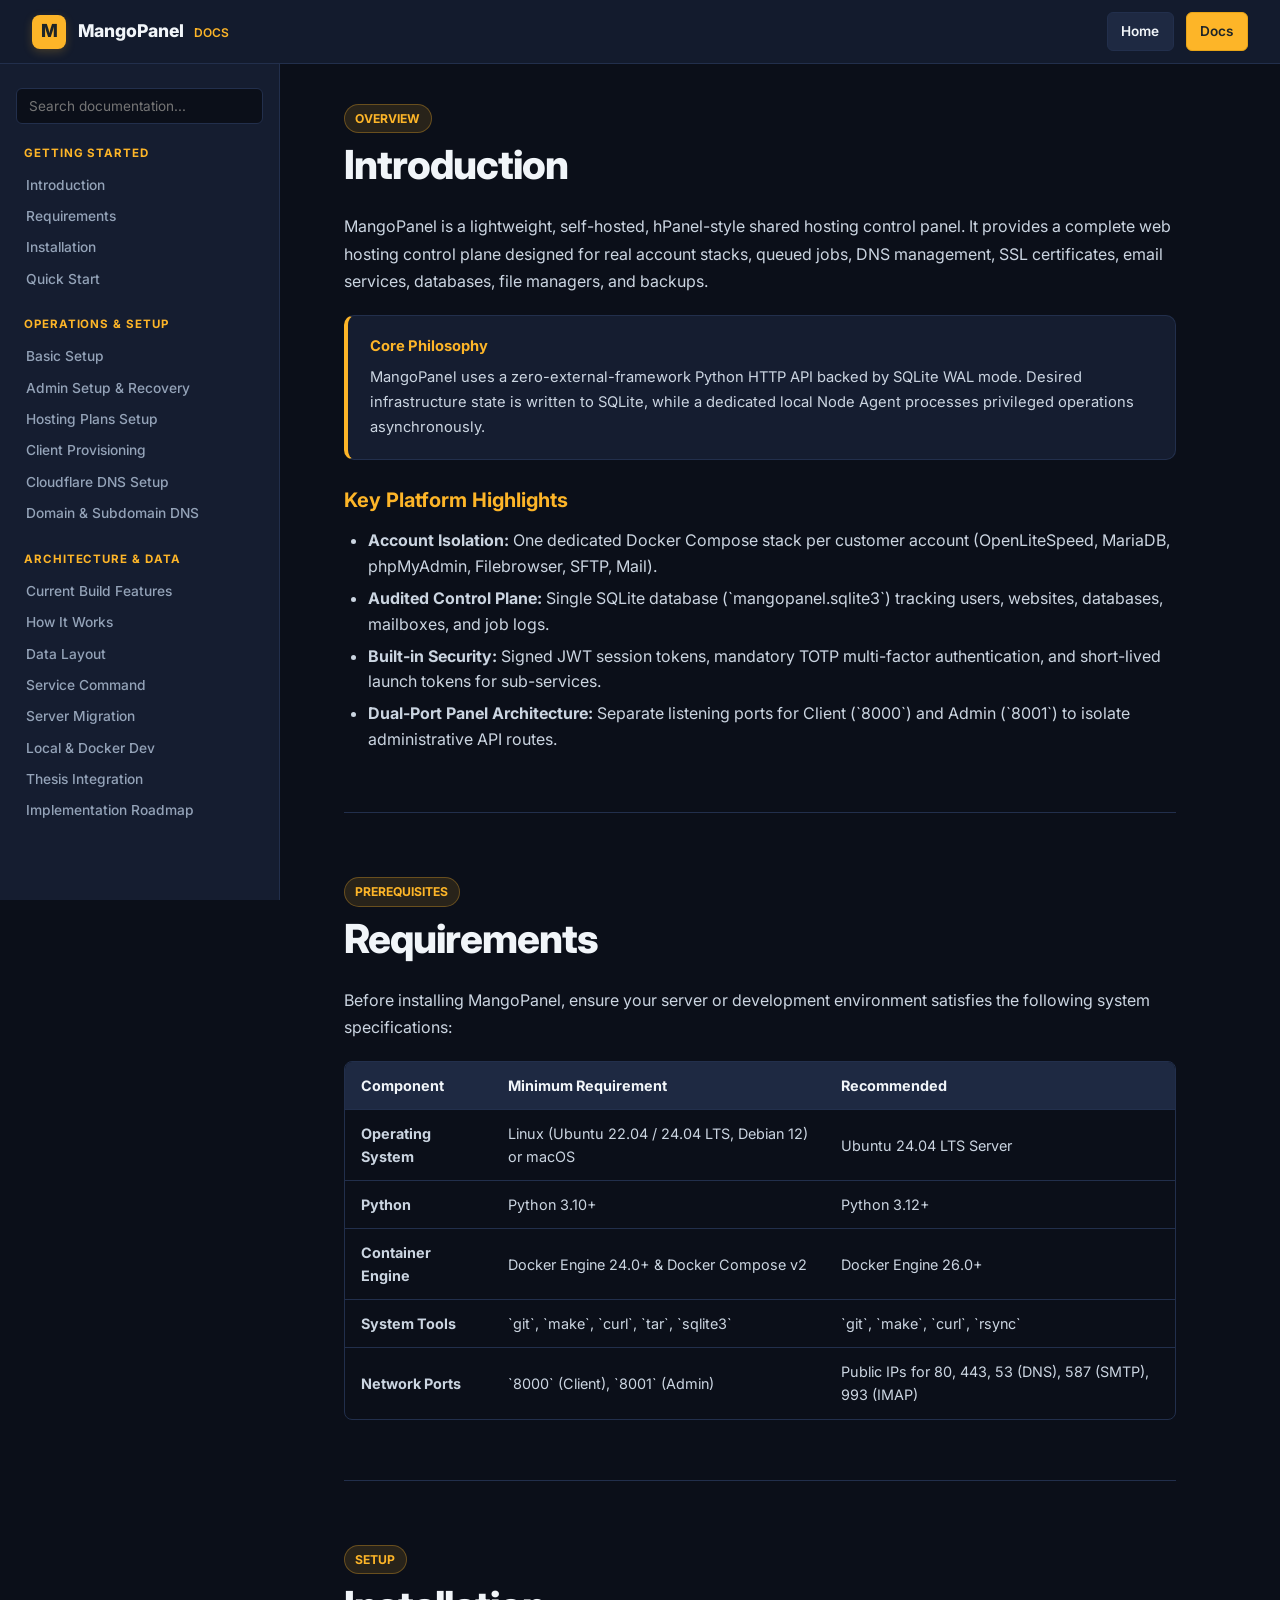
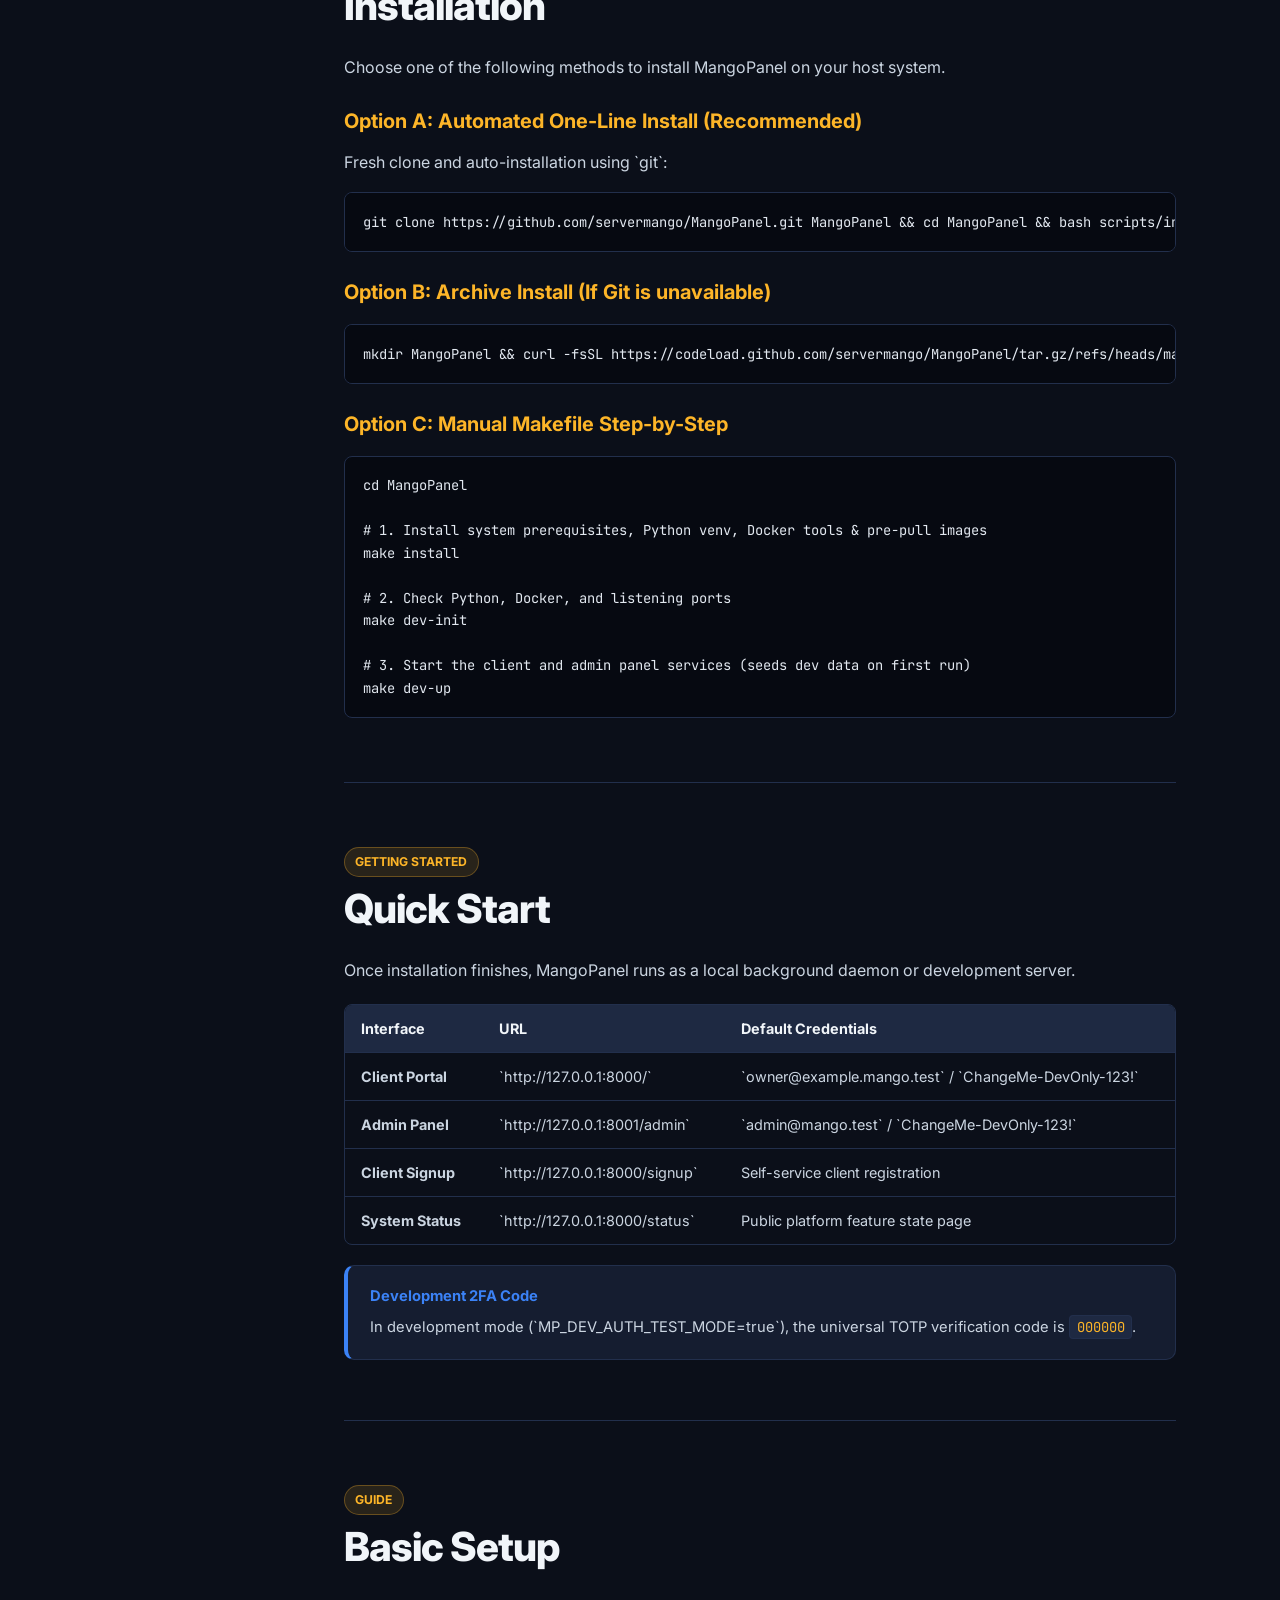
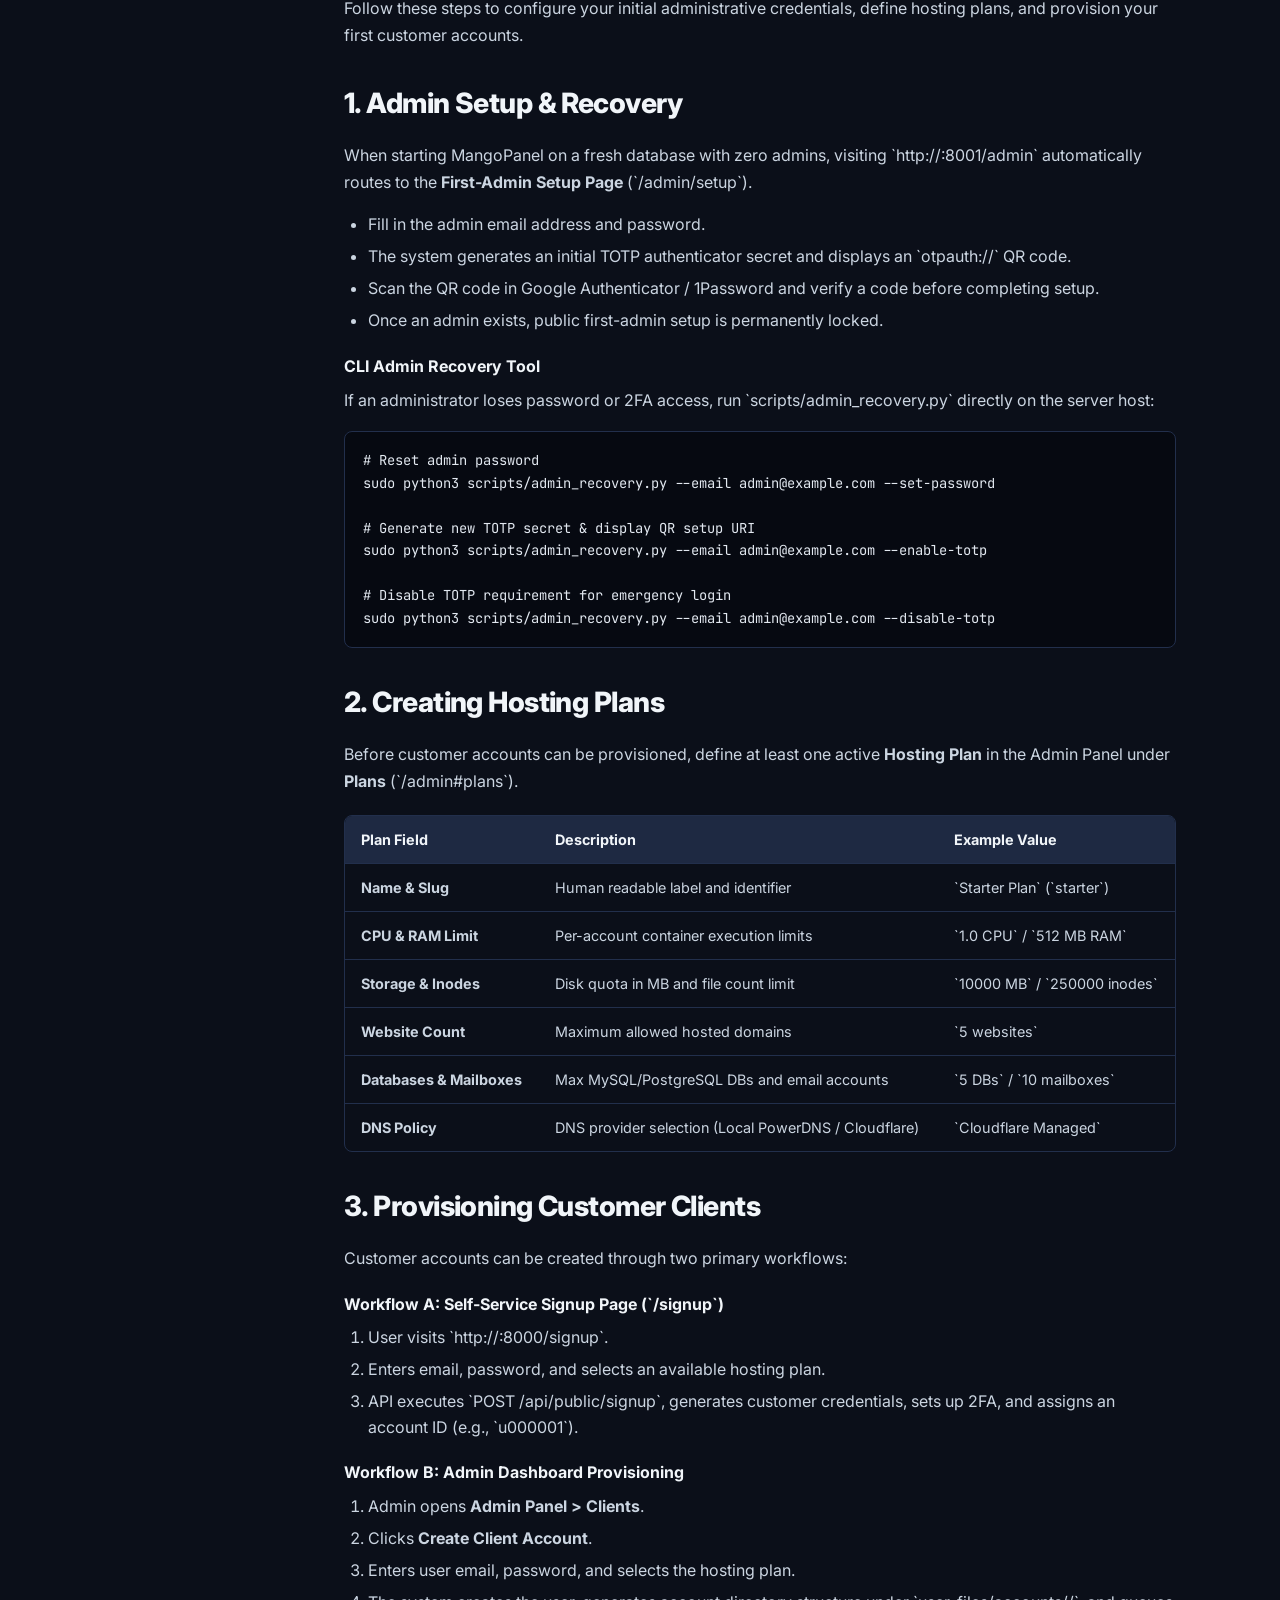
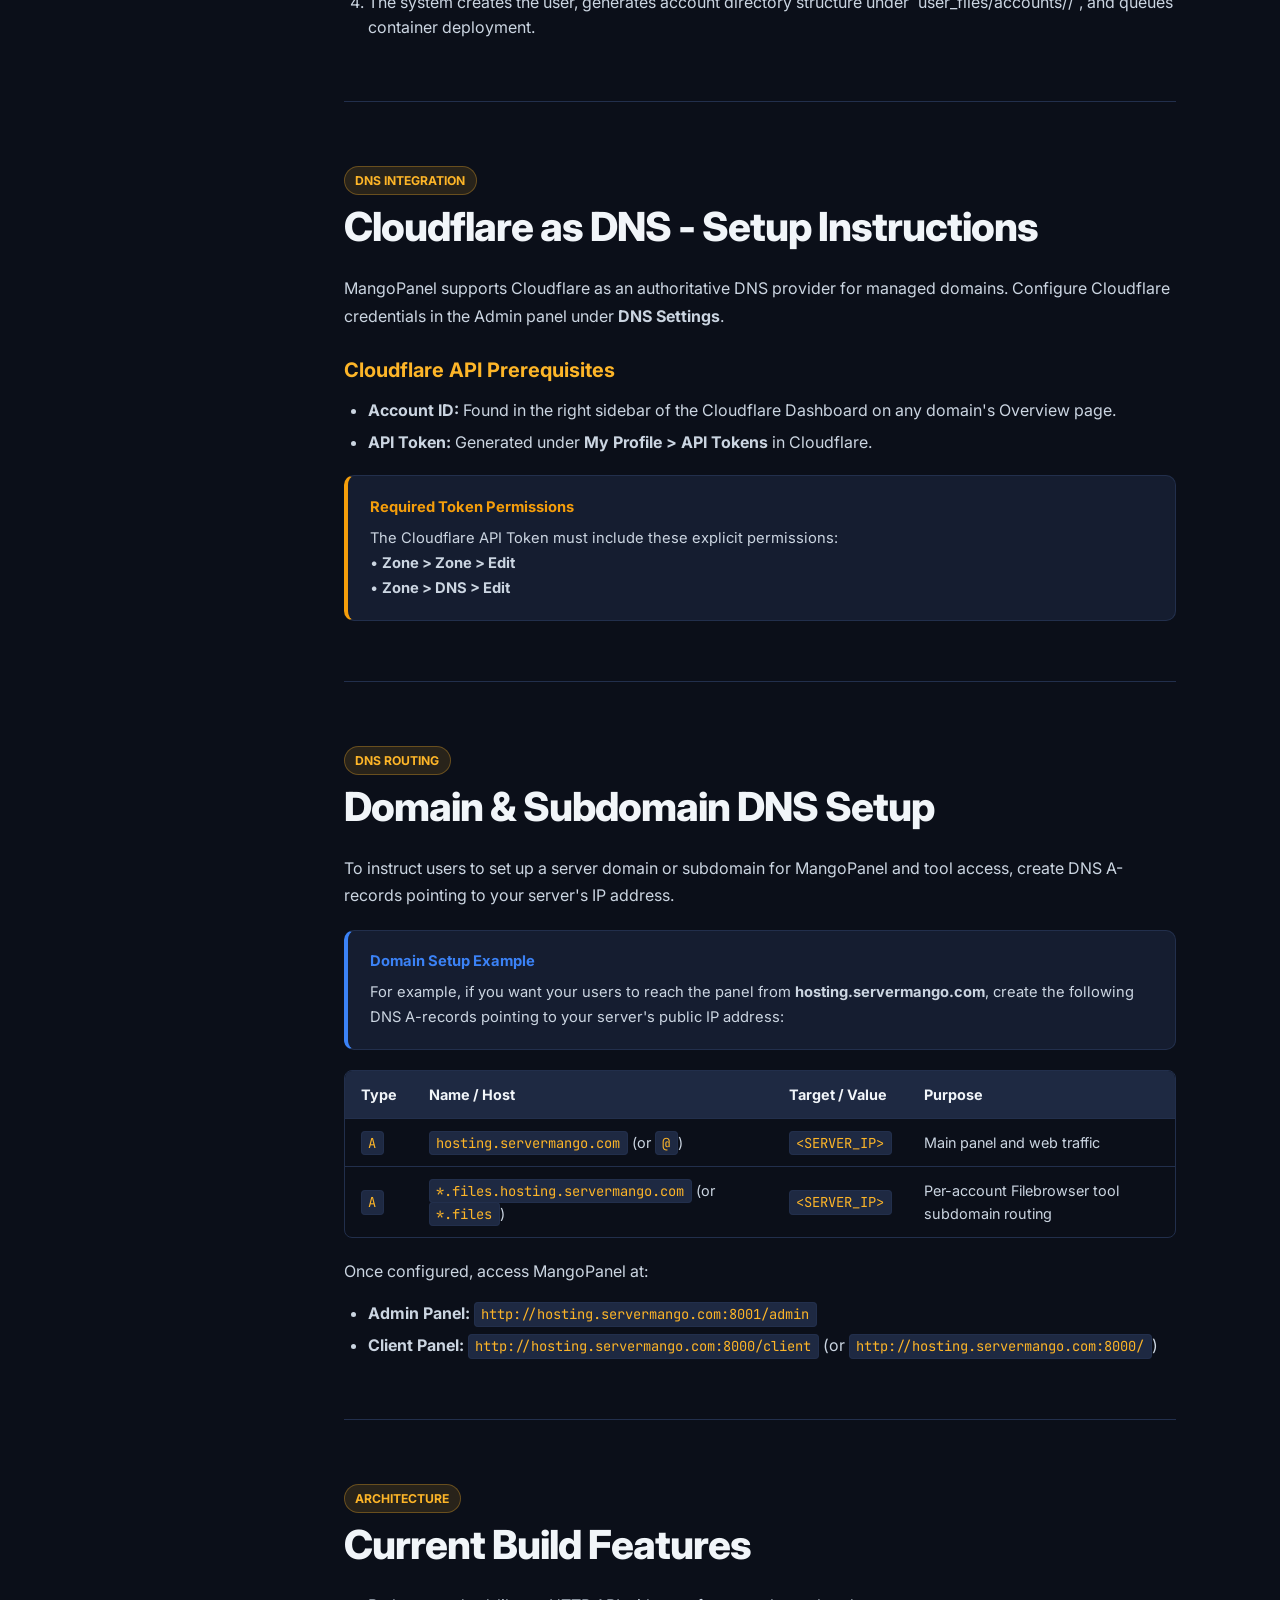
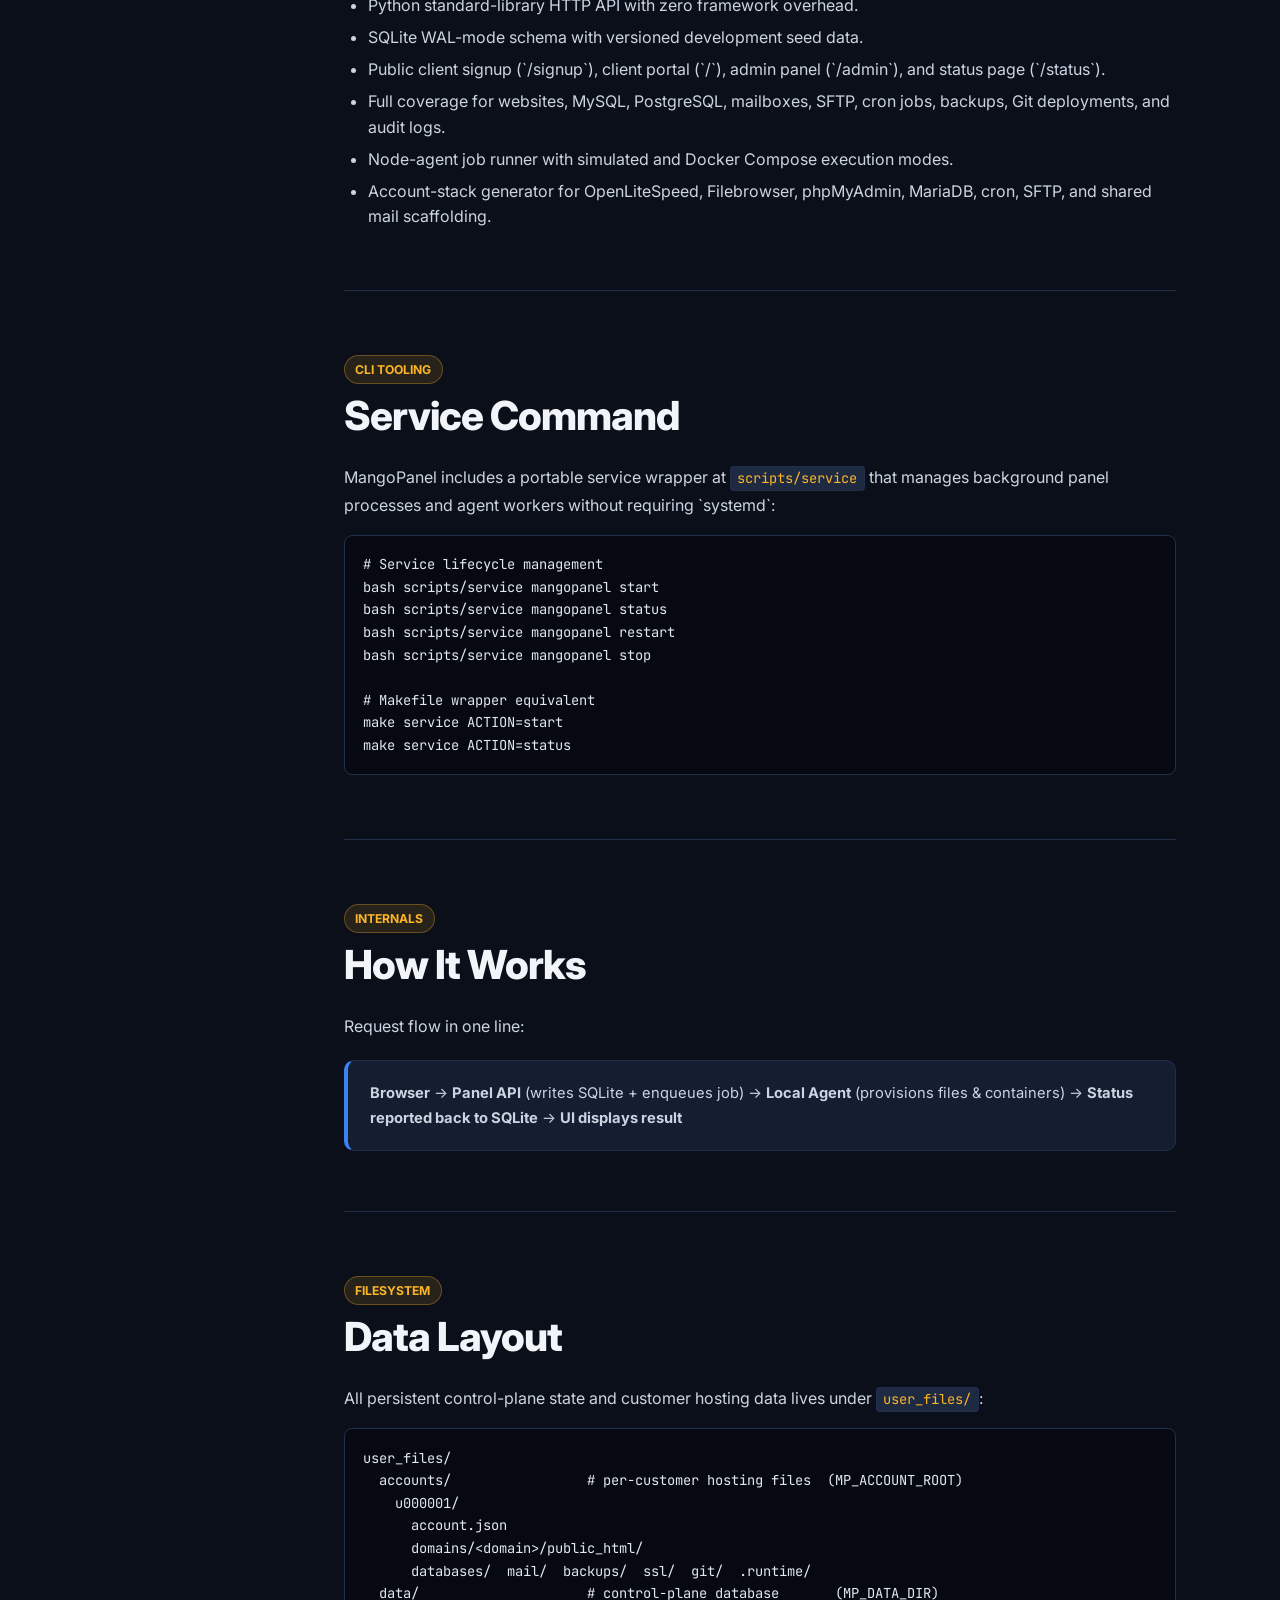
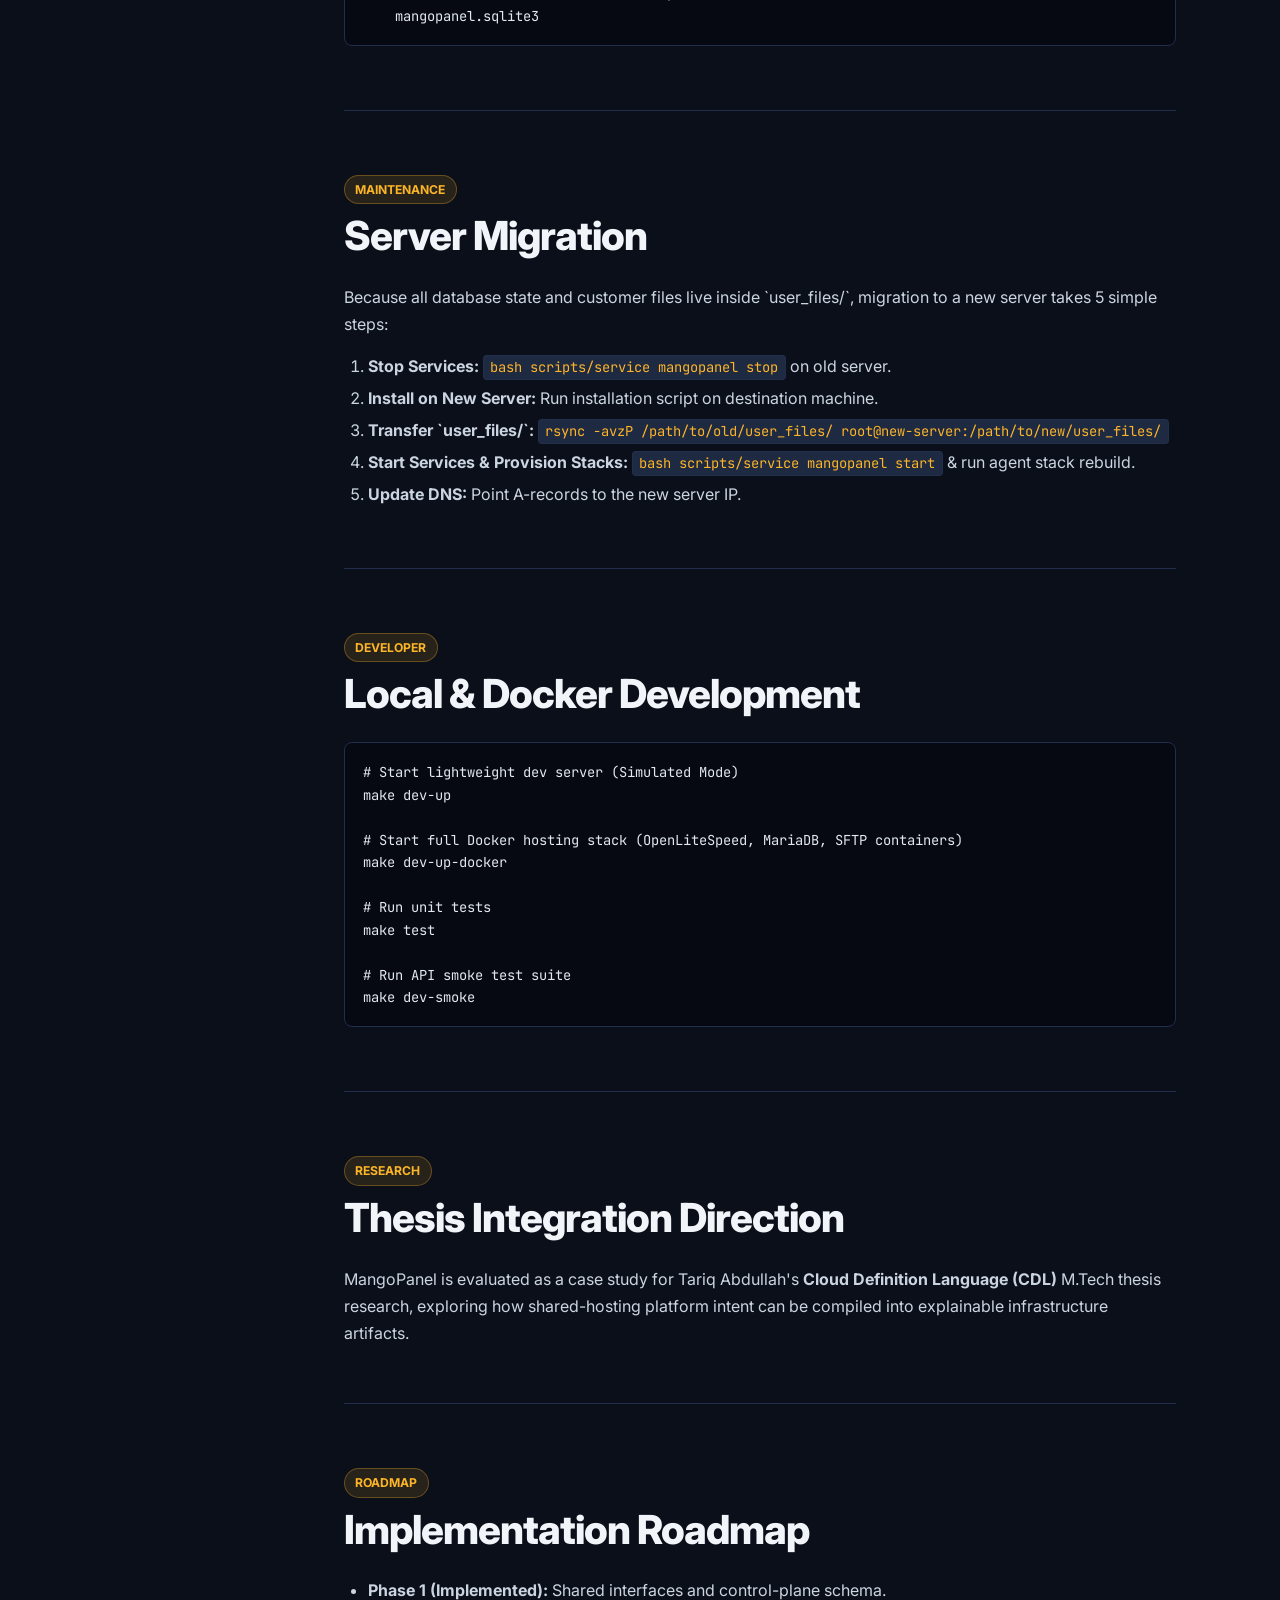
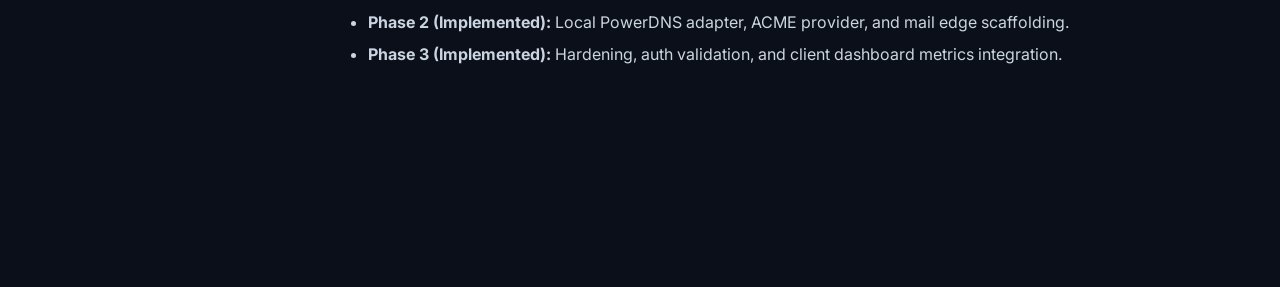
<file: docs/index.html>
<!DOCTYPE html>
<html lang="en">
<head>
    <meta charset="UTF-8">
    <meta name="viewport" content="width=device-width, initial-scale=1.0">
    <title>MangoPanel Documentation · Shared Hosting Control Plane</title>
    <meta name="description" content="Complete single-page documentation for MangoPanel: Installation, System Requirements, Basic Setup, Hosting Plans, Client Provisioning, Cloudflare DNS, Server Migration, and Architecture.">
    <link rel="preconnect" href="https://fonts.googleapis.com">
    <link rel="preconnect" href="https://fonts.gstatic.com" crossorigin>
    <link href="https://fonts.googleapis.com/css2?family=Inter:wght@400;500;600;700;800&family=JetBrains+Mono:wght@400;600;700&display=swap" rel="stylesheet">
    <style>
        :root {
            --bg: #0b0f19;
            --surface: #151d30;
            --surface-2: #1e2942;
            --surface-elevated: #263556;
            
            --text: #f1f5f9;
            --text-secondary: #cbd5e1;
            --muted: #94a3b8;
            --line: #222f4c;
            --line-hover: #33446b;
            
            --brand: #fdb528;
            --brand-strong: #e8a417;
            --brand-ink: #8a5800;
            --brand-tint: rgba(253, 181, 40, 0.12);
            --brand-glow: rgba(253, 181, 40, 0.22);
            
            --accent: #2c3136;
            --accent-dark: #1e2528;
            
            --success: #22c55e;
            --success-ink: #86efac;
            --success-tint: rgba(34, 197, 94, 0.12);
            
            --warning: #f59e0b;
            --danger: #ef4444;
            --info: #3b82f6;
            --info-tint: rgba(59, 130, 246, 0.12);
            
            --shadow: 0 10px 28px rgba(0, 0, 0, 0.35);
            --shadow-premium: 0 20px 45px -10px rgba(0, 0, 0, 0.5);
            --transition: all 0.2s ease-in-out;
            
            --font-body: 'Inter', ui-sans-serif, system-ui, -apple-system, BlinkMacSystemFont, "Segoe UI", Roboto, sans-serif;
            --font-mono: 'JetBrains Mono', ui-monospace, SFMono-Regular, Menlo, Monaco, Consolas, monospace;
        }

        * {
            box-sizing: border-box;
            margin: 0;
            padding: 0;
        }

        html {
            scroll-behavior: smooth;
        }

        body {
            font-family: var(--font-body);
            background-color: var(--bg);
            color: var(--text);
            line-height: 1.6;
            -webkit-font-smoothing: antialiased;
        }

        /* Top Header */
        header {
            height: 64px;
            padding: 0 2rem;
            display: flex;
            justify-content: space-between;
            align-items: center;
            background: rgba(21, 29, 48, 0.9);
            backdrop-filter: blur(16px);
            border-bottom: 1px solid var(--line);
            position: sticky;
            top: 0;
            z-index: 100;
        }

        .brand {
            display: flex;
            align-items: center;
            gap: 12px;
            text-decoration: none;
            color: var(--text);
        }

        .brand-mark {
            width: 34px;
            height: 34px;
            background: var(--brand);
            color: var(--accent-dark);
            font-weight: 800;
            font-size: 18px;
            border-radius: 8px;
            display: flex;
            align-items: center;
            justify-content: center;
            box-shadow: 0 3px 10px var(--brand-glow);
        }

        .brand-text strong {
            font-size: 1.1rem;
            font-weight: 800;
        }

        .brand-text small {
            color: var(--brand);
            font-size: 0.75rem;
            font-weight: 600;
            margin-left: 6px;
        }

        .header-actions {
            display: flex;
            align-items: center;
            gap: 0.75rem;
        }

        .btn-nav {
            display: inline-flex;
            align-items: center;
            gap: 0.4rem;
            padding: 0.45rem 0.85rem;
            border-radius: 6px;
            font-size: 0.85rem;
            font-weight: 600;
            text-decoration: none;
            transition: var(--transition);
            border: 1px solid var(--line);
            background: var(--surface-2);
            color: var(--text);
        }

        .btn-nav:hover {
            border-color: var(--brand);
            color: var(--brand);
        }

        .btn-nav-primary {
            background: var(--brand);
            color: var(--accent-dark);
            border-color: var(--brand-strong);
        }

        .btn-nav-primary:hover {
            background: var(--brand-strong);
            color: var(--accent-dark);
        }

        /* Documentation Layout */
        .docs-container {
            display: grid;
            grid-template-columns: 280px minmax(0, 1fr);
            min-height: calc(100vh - 64px);
        }

        /* Sidebar Navigation */
        .docs-sidebar {
            position: sticky;
            top: 64px;
            height: calc(100vh - 64px);
            overflow-y: auto;
            background: var(--surface);
            border-right: 1px solid var(--line);
            padding: 1.5rem 1rem;
        }

        .docs-search {
            margin-bottom: 1.25rem;
            position: relative;
        }

        .docs-search input {
            width: 100%;
            padding: 0.55rem 0.75rem;
            background: var(--bg);
            border: 1px solid var(--line);
            border-radius: 6px;
            color: var(--text);
            font-size: 0.85rem;
            font-family: var(--font-body);
            outline: none;
        }

        .docs-search input:focus {
            border-color: var(--brand);
        }

        .nav-group-title {
            font-size: 0.72rem;
            font-weight: 700;
            text-transform: uppercase;
            letter-spacing: 0.08em;
            color: var(--brand);
            margin: 1.25rem 0.5rem 0.5rem;
        }

        .nav-menu {
            list-style: none;
        }

        .nav-menu li a {
            display: block;
            padding: 0.42rem 0.65rem;
            color: var(--muted);
            text-decoration: none;
            font-size: 0.86rem;
            font-weight: 500;
            border-radius: 6px;
            transition: var(--transition);
            line-height: 1.3;
        }

        .nav-menu li a:hover,
        .nav-menu li a.active {
            color: var(--text);
            background: var(--surface-2);
        }

        .nav-menu li a.active {
            color: var(--brand);
            font-weight: 700;
            border-left: 2px solid var(--brand);
            border-radius: 0 6px 6px 0;
        }

        /* Main Content Area */
        .docs-content {
            padding: 2.5rem 4rem 6rem;
            max-width: 960px;
        }

        .docs-section {
            margin-bottom: 4rem;
            padding-bottom: 2.5rem;
            border-bottom: 1px solid var(--line);
        }

        .docs-section:last-child {
            border-bottom: none;
        }

        .docs-section h1 {
            font-size: 2.5rem;
            font-weight: 800;
            letter-spacing: -0.025em;
            margin-bottom: 1rem;
            color: var(--text);
        }

        .docs-section h2 {
            font-size: 1.75rem;
            font-weight: 800;
            letter-spacing: -0.02em;
            margin: 2rem 0 1rem;
            color: var(--text);
        }

        .docs-section h3 {
            font-size: 1.25rem;
            font-weight: 700;
            margin: 1.5rem 0 0.75rem;
            color: var(--brand);
        }

        .docs-section h4 {
            font-size: 1rem;
            font-weight: 700;
            margin: 1.2rem 0 0.5rem;
            color: var(--text);
        }

        .docs-section p {
            color: var(--text-secondary);
            font-size: 1rem;
            margin-bottom: 1rem;
            line-height: 1.7;
        }

        .docs-section ul, .docs-section ol {
            margin: 0.5rem 0 1.25rem 1.5rem;
            color: var(--text-secondary);
        }

        .docs-section li {
            margin-bottom: 0.4rem;
            line-height: 1.6;
        }

        /* Callout Cards & Badges */
        .callout {
            padding: 1.2rem 1.4rem;
            border-radius: 10px;
            background: var(--surface);
            border: 1px solid var(--line);
            border-left: 4px solid var(--brand);
            margin: 1.25rem 0;
        }

        .callout-title {
            font-size: 0.92rem;
            font-weight: 700;
            color: var(--brand);
            margin-bottom: 0.4rem;
            display: flex;
            align-items: center;
            gap: 0.5rem;
        }

        .callout p {
            margin-bottom: 0;
            font-size: 0.92rem;
            color: var(--text-secondary);
        }

        .callout-info { border-left-color: var(--info); }
        .callout-info .callout-title { color: var(--info); }

        .callout-warning { border-left-color: var(--warning); }
        .callout-warning .callout-title { color: var(--warning); }

        /* Tables */
        .table-wrapper {
            overflow-x: auto;
            margin: 1.25rem 0;
            border-radius: 8px;
            border: 1px solid var(--line);
        }

        table {
            width: 100%;
            border-collapse: collapse;
            text-align: left;
            font-size: 0.9rem;
        }

        th {
            background: var(--surface-2);
            color: var(--text);
            font-weight: 700;
            padding: 0.75rem 1rem;
            border-bottom: 1px solid var(--line);
        }

        td {
            padding: 0.75rem 1rem;
            border-bottom: 1px solid var(--line);
            color: var(--text-secondary);
        }

        tr:last-child td {
            border-bottom: none;
        }

        /* Code Blocks */
        pre {
            background: #060911;
            border: 1px solid var(--line);
            border-radius: 8px;
            padding: 1.1rem;
            overflow-x: auto;
            font-family: var(--font-mono);
            font-size: 0.88rem;
            color: #e2e8f0;
            margin: 1rem 0 1.5rem;
            position: relative;
        }

        code {
            font-family: var(--font-mono);
            font-size: 0.86rem;
            background: var(--surface-2);
            color: var(--brand);
            padding: 0.15rem 0.4rem;
            border-radius: 4px;
            border: 1px solid var(--line);
        }

        pre code {
            background: transparent;
            color: inherit;
            padding: 0;
            border: none;
        }

        .badge-pill {
            display: inline-flex;
            align-items: center;
            gap: 0.4rem;
            padding: 0.25rem 0.65rem;
            background: var(--brand-tint);
            border: 1px solid rgba(253, 181, 40, 0.3);
            border-radius: 999px;
            font-size: 0.76rem;
            font-weight: 700;
            color: var(--brand);
            text-transform: uppercase;
        }

        /* Responsive UI */
        @media (max-width: 900px) {
            .docs-container {
                grid-template-columns: 1fr;
            }
            .docs-sidebar {
                display: none;
            }
            .docs-content {
                padding: 2rem 1.5rem 4rem;
            }
        }
    </style>
</head>
<body>

    <!-- Header -->
    <header>
        <a href="/" class="brand">
            <span class="brand-mark">M</span>
            <div class="brand-text">
                <strong>MangoPanel</strong>
                <small>DOCS</small>
            </div>
        </a>
        <div class="header-actions">
            <a href="/" class="btn-nav">Home</a>
            <a href="docs.html" class="btn-nav btn-nav-primary">Docs</a>
        </div>
    </header>

    <div class="docs-container">
        <!-- Sidebar Navigation -->
        <aside class="docs-sidebar">
            <div class="docs-search">
                <input type="text" id="menu-search" placeholder="Search documentation..." onkeyup="filterDocsNav()">
            </div>
            
            <div class="nav-group-title">Getting Started</div>
            <ul class="nav-menu">
                <li><a href="#introduction" class="active">Introduction</a></li>
                <li><a href="#requirements">Requirements</a></li>
                <li><a href="#installation">Installation</a></li>
                <li><a href="#quick-start">Quick Start</a></li>
            </ul>

            <div class="nav-group-title">Operations &amp; Setup</div>
            <ul class="nav-menu">
                <li><a href="#basic-setup">Basic Setup</a></li>
                <li><a href="#admin-management">Admin Setup &amp; Recovery</a></li>
                <li><a href="#creating-plans">Hosting Plans Setup</a></li>
                <li><a href="#provisioning-clients">Client Provisioning</a></li>
                <li><a href="#cloudflare-dns">Cloudflare DNS Setup</a></li>
                <li><a href="#dns-domain-setup">Domain &amp; Subdomain DNS</a></li>
            </ul>

            <div class="nav-group-title">Architecture &amp; Data</div>
            <ul class="nav-menu">
                <li><a href="#current-build">Current Build Features</a></li>
                <li><a href="#how-it-works">How It Works</a></li>
                <li><a href="#data-layout">Data Layout</a></li>
                <li><a href="#service-command">Service Command</a></li>
                <li><a href="#server-migration">Server Migration</a></li>
                <li><a href="#local-development">Local &amp; Docker Dev</a></li>
                <li><a href="#thesis-direction">Thesis Integration</a></li>
                <li><a href="#next-steps">Implementation Roadmap</a></li>
            </ul>
        </aside>

        <!-- Main Content -->
        <main class="docs-content">

            <!-- INTRODUCTION -->
            <section id="introduction" class="docs-section">
                <span class="badge-pill">Overview</span>
                <h1>Introduction</h1>
                <p>MangoPanel is a lightweight, self-hosted, hPanel-style shared hosting control panel. It provides a complete web hosting control plane designed for real account stacks, queued jobs, DNS management, SSL certificates, email services, databases, file managers, and backups.</p>
                
                <div class="callout">
                    <div class="callout-title">Core Philosophy</div>
                    <p>MangoPanel uses a zero-external-framework Python HTTP API backed by SQLite WAL mode. Desired infrastructure state is written to SQLite, while a dedicated local Node Agent processes privileged operations asynchronously.</p>
                </div>

                <h3>Key Platform Highlights</h3>
                <ul>
                    <li><strong>Account Isolation:</strong> One dedicated Docker Compose stack per customer account (OpenLiteSpeed, MariaDB, phpMyAdmin, Filebrowser, SFTP, Mail).</li>
                    <li><strong>Audited Control Plane:</strong> Single SQLite database (`mangopanel.sqlite3`) tracking users, websites, databases, mailboxes, and job logs.</li>
                    <li><strong>Built-in Security:</strong> Signed JWT session tokens, mandatory TOTP multi-factor authentication, and short-lived launch tokens for sub-services.</li>
                    <li><strong>Dual-Port Panel Architecture:</strong> Separate listening ports for Client (`8000`) and Admin (`8001`) to isolate administrative API routes.</li>
                </ul>
            </section>

            <!-- REQUIREMENTS -->
            <section id="requirements" class="docs-section">
                <span class="badge-pill">Prerequisites</span>
                <h1>Requirements</h1>
                <p>Before installing MangoPanel, ensure your server or development environment satisfies the following system specifications:</p>

                <div class="table-wrapper">
                    <table>
                        <thead>
                            <tr>
                                <th>Component</th>
                                <th>Minimum Requirement</th>
                                <th>Recommended</th>
                            </tr>
                        </thead>
                        <tbody>
                            <tr>
                                <td><strong>Operating System</strong></td>
                                <td>Linux (Ubuntu 22.04 / 24.04 LTS, Debian 12) or macOS</td>
                                <td>Ubuntu 24.04 LTS Server</td>
                            </tr>
                            <tr>
                                <td><strong>Python</strong></td>
                                <td>Python 3.10+</td>
                                <td>Python 3.12+</td>
                            </tr>
                            <tr>
                                <td><strong>Container Engine</strong></td>
                                <td>Docker Engine 24.0+ &amp; Docker Compose v2</td>
                                <td>Docker Engine 26.0+</td>
                            </tr>
                            <tr>
                                <td><strong>System Tools</strong></td>
                                <td>`git`, `make`, `curl`, `tar`, `sqlite3`</td>
                                <td>`git`, `make`, `curl`, `rsync`</td>
                            </tr>
                            <tr>
                                <td><strong>Network Ports</strong></td>
                                <td>`8000` (Client), `8001` (Admin)</td>
                                <td>Public IPs for 80, 443, 53 (DNS), 587 (SMTP), 993 (IMAP)</td>
                            </tr>
                        </tbody>
                    </table>
                </div>
            </section>

            <!-- INSTALLATION -->
            <section id="installation" class="docs-section">
                <span class="badge-pill">Setup</span>
                <h1>Installation</h1>
                <p>Choose one of the following methods to install MangoPanel on your host system.</p>

                <h3>Option A: Automated One-Line Install (Recommended)</h3>
                <p>Fresh clone and auto-installation using `git`:</p>
                <pre><code>git clone https://github.com/servermango/MangoPanel.git MangoPanel &amp;&amp; cd MangoPanel &amp;&amp; bash scripts/install.sh</code></pre>

                <h3>Option B: Archive Install (If Git is unavailable)</h3>
                <pre><code>mkdir MangoPanel &amp;&amp; curl -fsSL https://codeload.github.com/servermango/MangoPanel/tar.gz/refs/heads/main | tar -xz -C MangoPanel --strip-components=1 &amp;&amp; cd MangoPanel &amp;&amp; bash scripts/install.sh</code></pre>

                <h3>Option C: Manual Makefile Step-by-Step</h3>
                <pre><code>cd MangoPanel

# 1. Install system prerequisites, Python venv, Docker tools &amp; pre-pull images
make install

# 2. Check Python, Docker, and listening ports
make dev-init

# 3. Start the client and admin panel services (seeds dev data on first run)
make dev-up</code></pre>
            </section>

            <!-- QUICK START -->
            <section id="quick-start" class="docs-section">
                <span class="badge-pill">Getting Started</span>
                <h1>Quick Start</h1>
                <p>Once installation finishes, MangoPanel runs as a local background daemon or development server.</p>

                <div class="table-wrapper">
                    <table>
                        <thead>
                            <tr>
                                <th>Interface</th>
                                <th>URL</th>
                                <th>Default Credentials</th>
                            </tr>
                        </thead>
                        <tbody>
                            <tr>
                                <td><strong>Client Portal</strong></td>
                                <td>`http://127.0.0.1:8000/`</td>
                                <td>`owner@example.mango.test` / `ChangeMe-DevOnly-123!`</td>
                            </tr>
                            <tr>
                                <td><strong>Admin Panel</strong></td>
                                <td>`http://127.0.0.1:8001/admin`</td>
                                <td>`admin@mango.test` / `ChangeMe-DevOnly-123!`</td>
                            </tr>
                            <tr>
                                <td><strong>Client Signup</strong></td>
                                <td>`http://127.0.0.1:8000/signup`</td>
                                <td>Self-service client registration</td>
                            </tr>
                            <tr>
                                <td><strong>System Status</strong></td>
                                <td>`http://127.0.0.1:8000/status`</td>
                                <td>Public platform feature state page</td>
                            </tr>
                        </tbody>
                    </table>
                </div>

                <div class="callout callout-info">
                    <div class="callout-title">Development 2FA Code</div>
                    <p>In development mode (`MP_DEV_AUTH_TEST_MODE=true`), the universal TOTP verification code is <code>000000</code>.</p>
                </div>
            </section>

            <!-- BASIC SETUP -->
            <section id="basic-setup" class="docs-section">
                <span class="badge-pill">Guide</span>
                <h1>Basic Setup</h1>
                <p>Follow these steps to configure your initial administrative credentials, define hosting plans, and provision your first customer accounts.</p>

                <h2 id="admin-management">1. Admin Setup &amp; Recovery</h2>
                <p>When starting MangoPanel on a fresh database with zero admins, visiting `http://<server-ip>:8001/admin` automatically routes to the <strong>First-Admin Setup Page</strong> (`/admin/setup`).</p>
                
                <ul>
                    <li>Fill in the admin email address and password.</li>
                    <li>The system generates an initial TOTP authenticator secret and displays an `otpauth://` QR code.</li>
                    <li>Scan the QR code in Google Authenticator / 1Password and verify a code before completing setup.</li>
                    <li>Once an admin exists, public first-admin setup is permanently locked.</li>
                </ul>

                <h4>CLI Admin Recovery Tool</h4>
                <p>If an administrator loses password or 2FA access, run `scripts/admin_recovery.py` directly on the server host:</p>
                <pre><code># Reset admin password
sudo python3 scripts/admin_recovery.py --email admin@example.com --set-password

# Generate new TOTP secret &amp; display QR setup URI
sudo python3 scripts/admin_recovery.py --email admin@example.com --enable-totp

# Disable TOTP requirement for emergency login
sudo python3 scripts/admin_recovery.py --email admin@example.com --disable-totp</code></pre>

                <h2 id="creating-plans">2. Creating Hosting Plans</h2>
                <p>Before customer accounts can be provisioned, define at least one active <strong>Hosting Plan</strong> in the Admin Panel under <strong>Plans</strong> (`/admin#plans`).</p>

                <div class="table-wrapper">
                    <table>
                        <thead>
                            <tr>
                                <th>Plan Field</th>
                                <th>Description</th>
                                <th>Example Value</th>
                            </tr>
                        </thead>
                        <tbody>
                            <tr>
                                <td><strong>Name &amp; Slug</strong></td>
                                <td>Human readable label and identifier</td>
                                <td>`Starter Plan` (`starter`)</td>
                            </tr>
                            <tr>
                                <td><strong>CPU &amp; RAM Limit</strong></td>
                                <td>Per-account container execution limits</td>
                                <td>`1.0 CPU` / `512 MB RAM`</td>
                            </tr>
                            <tr>
                                <td><strong>Storage &amp; Inodes</strong></td>
                                <td>Disk quota in MB and file count limit</td>
                                <td>`10000 MB` / `250000 inodes`</td>
                            </tr>
                            <tr>
                                <td><strong>Website Count</strong></td>
                                <td>Maximum allowed hosted domains</td>
                                <td>`5 websites`</td>
                            </tr>
                            <tr>
                                <td><strong>Databases &amp; Mailboxes</strong></td>
                                <td>Max MySQL/PostgreSQL DBs and email accounts</td>
                                <td>`5 DBs` / `10 mailboxes`</td>
                            </tr>
                            <tr>
                                <td><strong>DNS Policy</strong></td>
                                <td>DNS provider selection (Local PowerDNS / Cloudflare)</td>
                                <td>`Cloudflare Managed`</td>
                            </tr>
                        </tbody>
                    </table>
                </div>

                <h2 id="provisioning-clients">3. Provisioning Customer Clients</h2>
                <p>Customer accounts can be created through two primary workflows:</p>

                <h4>Workflow A: Self-Service Signup Page (`/signup`)</h4>
                <ol>
                    <li>User visits `http://<server-ip>:8000/signup`.</li>
                    <li>Enters email, password, and selects an available hosting plan.</li>
                    <li>API executes `POST /api/public/signup`, generates customer credentials, sets up 2FA, and assigns an account ID (e.g., `u000001`).</li>
                </ol>

                <h4>Workflow B: Admin Dashboard Provisioning</h4>
                <ol>
                    <li>Admin opens <strong>Admin Panel &gt; Clients</strong>.</li>
                    <li>Clicks <strong>Create Client Account</strong>.</li>
                    <li>Enters user email, password, and selects the hosting plan.</li>
                    <li>The system creates the user, generates account directory structure under `user_files/accounts/<account_id>/`, and queues container deployment.</li>
                </ol>
            </section>

            <!-- CLOUDFLARE DNS -->
            <section id="cloudflare-dns" class="docs-section">
                <span class="badge-pill">DNS Integration</span>
                <h1>Cloudflare as DNS - Setup Instructions</h1>
                <p>MangoPanel supports Cloudflare as an authoritative DNS provider for managed domains. Configure Cloudflare credentials in the Admin panel under <strong>DNS Settings</strong>.</p>

                <h3>Cloudflare API Prerequisites</h3>
                <ul>
                    <li><strong>Account ID:</strong> Found in the right sidebar of the Cloudflare Dashboard on any domain's Overview page.</li>
                    <li><strong>API Token:</strong> Generated under <strong>My Profile &gt; API Tokens</strong> in Cloudflare.</li>
                </ul>

                <div class="callout callout-warning">
                    <div class="callout-title">Required Token Permissions</div>
                    <p>The Cloudflare API Token must include these explicit permissions:<br>
                    • <strong>Zone &gt; Zone &gt; Edit</strong><br>
                    • <strong>Zone &gt; DNS &gt; Edit</strong></p>
                </div>
            </section>

            <!-- DOMAIN & SUBDOMAIN DNS SETUP -->
            <section id="dns-domain-setup" class="docs-section">
                <span class="badge-pill">DNS Routing</span>
                <h1>Domain &amp; Subdomain DNS Setup</h1>
                <p>To instruct users to set up a server domain or subdomain for MangoPanel and tool access, create DNS A-records pointing to your server's IP address.</p>

                <div class="callout callout-info">
                    <div class="callout-title">Domain Setup Example</div>
                    <p>For example, if you want your users to reach the panel from <strong>hosting.servermango.com</strong>, create the following DNS A-records pointing to your server's public IP address:</p>
                </div>

                <div class="table-wrapper">
                    <table>
                        <thead>
                            <tr>
                                <th>Type</th>
                                <th>Name / Host</th>
                                <th>Target / Value</th>
                                <th>Purpose</th>
                            </tr>
                        </thead>
                        <tbody>
                            <tr>
                                <td><code>A</code></td>
                                <td><code>hosting.servermango.com</code> (or <code>@</code>)</td>
                                <td><code>&lt;SERVER_IP&gt;</code></td>
                                <td>Main panel and web traffic</td>
                            </tr>
                            <tr>
                                <td><code>A</code></td>
                                <td><code>*.files.hosting.servermango.com</code> (or <code>*.files</code>)</td>
                                <td><code>&lt;SERVER_IP&gt;</code></td>
                                <td>Per-account Filebrowser tool subdomain routing</td>
                            </tr>
                        </tbody>
                    </table>
                </div>

                <p>Once configured, access MangoPanel at:</p>
                <ul>
                    <li><strong>Admin Panel:</strong> <code>http://hosting.servermango.com:8001/admin</code></li>
                    <li><strong>Client Panel:</strong> <code>http://hosting.servermango.com:8000/client</code> (or <code>http://hosting.servermango.com:8000/</code>)</li>
                </ul>
            </section>

            <!-- CURRENT BUILD -->
            <section id="current-build" class="docs-section">
                <span class="badge-pill">Architecture</span>
                <h1>Current Build Features</h1>
                <ul>
                    <li>Python standard-library HTTP API with zero framework overhead.</li>
                    <li>SQLite WAL-mode schema with versioned development seed data.</li>
                    <li>Public client signup (`/signup`), client portal (`/`), admin panel (`/admin`), and status page (`/status`).</li>
                    <li>Full coverage for websites, MySQL, PostgreSQL, mailboxes, SFTP, cron jobs, backups, Git deployments, and audit logs.</li>
                    <li>Node-agent job runner with simulated and Docker Compose execution modes.</li>
                    <li>Account-stack generator for OpenLiteSpeed, Filebrowser, phpMyAdmin, MariaDB, cron, SFTP, and shared mail scaffolding.</li>
                </ul>
            </section>

            <!-- SERVICE COMMAND -->
            <section id="service-command" class="docs-section">
                <span class="badge-pill">CLI Tooling</span>
                <h1>Service Command</h1>
                <p>MangoPanel includes a portable service wrapper at <code>scripts/service</code> that manages background panel processes and agent workers without requiring `systemd`:</p>

                <pre><code># Service lifecycle management
bash scripts/service mangopanel start
bash scripts/service mangopanel status
bash scripts/service mangopanel restart
bash scripts/service mangopanel stop

# Makefile wrapper equivalent
make service ACTION=start
make service ACTION=status</code></pre>
            </section>

            <!-- HOW IT WORKS -->
            <section id="how-it-works" class="docs-section">
                <span class="badge-pill">Internals</span>
                <h1>How It Works</h1>
                <p>Request flow in one line:</p>
                <div class="callout callout-info">
                    <p><strong>Browser</strong> &rarr; <strong>Panel API</strong> (writes SQLite + enqueues job) &rarr; <strong>Local Agent</strong> (provisions files &amp; containers) &rarr; <strong>Status reported back to SQLite</strong> &rarr; <strong>UI displays result</strong></p>
                </div>
            </section>

            <!-- DATA LAYOUT -->
            <section id="data-layout" class="docs-section">
                <span class="badge-pill">Filesystem</span>
                <h1>Data Layout</h1>
                <p>All persistent control-plane state and customer hosting data lives under <code>user_files/</code>:</p>
                <pre><code>user_files/
  accounts/                 # per-customer hosting files  (MP_ACCOUNT_ROOT)
    u000001/
      account.json
      domains/&lt;domain&gt;/public_html/
      databases/  mail/  backups/  ssl/  git/  .runtime/
  data/                     # control-plane database       (MP_DATA_DIR)
    mangopanel.sqlite3</code></pre>
            </section>

            <!-- SERVER MIGRATION -->
            <section id="server-migration" class="docs-section">
                <span class="badge-pill">Maintenance</span>
                <h1>Server Migration</h1>
                <p>Because all database state and customer files live inside `user_files/`, migration to a new server takes 5 simple steps:</p>

                <ol>
                    <li><strong>Stop Services:</strong> <code>bash scripts/service mangopanel stop</code> on old server.</li>
                    <li><strong>Install on New Server:</strong> Run installation script on destination machine.</li>
                    <li><strong>Transfer `user_files/`:</strong> <code>rsync -avzP /path/to/old/user_files/ root@new-server:/path/to/new/user_files/</code></li>
                    <li><strong>Start Services &amp; Provision Stacks:</strong> <code>bash scripts/service mangopanel start</code> &amp; run agent stack rebuild.</li>
                    <li><strong>Update DNS:</strong> Point A-records to the new server IP.</li>
                </ol>
            </section>

            <!-- LOCAL DEVELOPMENT -->
            <section id="local-development" class="docs-section">
                <span class="badge-pill">Developer</span>
                <h1>Local &amp; Docker Development</h1>
                <pre><code># Start lightweight dev server (Simulated Mode)
make dev-up

# Start full Docker hosting stack (OpenLiteSpeed, MariaDB, SFTP containers)
make dev-up-docker

# Run unit tests
make test

# Run API smoke test suite
make dev-smoke</code></pre>
            </section>

            <!-- THESIS DIRECTION -->
            <section id="thesis-direction" class="docs-section">
                <span class="badge-pill">Research</span>
                <h1>Thesis Integration Direction</h1>
                <p>MangoPanel is evaluated as a case study for Tariq Abdullah's <strong>Cloud Definition Language (CDL)</strong> M.Tech thesis research, exploring how shared-hosting platform intent can be compiled into explainable infrastructure artifacts.</p>
            </section>

            <!-- NEXT STEPS -->
            <section id="next-steps" class="docs-section">
                <span class="badge-pill">Roadmap</span>
                <h1>Implementation Roadmap</h1>
                <ul>
                    <li><strong>Phase 1 (Implemented):</strong> Shared interfaces and control-plane schema.</li>
                    <li><strong>Phase 2 (Implemented):</strong> Local PowerDNS adapter, ACME provider, and mail edge scaffolding.</li>
                    <li><strong>Phase 3 (Implemented):</strong> Hardening, auth validation, and client dashboard metrics integration.</li>
                </ul>
            </section>

        </main>
    </div>

    <script>
        // Sidebar Navigation Active Link Highlight on Scroll
        const sections = document.querySelectorAll('.docs-section');
        const navLinks = document.querySelectorAll('.nav-menu li a');

        window.addEventListener('scroll', () => {
            let current = '';
            sections.forEach(section => {
                const sectionTop = section.offsetTop - 100;
                if (pageYOffset >= sectionTop) {
                    current = section.getAttribute('id');
                }
            });

            navLinks.forEach(link => {
                link.classList.remove('active');
                if (link.getAttribute('href') === `#${current}`) {
                    link.classList.add('active');
                }
            });
        });

        // Filter Sidebar Nav via Search Input
        function filterDocsNav() {
            const input = document.getElementById('menu-search').value.toLowerCase();
            const items = document.querySelectorAll('.nav-menu li');
            items.forEach(item => {
                const text = item.textContent.toLowerCase();
                item.style.display = text.includes(input) ? '' : 'none';
            });
        }
    </script>
</body>
</html>
</file>
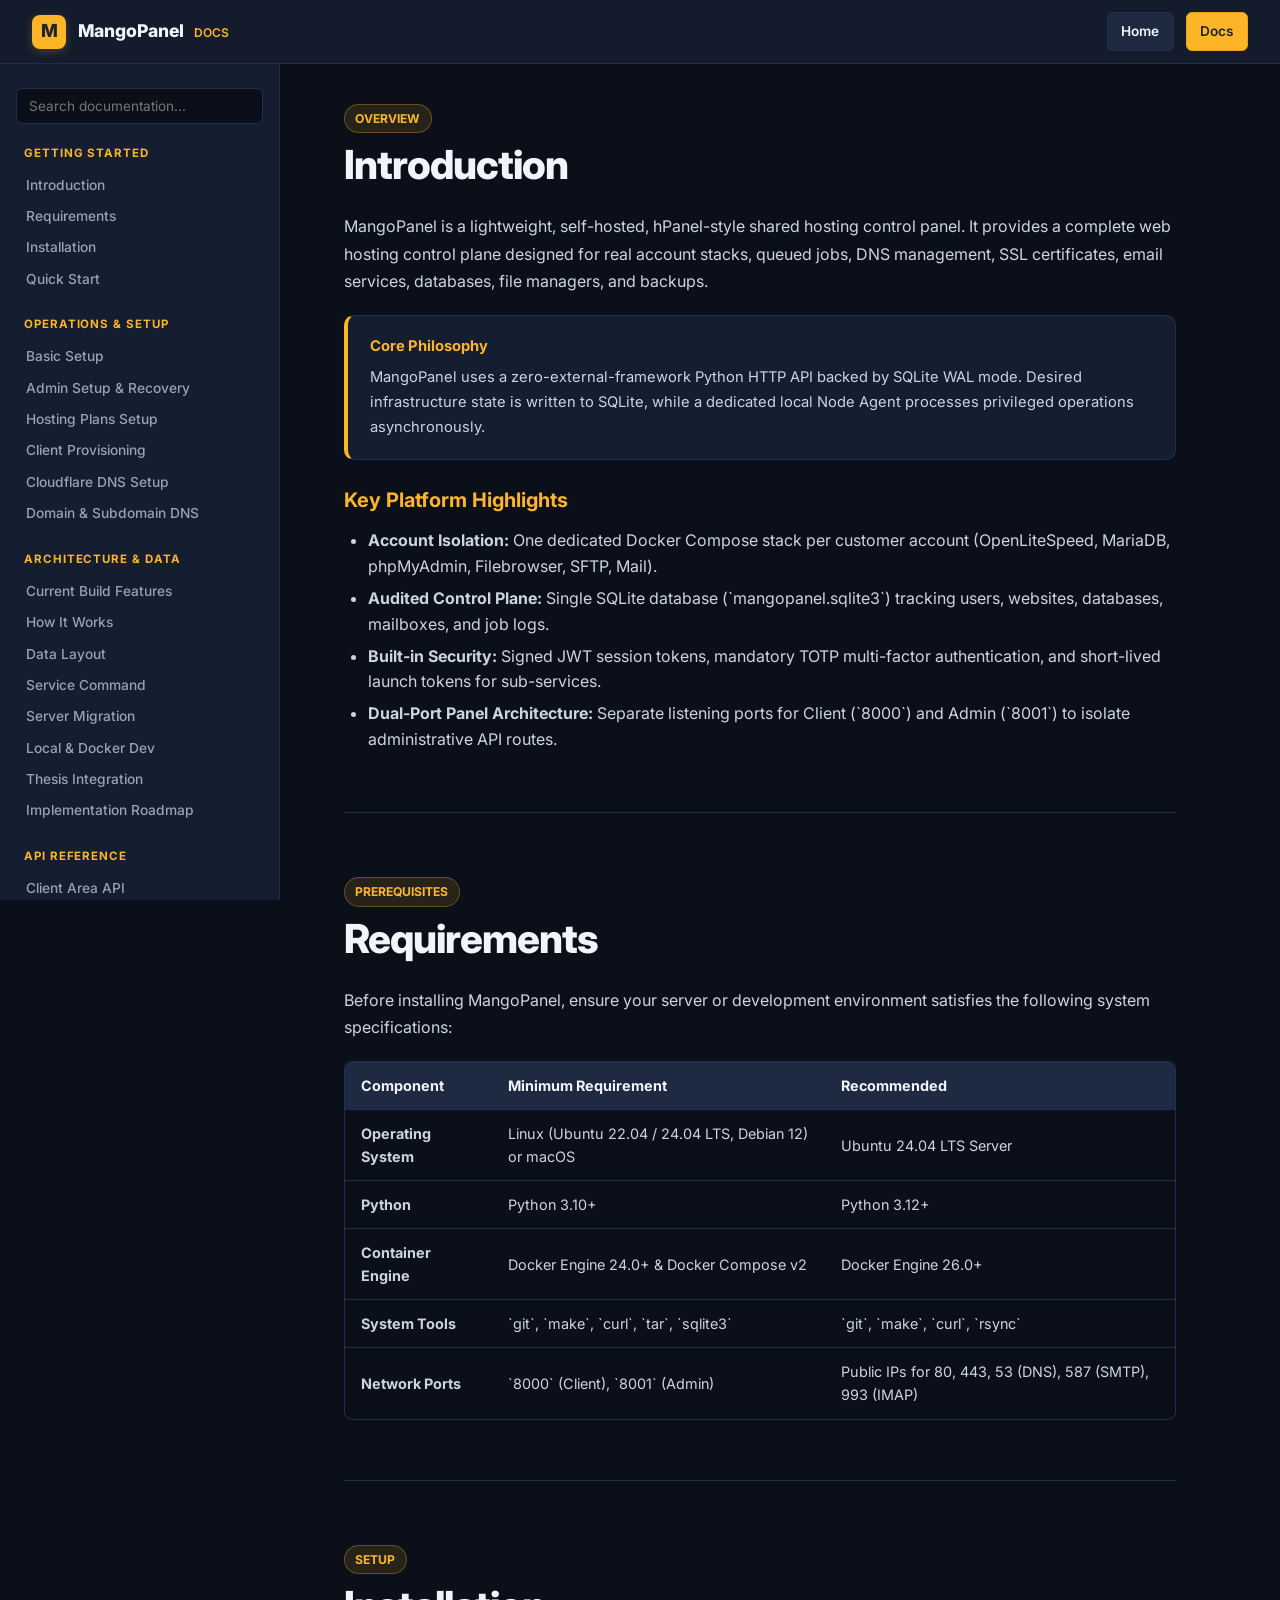
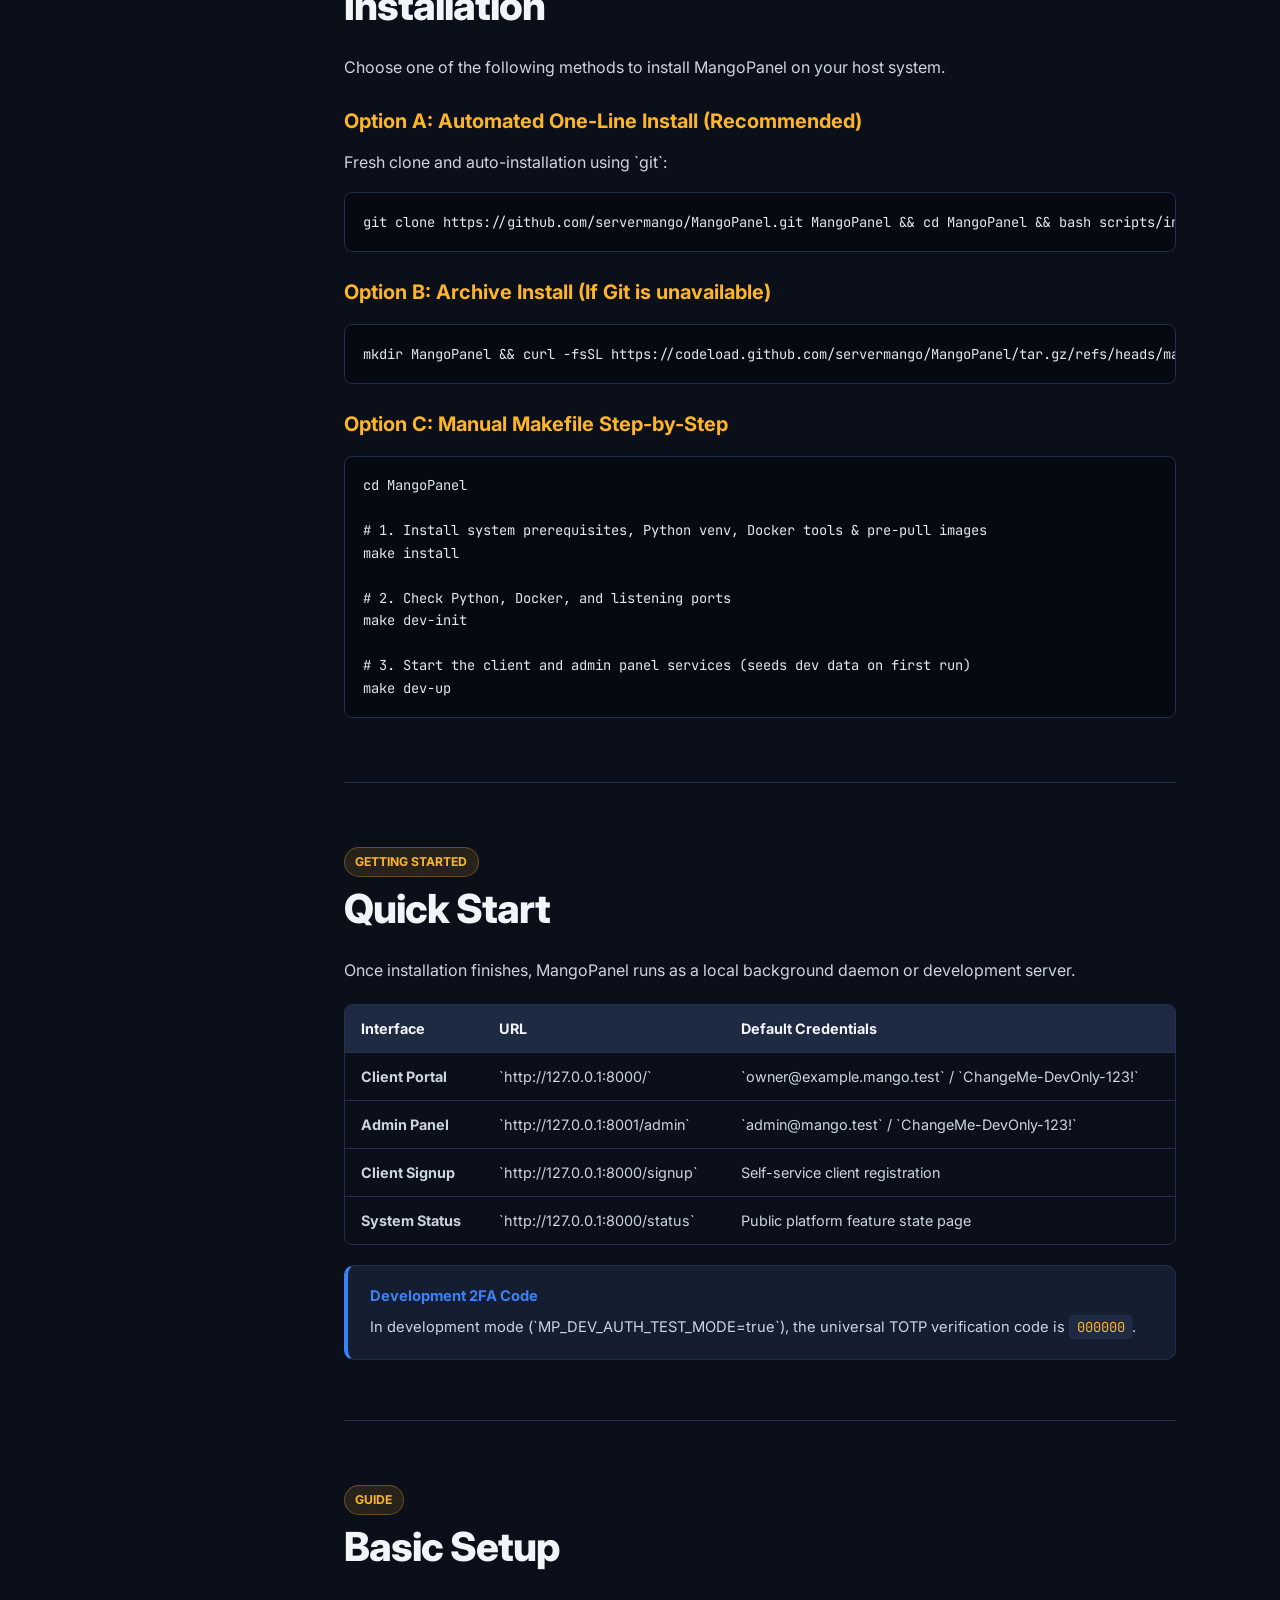
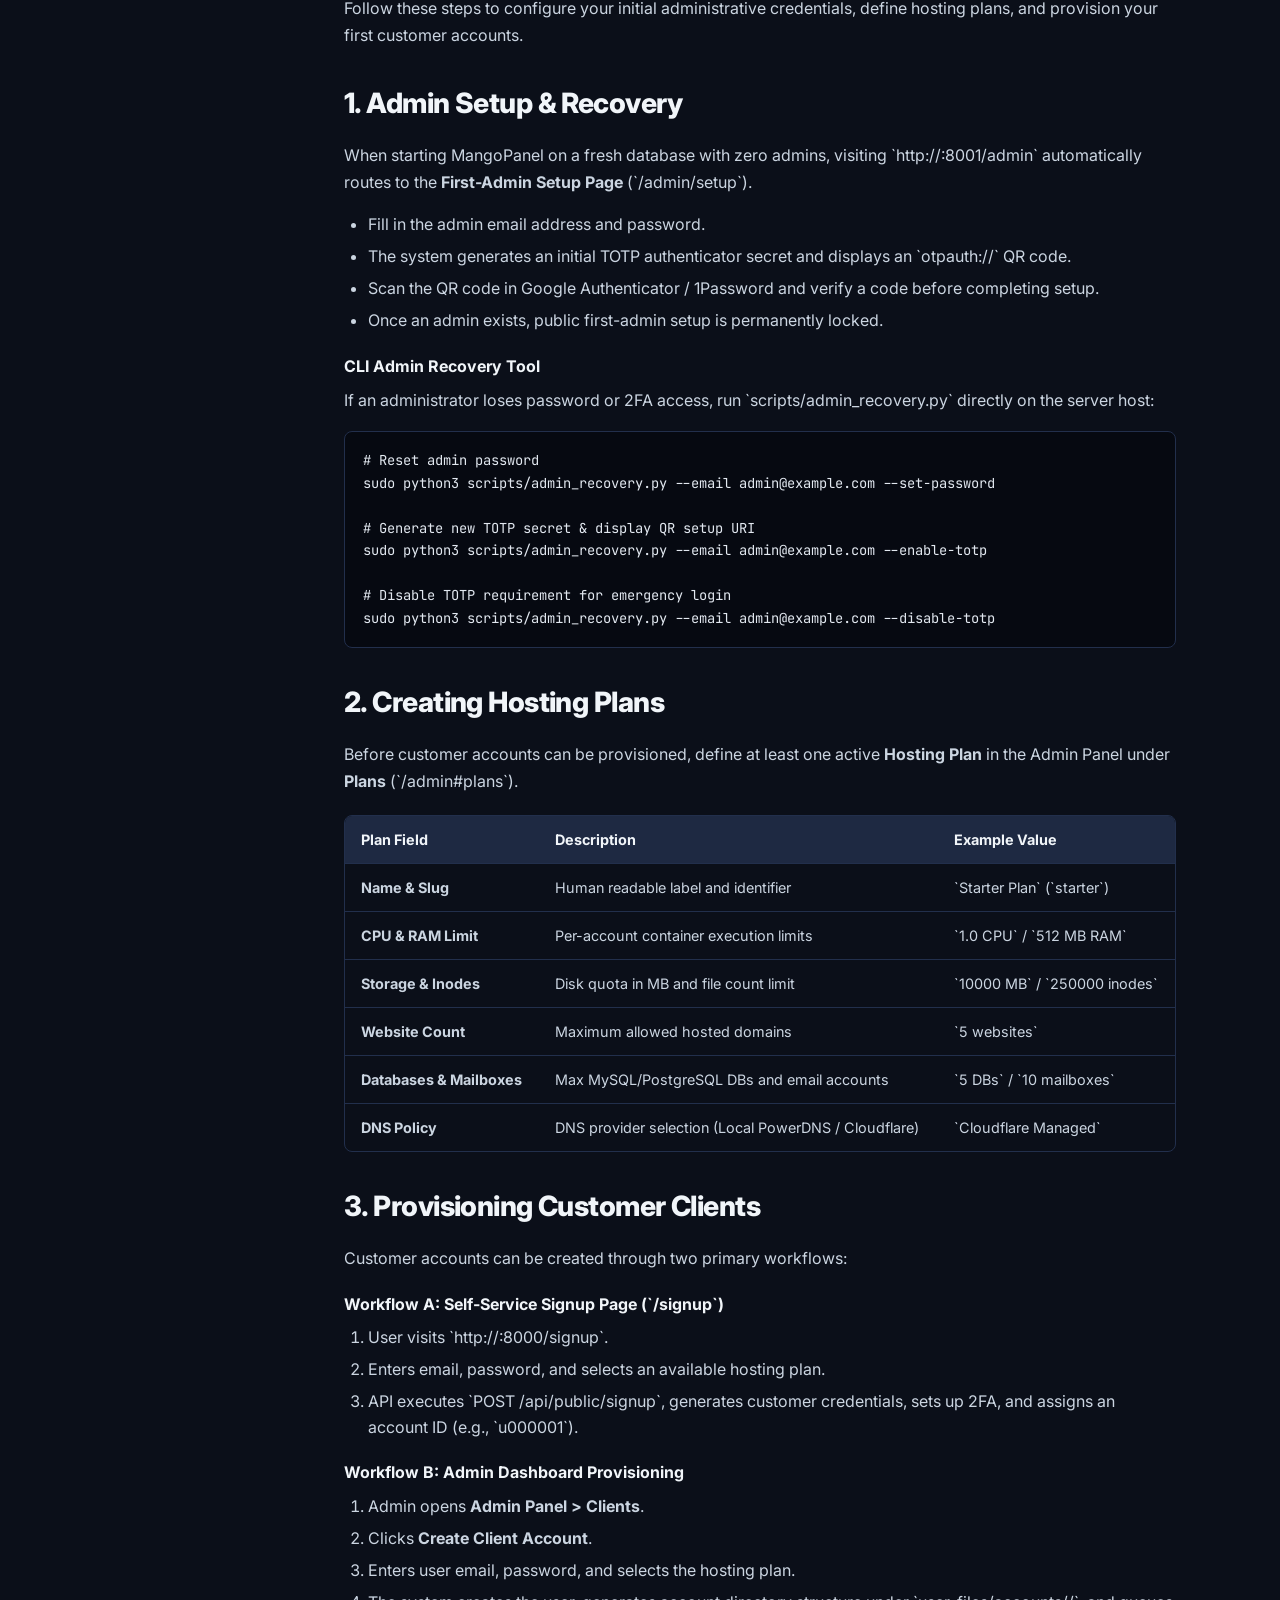
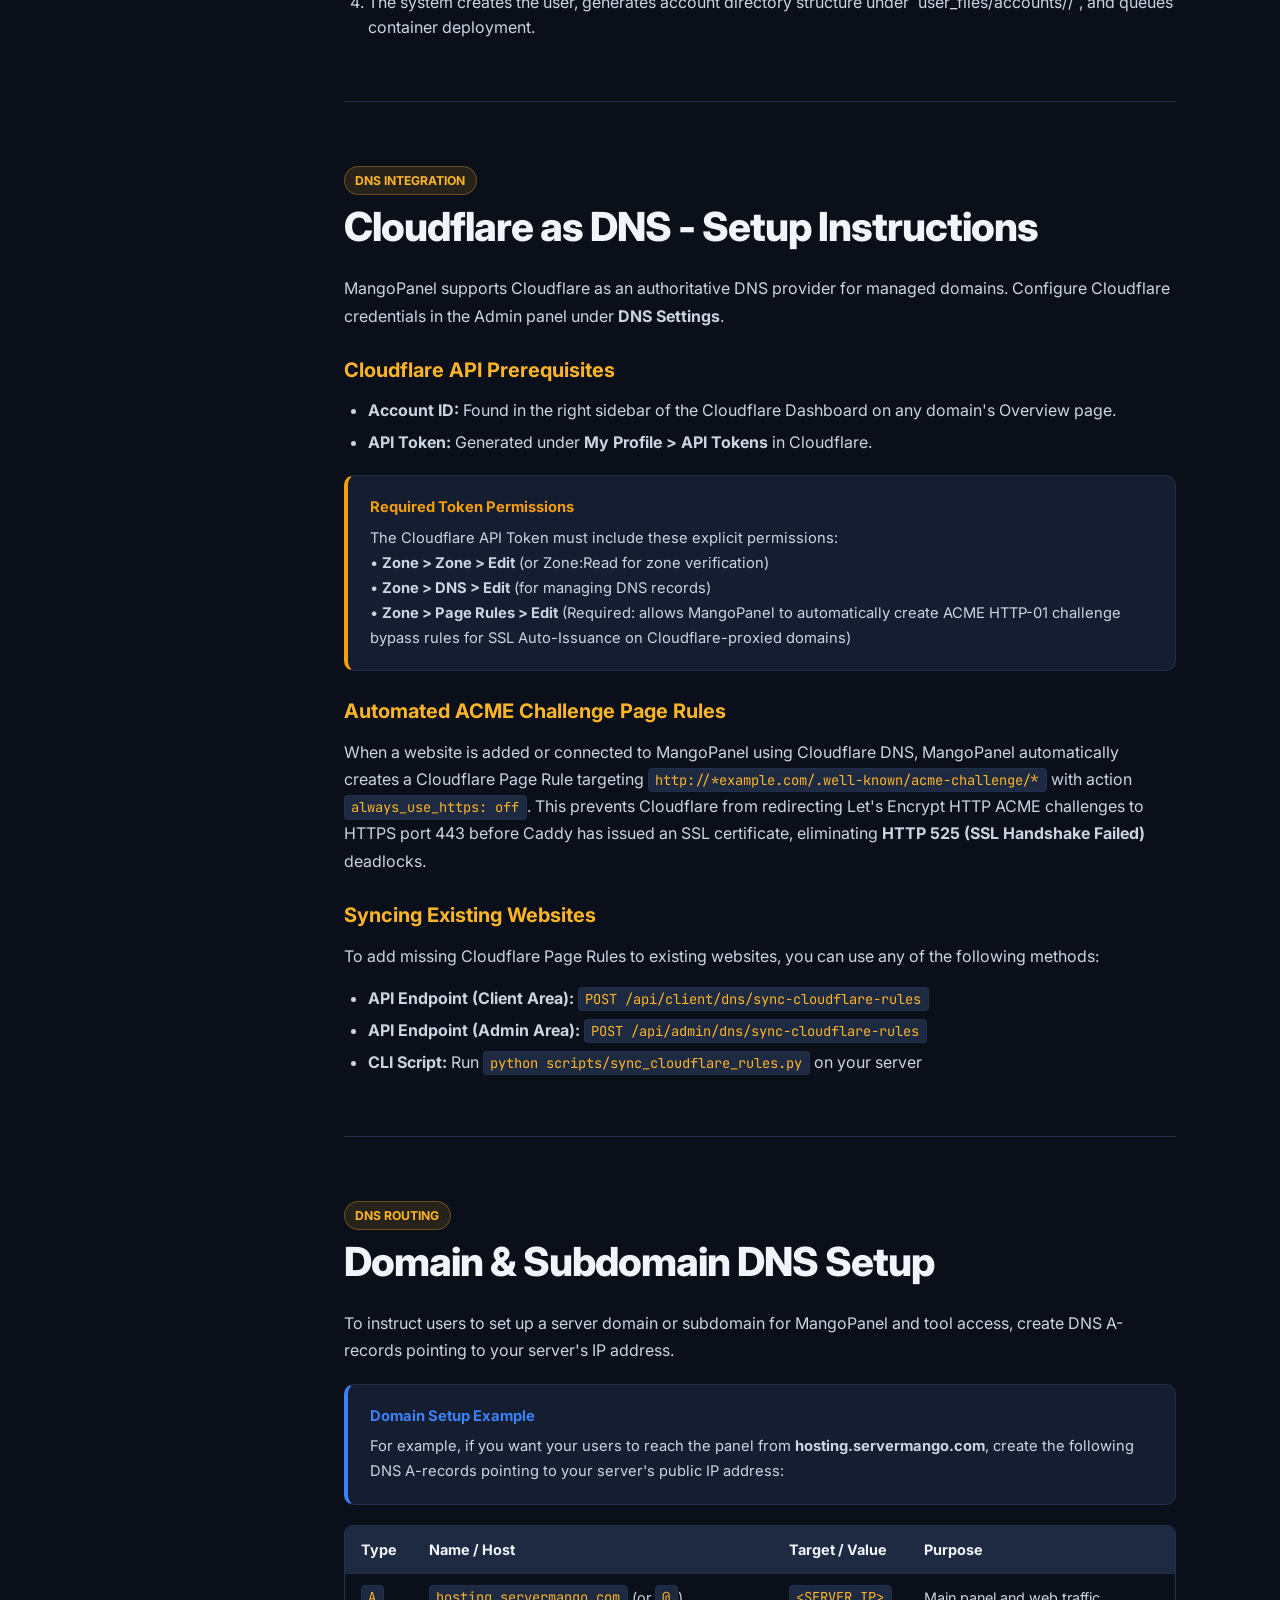
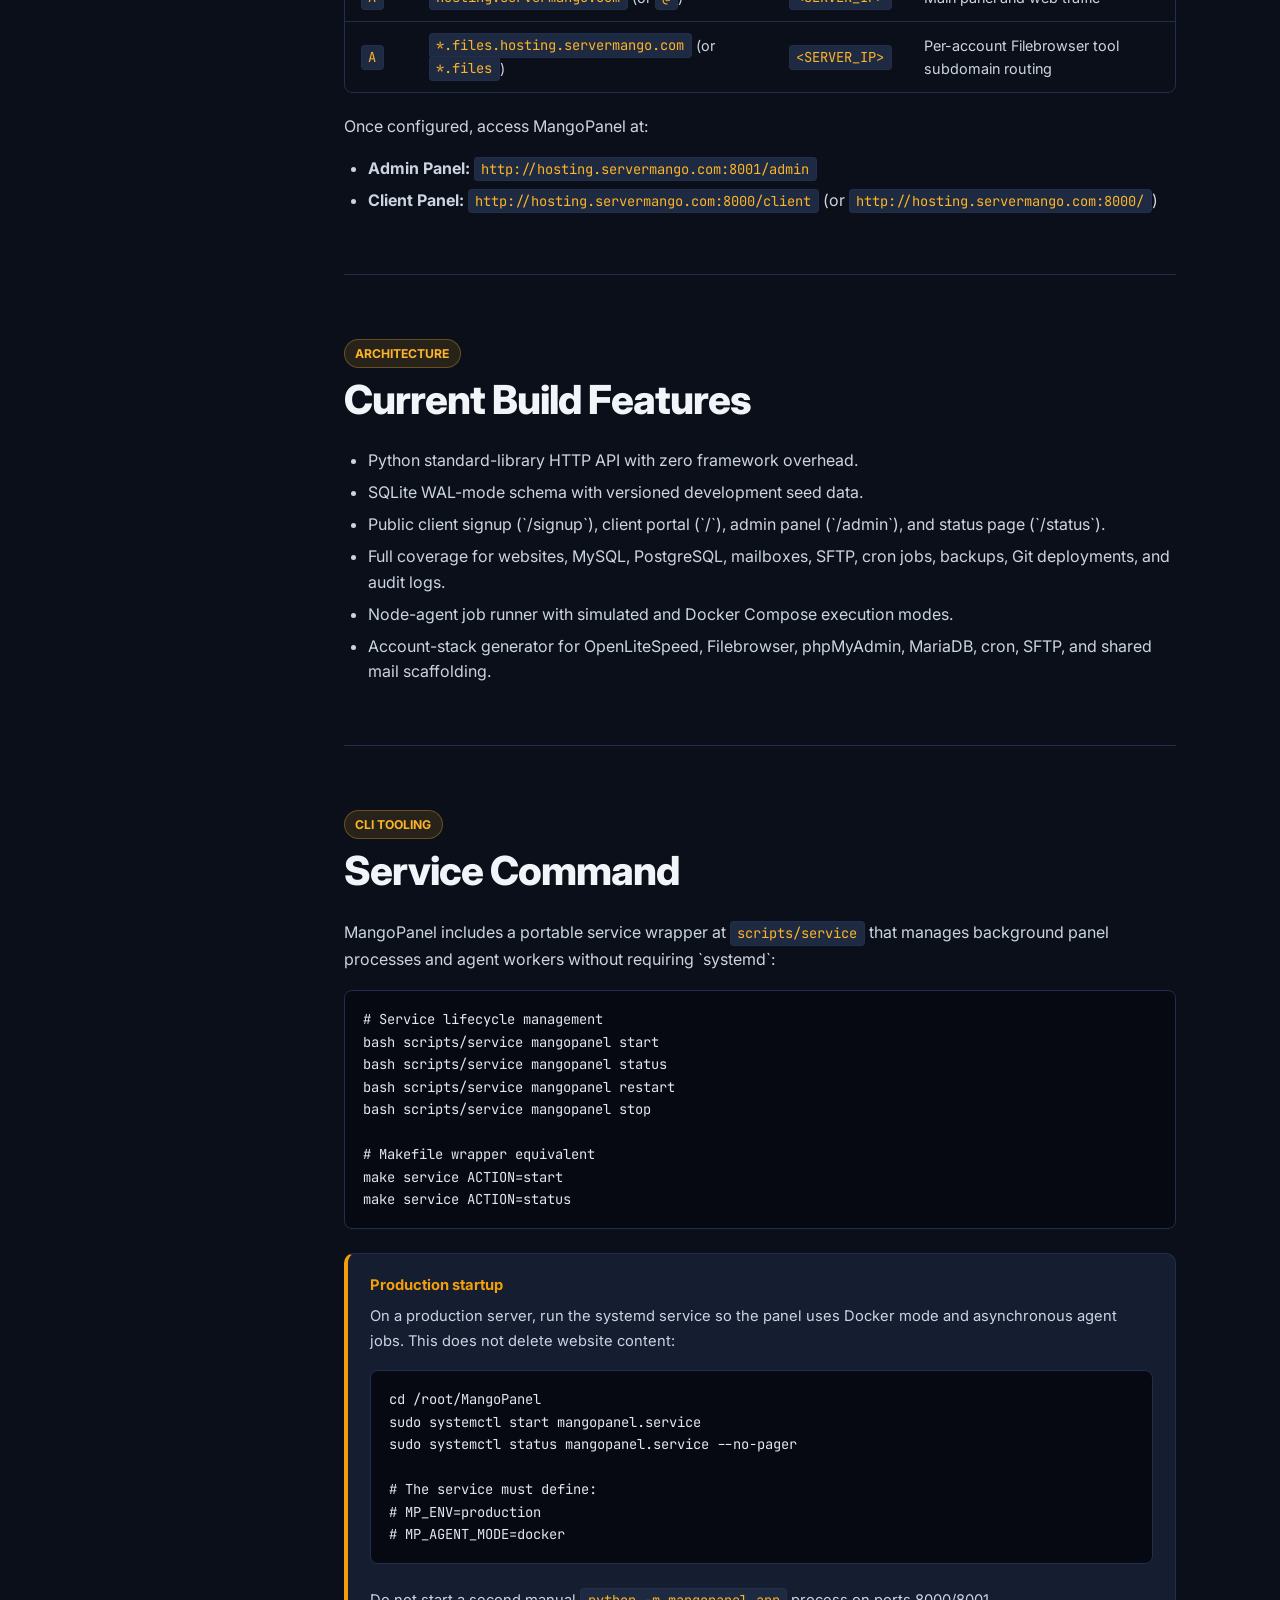
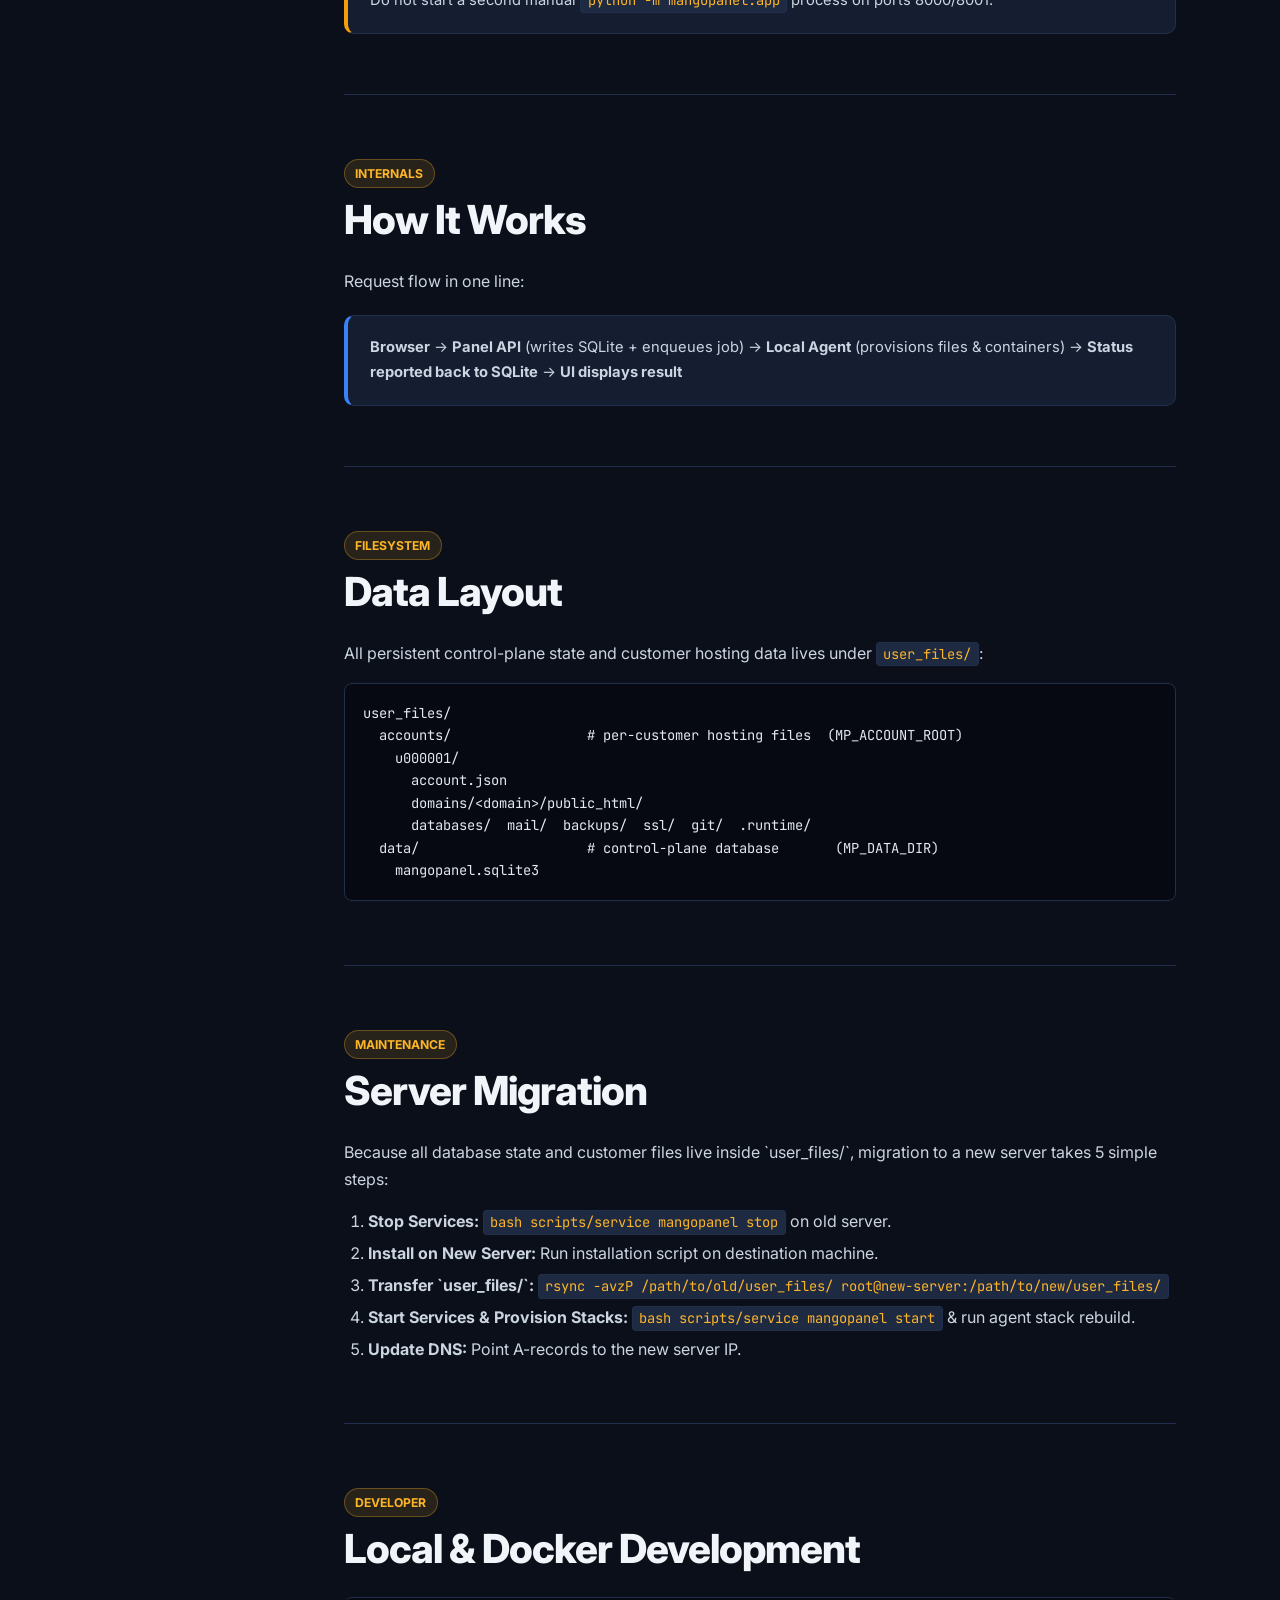
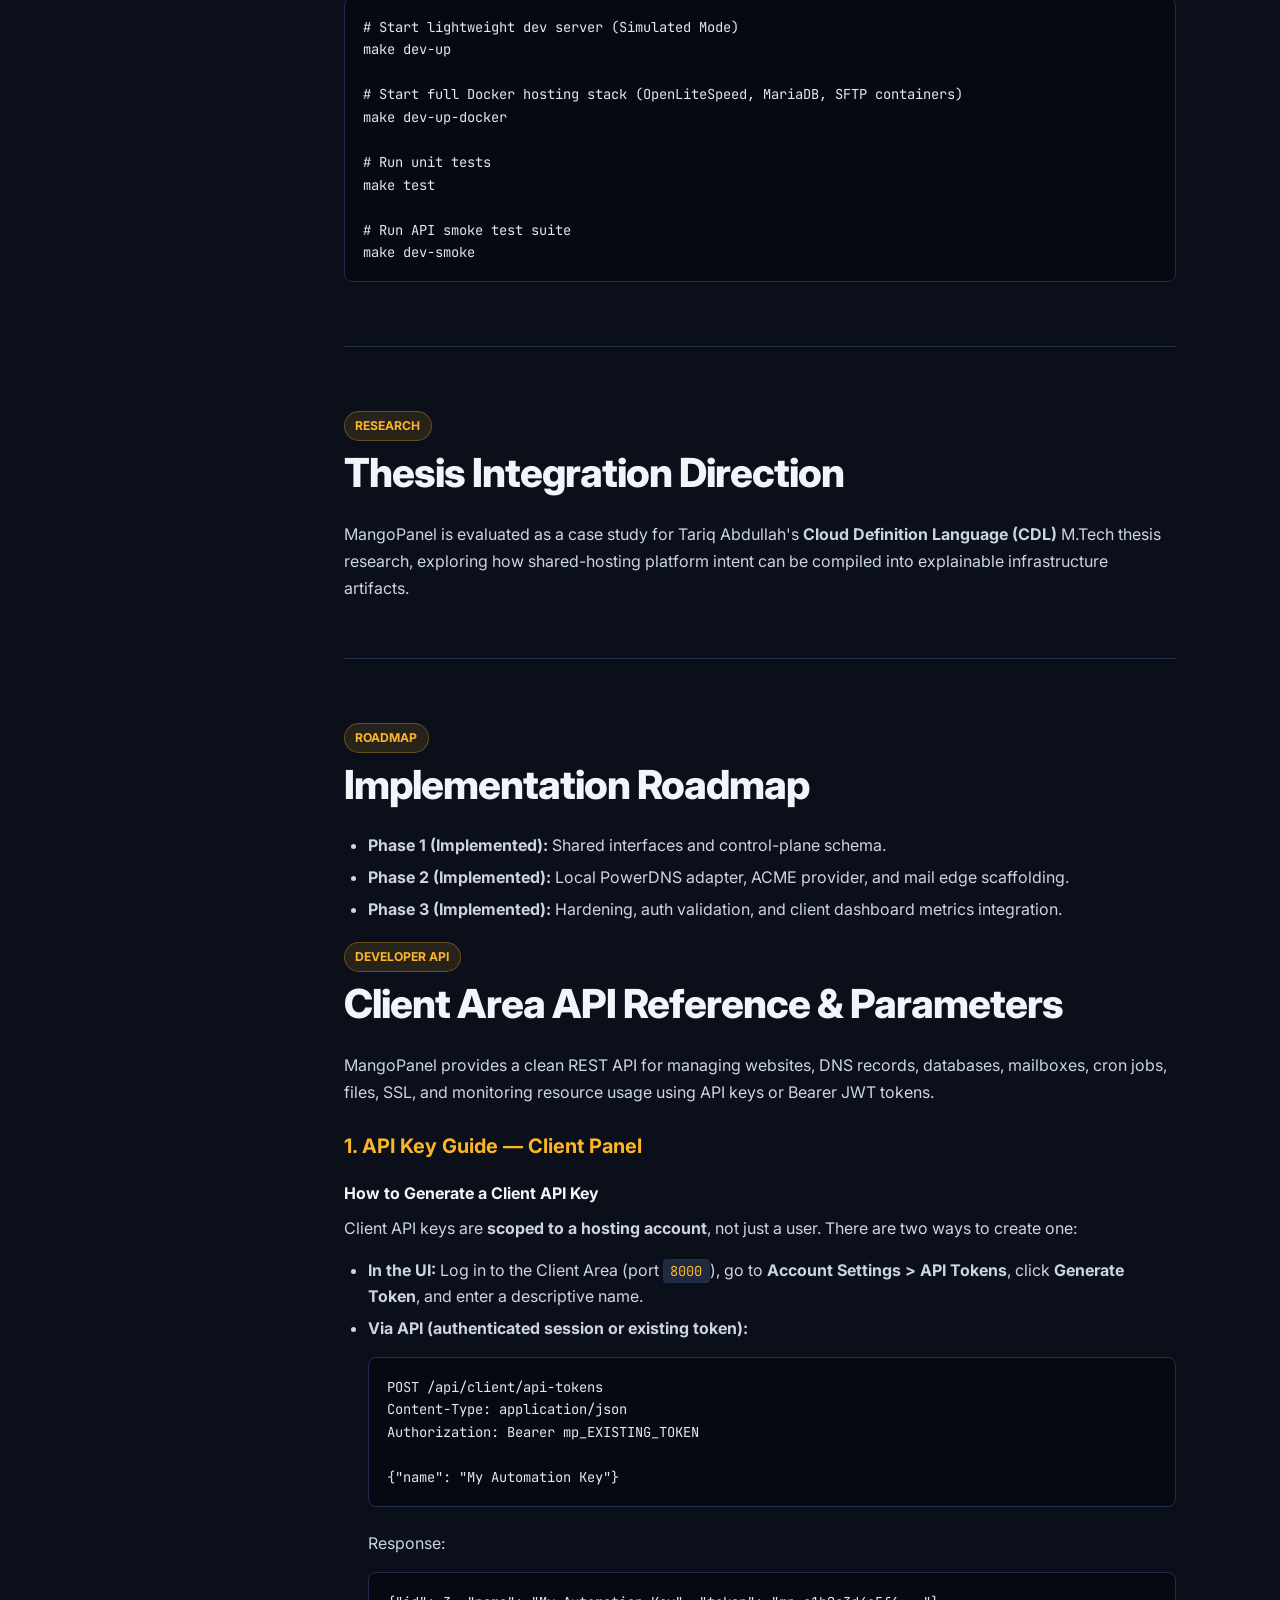
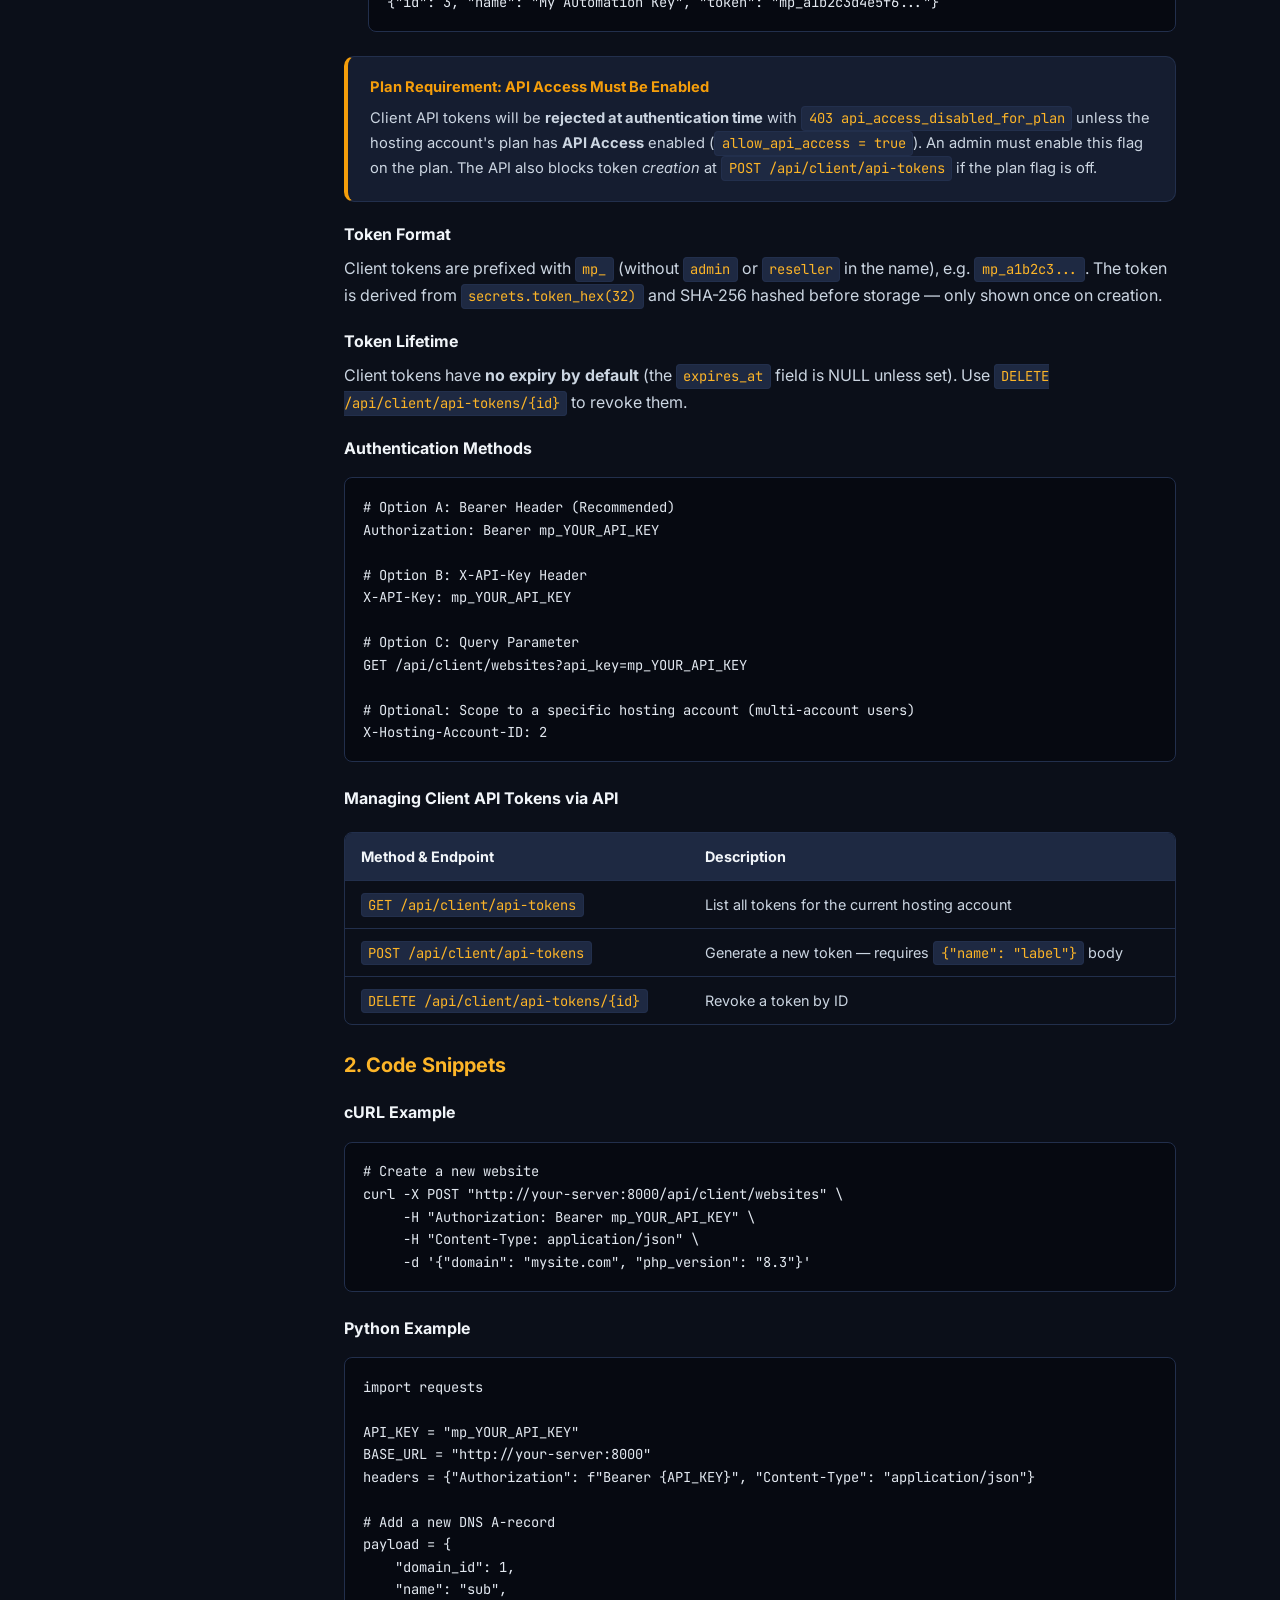
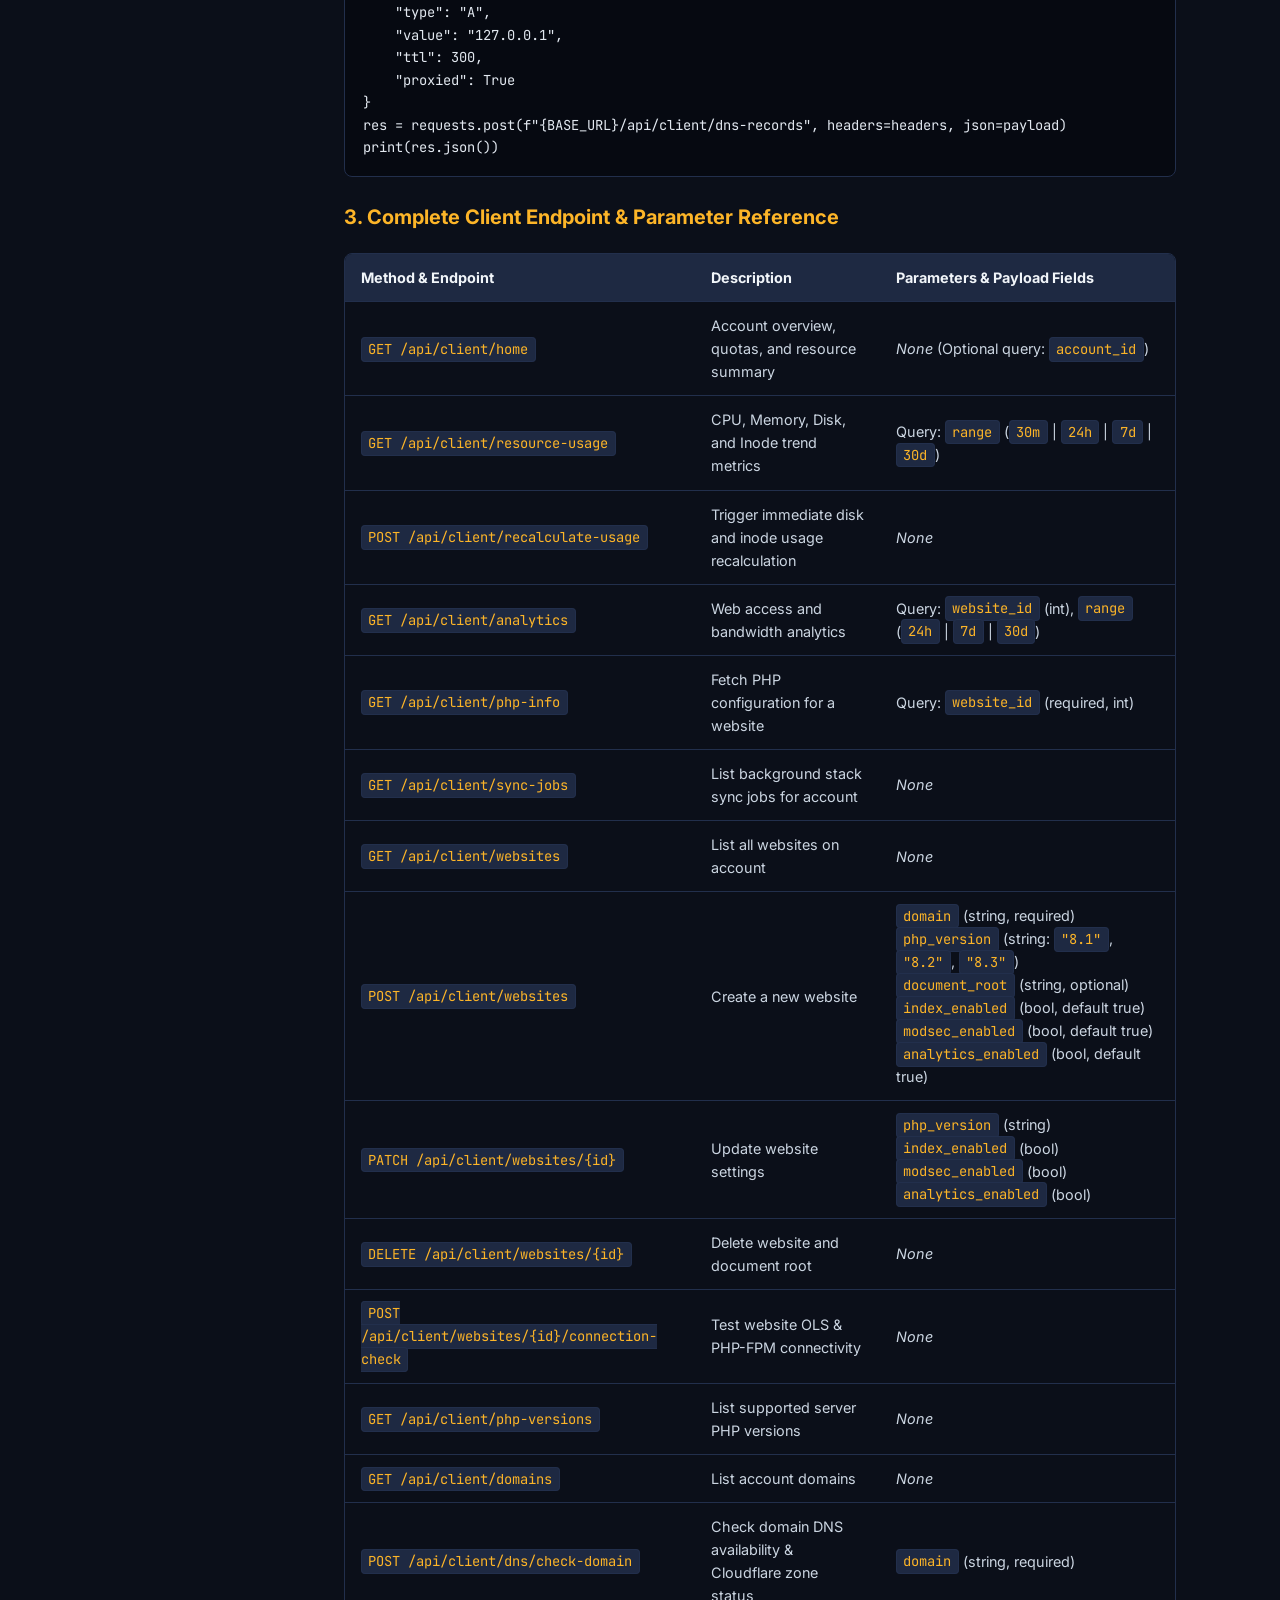
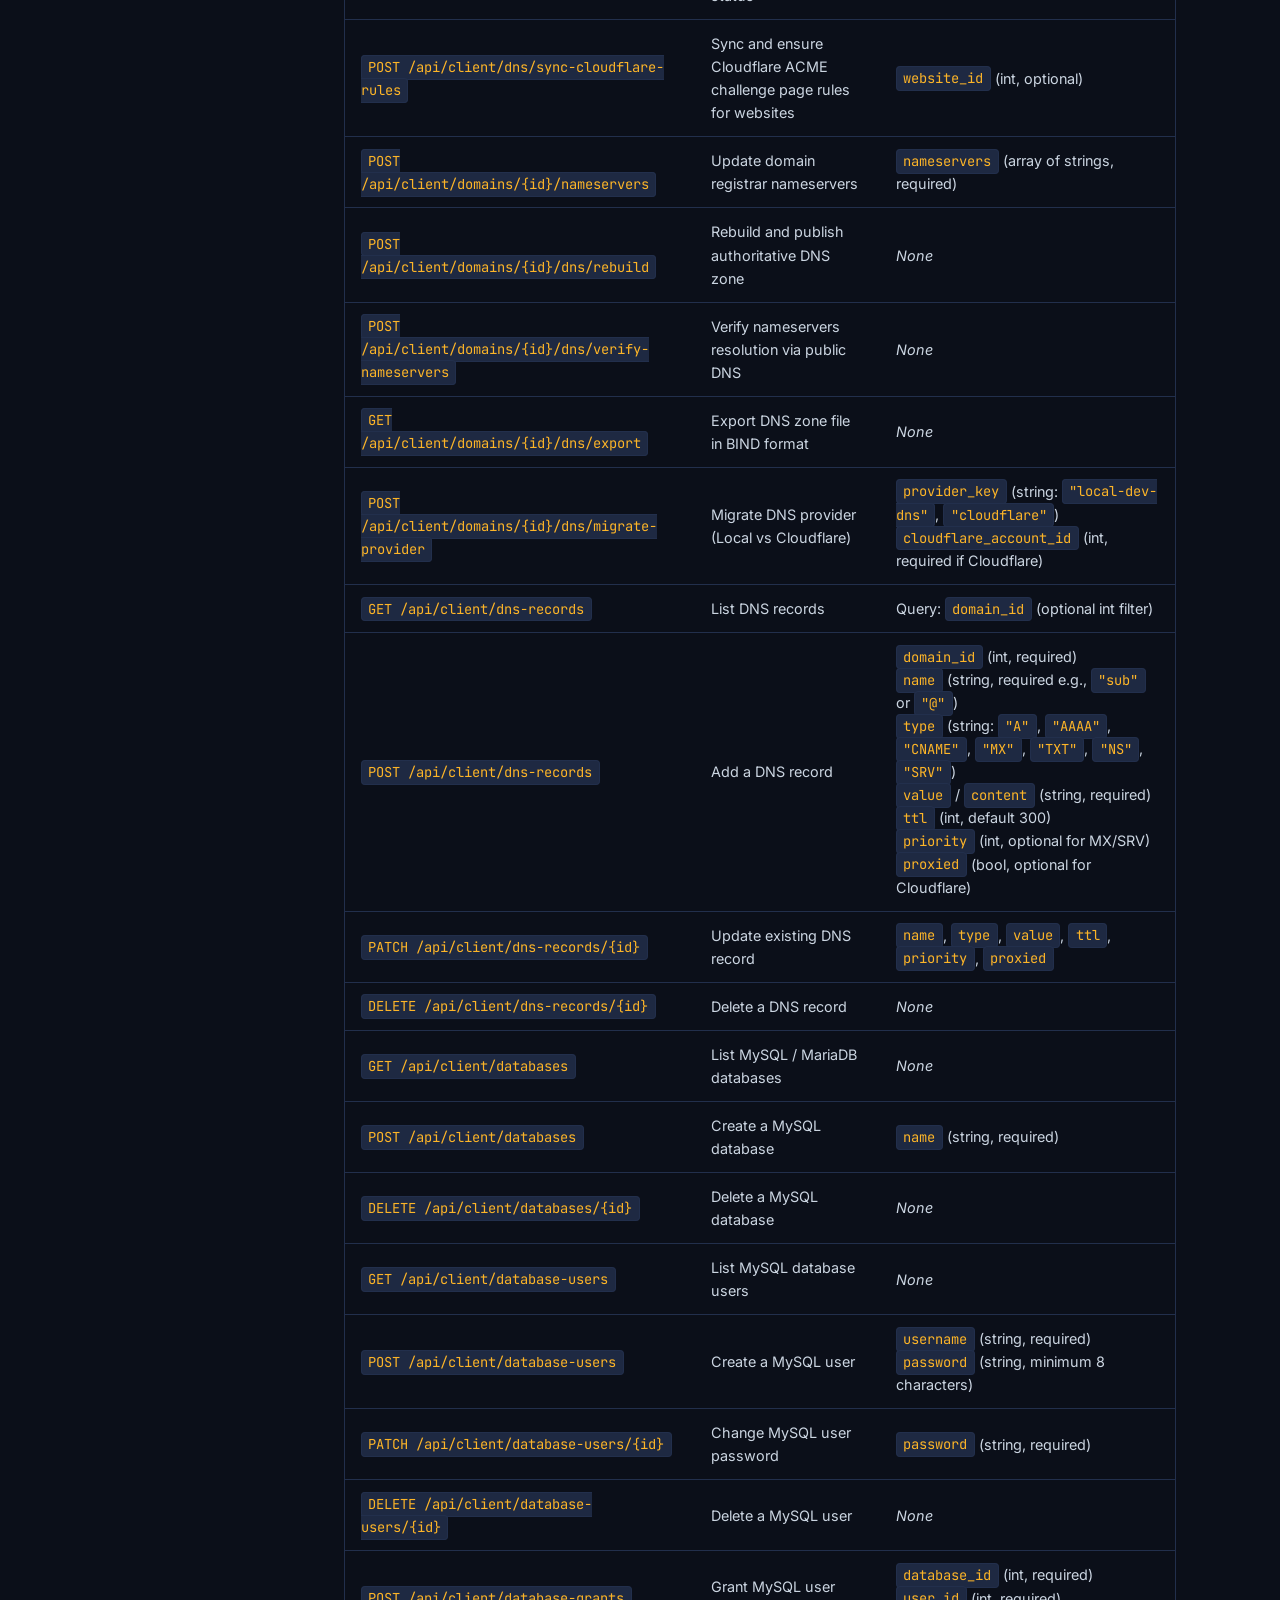
<file: docs.html>
<!DOCTYPE html>
<html lang="en">
<head>
    <meta charset="UTF-8">
    <meta name="viewport" content="width=device-width, initial-scale=1.0">
    <title>MangoPanel Documentation · Shared Hosting Control Plane</title>
    <meta name="description" content="Complete single-page documentation for MangoPanel: Installation, System Requirements, Basic Setup, Hosting Plans, Client Provisioning, Cloudflare DNS, Server Migration, and Architecture.">
    <link rel="icon" type="image/svg+xml" href="/assets/favicon-client.svg">
    <link rel="preconnect" href="https://fonts.googleapis.com">
    <link rel="preconnect" href="https://fonts.gstatic.com" crossorigin>
    <link href="https://fonts.googleapis.com/css2?family=Inter:wght@400;500;600;700;800&family=JetBrains+Mono:wght@400;600;700&display=swap" rel="stylesheet">
    <style>
        :root {
            --bg: #0b0f19;
            --surface: #151d30;
            --surface-2: #1e2942;
            --surface-elevated: #263556;
            
            --text: #f1f5f9;
            --text-secondary: #cbd5e1;
            --muted: #94a3b8;
            --line: #222f4c;
            --line-hover: #33446b;
            
            --brand: #fdb528;
            --brand-strong: #e8a417;
            --brand-ink: #8a5800;
            --brand-tint: rgba(253, 181, 40, 0.12);
            --brand-glow: rgba(253, 181, 40, 0.22);
            
            --accent: #2c3136;
            --accent-dark: #1e2528;
            
            --success: #22c55e;
            --success-ink: #86efac;
            --success-tint: rgba(34, 197, 94, 0.12);
            
            --warning: #f59e0b;
            --danger: #ef4444;
            --info: #3b82f6;
            --info-tint: rgba(59, 130, 246, 0.12);
            
            --shadow: 0 10px 28px rgba(0, 0, 0, 0.35);
            --shadow-premium: 0 20px 45px -10px rgba(0, 0, 0, 0.5);
            --transition: all 0.2s ease-in-out;
            
            --font-body: 'Inter', ui-sans-serif, system-ui, -apple-system, BlinkMacSystemFont, "Segoe UI", Roboto, sans-serif;
            --font-mono: 'JetBrains Mono', ui-monospace, SFMono-Regular, Menlo, Monaco, Consolas, monospace;
        }

        * {
            box-sizing: border-box;
            margin: 0;
            padding: 0;
        }

        html {
            scroll-behavior: smooth;
        }

        body {
            font-family: var(--font-body);
            background-color: var(--bg);
            color: var(--text);
            line-height: 1.6;
            -webkit-font-smoothing: antialiased;
        }

        /* Top Header */
        header {
            height: 64px;
            padding: 0 2rem;
            display: flex;
            justify-content: space-between;
            align-items: center;
            background: rgba(21, 29, 48, 0.9);
            backdrop-filter: blur(16px);
            border-bottom: 1px solid var(--line);
            position: sticky;
            top: 0;
            z-index: 100;
        }

        .brand {
            display: flex;
            align-items: center;
            gap: 12px;
            text-decoration: none;
            color: var(--text);
        }

        .brand-mark {
            width: 34px;
            height: 34px;
            background: var(--brand);
            color: var(--accent-dark);
            font-weight: 800;
            font-size: 18px;
            border-radius: 8px;
            display: flex;
            align-items: center;
            justify-content: center;
            box-shadow: 0 3px 10px var(--brand-glow);
        }

        .brand-text strong {
            font-size: 1.1rem;
            font-weight: 800;
        }

        .brand-text small {
            color: var(--brand);
            font-size: 0.75rem;
            font-weight: 600;
            margin-left: 6px;
        }

        .header-actions {
            display: flex;
            align-items: center;
            gap: 0.75rem;
        }

        .btn-nav {
            display: inline-flex;
            align-items: center;
            gap: 0.4rem;
            padding: 0.45rem 0.85rem;
            border-radius: 6px;
            font-size: 0.85rem;
            font-weight: 600;
            text-decoration: none;
            transition: var(--transition);
            border: 1px solid var(--line);
            background: var(--surface-2);
            color: var(--text);
        }

        .btn-nav:hover {
            border-color: var(--brand);
            color: var(--brand);
        }

        .btn-nav-primary {
            background: var(--brand);
            color: var(--accent-dark);
            border-color: var(--brand-strong);
        }

        .btn-nav-primary:hover {
            background: var(--brand-strong);
            color: var(--accent-dark);
        }

        /* Documentation Layout */
        .docs-container {
            display: grid;
            grid-template-columns: 280px minmax(0, 1fr);
            min-height: calc(100vh - 64px);
        }

        /* Sidebar Navigation */
        .docs-sidebar {
            position: sticky;
            top: 64px;
            height: calc(100vh - 64px);
            overflow-y: auto;
            background: var(--surface);
            border-right: 1px solid var(--line);
            padding: 1.5rem 1rem;
        }

        .docs-search {
            margin-bottom: 1.25rem;
            position: relative;
        }

        .docs-search input {
            width: 100%;
            padding: 0.55rem 0.75rem;
            background: var(--bg);
            border: 1px solid var(--line);
            border-radius: 6px;
            color: var(--text);
            font-size: 0.85rem;
            font-family: var(--font-body);
            outline: none;
        }

        .docs-search input:focus {
            border-color: var(--brand);
        }

        .nav-group-title {
            font-size: 0.72rem;
            font-weight: 700;
            text-transform: uppercase;
            letter-spacing: 0.08em;
            color: var(--brand);
            margin: 1.25rem 0.5rem 0.5rem;
        }

        .nav-menu {
            list-style: none;
        }

        .nav-menu li a {
            display: block;
            padding: 0.42rem 0.65rem;
            color: var(--muted);
            text-decoration: none;
            font-size: 0.86rem;
            font-weight: 500;
            border-radius: 6px;
            transition: var(--transition);
            line-height: 1.3;
        }

        .nav-menu li a:hover,
        .nav-menu li a.active {
            color: var(--text);
            background: var(--surface-2);
        }

        .nav-menu li a.active {
            color: var(--brand);
            font-weight: 700;
            border-left: 2px solid var(--brand);
            border-radius: 0 6px 6px 0;
        }

        /* Main Content Area */
        .docs-content {
            padding: 2.5rem 4rem 6rem;
            max-width: 960px;
        }

        .docs-section {
            margin-bottom: 4rem;
            padding-bottom: 2.5rem;
            border-bottom: 1px solid var(--line);
        }

        .docs-section:last-child {
            border-bottom: none;
        }

        .docs-section h1 {
            font-size: 2.5rem;
            font-weight: 800;
            letter-spacing: -0.025em;
            margin-bottom: 1rem;
            color: var(--text);
        }

        .docs-section h2 {
            font-size: 1.75rem;
            font-weight: 800;
            letter-spacing: -0.02em;
            margin: 2rem 0 1rem;
            color: var(--text);
        }

        .docs-section h3 {
            font-size: 1.25rem;
            font-weight: 700;
            margin: 1.5rem 0 0.75rem;
            color: var(--brand);
        }

        .docs-section h4 {
            font-size: 1rem;
            font-weight: 700;
            margin: 1.2rem 0 0.5rem;
            color: var(--text);
        }

        .docs-section p {
            color: var(--text-secondary);
            font-size: 1rem;
            margin-bottom: 1rem;
            line-height: 1.7;
        }

        .docs-section ul, .docs-section ol {
            margin: 0.5rem 0 1.25rem 1.5rem;
            color: var(--text-secondary);
        }

        .docs-section li {
            margin-bottom: 0.4rem;
            line-height: 1.6;
        }

        /* Callout Cards & Badges */
        .callout {
            padding: 1.2rem 1.4rem;
            border-radius: 10px;
            background: var(--surface);
            border: 1px solid var(--line);
            border-left: 4px solid var(--brand);
            margin: 1.25rem 0;
        }

        .callout-title {
            font-size: 0.92rem;
            font-weight: 700;
            color: var(--brand);
            margin-bottom: 0.4rem;
            display: flex;
            align-items: center;
            gap: 0.5rem;
        }

        .callout p {
            margin-bottom: 0;
            font-size: 0.92rem;
            color: var(--text-secondary);
        }

        .callout-info { border-left-color: var(--info); }
        .callout-info .callout-title { color: var(--info); }

        .callout-warning { border-left-color: var(--warning); }
        .callout-warning .callout-title { color: var(--warning); }

        /* Tables */
        .table-wrapper {
            overflow-x: auto;
            margin: 1.25rem 0;
            border-radius: 8px;
            border: 1px solid var(--line);
        }

        table {
            width: 100%;
            border-collapse: collapse;
            text-align: left;
            font-size: 0.9rem;
        }

        th {
            background: var(--surface-2);
            color: var(--text);
            font-weight: 700;
            padding: 0.75rem 1rem;
            border-bottom: 1px solid var(--line);
        }

        td {
            padding: 0.75rem 1rem;
            border-bottom: 1px solid var(--line);
            color: var(--text-secondary);
        }

        tr:last-child td {
            border-bottom: none;
        }

        /* Code Blocks */
        pre {
            background: #060911;
            border: 1px solid var(--line);
            border-radius: 8px;
            padding: 1.1rem;
            overflow-x: auto;
            font-family: var(--font-mono);
            font-size: 0.88rem;
            color: #e2e8f0;
            margin: 1rem 0 1.5rem;
            position: relative;
        }

        code {
            font-family: var(--font-mono);
            font-size: 0.86rem;
            background: var(--surface-2);
            color: var(--brand);
            padding: 0.15rem 0.4rem;
            border-radius: 4px;
            border: 1px solid var(--line);
        }

        pre code {
            background: transparent;
            color: inherit;
            padding: 0;
            border: none;
        }

        .badge-pill {
            display: inline-flex;
            align-items: center;
            gap: 0.4rem;
            padding: 0.25rem 0.65rem;
            background: var(--brand-tint);
            border: 1px solid rgba(253, 181, 40, 0.3);
            border-radius: 999px;
            font-size: 0.76rem;
            font-weight: 700;
            color: var(--brand);
            text-transform: uppercase;
        }

        /* Responsive UI */
        @media (max-width: 900px) {
            .docs-container {
                grid-template-columns: 1fr;
            }
            .docs-sidebar {
                display: none;
            }
            .docs-content {
                padding: 2rem 1.5rem 4rem;
            }
        }
    </style>
</head>
<body>

    <!-- Header -->
    <header>
        <a href="/" class="brand">
            <span class="brand-mark">M</span>
            <div class="brand-text">
                <strong>MangoPanel</strong>
                <small>DOCS</small>
            </div>
        </a>
        <div class="header-actions">
            <a href="/" class="btn-nav">Home</a>
            <a href="docs.html" class="btn-nav btn-nav-primary">Docs</a>
        </div>
    </header>

    <div class="docs-container">
        <!-- Sidebar Navigation -->
        <aside class="docs-sidebar">
            <div class="docs-search">
                <input type="text" id="menu-search" placeholder="Search documentation..." onkeyup="filterDocsNav()">
            </div>
            
            <div class="nav-group-title">Getting Started</div>
            <ul class="nav-menu">
                <li><a href="#introduction" class="active">Introduction</a></li>
                <li><a href="#requirements">Requirements</a></li>
                <li><a href="#installation">Installation</a></li>
                <li><a href="#quick-start">Quick Start</a></li>
            </ul>

            <div class="nav-group-title">Operations &amp; Setup</div>
            <ul class="nav-menu">
                <li><a href="#basic-setup">Basic Setup</a></li>
                <li><a href="#admin-management">Admin Setup &amp; Recovery</a></li>
                <li><a href="#creating-plans">Hosting Plans Setup</a></li>
                <li><a href="#provisioning-clients">Client Provisioning</a></li>
                <li><a href="#cloudflare-dns">Cloudflare DNS Setup</a></li>
                <li><a href="#dns-domain-setup">Domain &amp; Subdomain DNS</a></li>
            </ul>

            <div class="nav-group-title">Architecture &amp; Data</div>
            <ul class="nav-menu">
                <li><a href="#current-build">Current Build Features</a></li>
                <li><a href="#how-it-works">How It Works</a></li>
                <li><a href="#data-layout">Data Layout</a></li>
                <li><a href="#service-command">Service Command</a></li>
                <li><a href="#server-migration">Server Migration</a></li>
                <li><a href="#local-development">Local &amp; Docker Dev</a></li>
                <li><a href="#thesis-direction">Thesis Integration</a></li>
                <li><a href="#next-steps">Implementation Roadmap</a></li>
            </ul>

            <div class="nav-group-title">API Reference</div>
            <ul class="nav-menu">
                <li><a href="#client-api">Client Area API</a></li>
                <li><a href="#admin-api">Admin API</a></li>
                <li><a href="#reseller-api">Reseller API</a></li>
            </ul>
        </aside>

        <!-- Main Content -->
        <main class="docs-content">

            <!-- INTRODUCTION -->
            <section id="introduction" class="docs-section">
                <span class="badge-pill">Overview</span>
                <h1>Introduction</h1>
                <p>MangoPanel is a lightweight, self-hosted, hPanel-style shared hosting control panel. It provides a complete web hosting control plane designed for real account stacks, queued jobs, DNS management, SSL certificates, email services, databases, file managers, and backups.</p>
                
                <div class="callout">
                    <div class="callout-title">Core Philosophy</div>
                    <p>MangoPanel uses a zero-external-framework Python HTTP API backed by SQLite WAL mode. Desired infrastructure state is written to SQLite, while a dedicated local Node Agent processes privileged operations asynchronously.</p>
                </div>

                <h3>Key Platform Highlights</h3>
                <ul>
                    <li><strong>Account Isolation:</strong> One dedicated Docker Compose stack per customer account (OpenLiteSpeed, MariaDB, phpMyAdmin, Filebrowser, SFTP, Mail).</li>
                    <li><strong>Audited Control Plane:</strong> Single SQLite database (`mangopanel.sqlite3`) tracking users, websites, databases, mailboxes, and job logs.</li>
                    <li><strong>Built-in Security:</strong> Signed JWT session tokens, mandatory TOTP multi-factor authentication, and short-lived launch tokens for sub-services.</li>
                    <li><strong>Dual-Port Panel Architecture:</strong> Separate listening ports for Client (`8000`) and Admin (`8001`) to isolate administrative API routes.</li>
                </ul>
            </section>

            <!-- REQUIREMENTS -->
            <section id="requirements" class="docs-section">
                <span class="badge-pill">Prerequisites</span>
                <h1>Requirements</h1>
                <p>Before installing MangoPanel, ensure your server or development environment satisfies the following system specifications:</p>

                <div class="table-wrapper">
                    <table>
                        <thead>
                            <tr>
                                <th>Component</th>
                                <th>Minimum Requirement</th>
                                <th>Recommended</th>
                            </tr>
                        </thead>
                        <tbody>
                            <tr>
                                <td><strong>Operating System</strong></td>
                                <td>Linux (Ubuntu 22.04 / 24.04 LTS, Debian 12) or macOS</td>
                                <td>Ubuntu 24.04 LTS Server</td>
                            </tr>
                            <tr>
                                <td><strong>Python</strong></td>
                                <td>Python 3.10+</td>
                                <td>Python 3.12+</td>
                            </tr>
                            <tr>
                                <td><strong>Container Engine</strong></td>
                                <td>Docker Engine 24.0+ &amp; Docker Compose v2</td>
                                <td>Docker Engine 26.0+</td>
                            </tr>
                            <tr>
                                <td><strong>System Tools</strong></td>
                                <td>`git`, `make`, `curl`, `tar`, `sqlite3`</td>
                                <td>`git`, `make`, `curl`, `rsync`</td>
                            </tr>
                            <tr>
                                <td><strong>Network Ports</strong></td>
                                <td>`8000` (Client), `8001` (Admin)</td>
                                <td>Public IPs for 80, 443, 53 (DNS), 587 (SMTP), 993 (IMAP)</td>
                            </tr>
                        </tbody>
                    </table>
                </div>
            </section>

            <!-- INSTALLATION -->
            <section id="installation" class="docs-section">
                <span class="badge-pill">Setup</span>
                <h1>Installation</h1>
                <p>Choose one of the following methods to install MangoPanel on your host system.</p>

                <h3>Option A: Automated One-Line Install (Recommended)</h3>
                <p>Fresh clone and auto-installation using `git`:</p>
                <pre><code>git clone https://github.com/servermango/MangoPanel.git MangoPanel &amp;&amp; cd MangoPanel &amp;&amp; bash scripts/install.sh</code></pre>

                <h3>Option B: Archive Install (If Git is unavailable)</h3>
                <pre><code>mkdir MangoPanel &amp;&amp; curl -fsSL https://codeload.github.com/servermango/MangoPanel/tar.gz/refs/heads/main | tar -xz -C MangoPanel --strip-components=1 &amp;&amp; cd MangoPanel &amp;&amp; bash scripts/install.sh</code></pre>

                <h3>Option C: Manual Makefile Step-by-Step</h3>
                <pre><code>cd MangoPanel

# 1. Install system prerequisites, Python venv, Docker tools &amp; pre-pull images
make install

# 2. Check Python, Docker, and listening ports
make dev-init

# 3. Start the client and admin panel services (seeds dev data on first run)
make dev-up</code></pre>
            </section>

            <!-- QUICK START -->
            <section id="quick-start" class="docs-section">
                <span class="badge-pill">Getting Started</span>
                <h1>Quick Start</h1>
                <p>Once installation finishes, MangoPanel runs as a local background daemon or development server.</p>

                <div class="table-wrapper">
                    <table>
                        <thead>
                            <tr>
                                <th>Interface</th>
                                <th>URL</th>
                                <th>Default Credentials</th>
                            </tr>
                        </thead>
                        <tbody>
                            <tr>
                                <td><strong>Client Portal</strong></td>
                                <td>`http://127.0.0.1:8000/`</td>
                                <td>`owner@example.mango.test` / `ChangeMe-DevOnly-123!`</td>
                            </tr>
                            <tr>
                                <td><strong>Admin Panel</strong></td>
                                <td>`http://127.0.0.1:8001/admin`</td>
                                <td>`admin@mango.test` / `ChangeMe-DevOnly-123!`</td>
                            </tr>
                            <tr>
                                <td><strong>Client Signup</strong></td>
                                <td>`http://127.0.0.1:8000/signup`</td>
                                <td>Self-service client registration</td>
                            </tr>
                            <tr>
                                <td><strong>System Status</strong></td>
                                <td>`http://127.0.0.1:8000/status`</td>
                                <td>Public platform feature state page</td>
                            </tr>
                        </tbody>
                    </table>
                </div>

                <div class="callout callout-info">
                    <div class="callout-title">Development 2FA Code</div>
                    <p>In development mode (`MP_DEV_AUTH_TEST_MODE=true`), the universal TOTP verification code is <code>000000</code>.</p>
                </div>
            </section>

            <!-- BASIC SETUP -->
            <section id="basic-setup" class="docs-section">
                <span class="badge-pill">Guide</span>
                <h1>Basic Setup</h1>
                <p>Follow these steps to configure your initial administrative credentials, define hosting plans, and provision your first customer accounts.</p>

                <h2 id="admin-management">1. Admin Setup &amp; Recovery</h2>
                <p>When starting MangoPanel on a fresh database with zero admins, visiting `http://<server-ip>:8001/admin` automatically routes to the <strong>First-Admin Setup Page</strong> (`/admin/setup`).</p>
                
                <ul>
                    <li>Fill in the admin email address and password.</li>
                    <li>The system generates an initial TOTP authenticator secret and displays an `otpauth://` QR code.</li>
                    <li>Scan the QR code in Google Authenticator / 1Password and verify a code before completing setup.</li>
                    <li>Once an admin exists, public first-admin setup is permanently locked.</li>
                </ul>

                <h4>CLI Admin Recovery Tool</h4>
                <p>If an administrator loses password or 2FA access, run `scripts/admin_recovery.py` directly on the server host:</p>
                <pre><code># Reset admin password
sudo python3 scripts/admin_recovery.py --email admin@example.com --set-password

# Generate new TOTP secret &amp; display QR setup URI
sudo python3 scripts/admin_recovery.py --email admin@example.com --enable-totp

# Disable TOTP requirement for emergency login
sudo python3 scripts/admin_recovery.py --email admin@example.com --disable-totp</code></pre>

                <h2 id="creating-plans">2. Creating Hosting Plans</h2>
                <p>Before customer accounts can be provisioned, define at least one active <strong>Hosting Plan</strong> in the Admin Panel under <strong>Plans</strong> (`/admin#plans`).</p>

                <div class="table-wrapper">
                    <table>
                        <thead>
                            <tr>
                                <th>Plan Field</th>
                                <th>Description</th>
                                <th>Example Value</th>
                            </tr>
                        </thead>
                        <tbody>
                            <tr>
                                <td><strong>Name &amp; Slug</strong></td>
                                <td>Human readable label and identifier</td>
                                <td>`Starter Plan` (`starter`)</td>
                            </tr>
                            <tr>
                                <td><strong>CPU &amp; RAM Limit</strong></td>
                                <td>Per-account container execution limits</td>
                                <td>`1.0 CPU` / `512 MB RAM`</td>
                            </tr>
                            <tr>
                                <td><strong>Storage &amp; Inodes</strong></td>
                                <td>Disk quota in MB and file count limit</td>
                                <td>`10000 MB` / `250000 inodes`</td>
                            </tr>
                            <tr>
                                <td><strong>Website Count</strong></td>
                                <td>Maximum allowed hosted domains</td>
                                <td>`5 websites`</td>
                            </tr>
                            <tr>
                                <td><strong>Databases &amp; Mailboxes</strong></td>
                                <td>Max MySQL/PostgreSQL DBs and email accounts</td>
                                <td>`5 DBs` / `10 mailboxes`</td>
                            </tr>
                            <tr>
                                <td><strong>DNS Policy</strong></td>
                                <td>DNS provider selection (Local PowerDNS / Cloudflare)</td>
                                <td>`Cloudflare Managed`</td>
                            </tr>
                        </tbody>
                    </table>
                </div>

                <h2 id="provisioning-clients">3. Provisioning Customer Clients</h2>
                <p>Customer accounts can be created through two primary workflows:</p>

                <h4>Workflow A: Self-Service Signup Page (`/signup`)</h4>
                <ol>
                    <li>User visits `http://<server-ip>:8000/signup`.</li>
                    <li>Enters email, password, and selects an available hosting plan.</li>
                    <li>API executes `POST /api/public/signup`, generates customer credentials, sets up 2FA, and assigns an account ID (e.g., `u000001`).</li>
                </ol>

                <h4>Workflow B: Admin Dashboard Provisioning</h4>
                <ol>
                    <li>Admin opens <strong>Admin Panel &gt; Clients</strong>.</li>
                    <li>Clicks <strong>Create Client Account</strong>.</li>
                    <li>Enters user email, password, and selects the hosting plan.</li>
                    <li>The system creates the user, generates account directory structure under `user_files/accounts/<account_id>/`, and queues container deployment.</li>
                </ol>
            </section>

            <!-- CLOUDFLARE DNS -->
            <section id="cloudflare-dns" class="docs-section">
                <span class="badge-pill">DNS Integration</span>
                <h1>Cloudflare as DNS - Setup Instructions</h1>
                <p>MangoPanel supports Cloudflare as an authoritative DNS provider for managed domains. Configure Cloudflare credentials in the Admin panel under <strong>DNS Settings</strong>.</p>

                <h3>Cloudflare API Prerequisites</h3>
                <ul>
                    <li><strong>Account ID:</strong> Found in the right sidebar of the Cloudflare Dashboard on any domain's Overview page.</li>
                    <li><strong>API Token:</strong> Generated under <strong>My Profile &gt; API Tokens</strong> in Cloudflare.</li>
                </ul>

                <div class="callout callout-warning">
                    <div class="callout-title">Required Token Permissions</div>
                    <p>The Cloudflare API Token must include these explicit permissions:<br>
                    • <strong>Zone &gt; Zone &gt; Edit</strong> (or Zone:Read for zone verification)<br>
                    • <strong>Zone &gt; DNS &gt; Edit</strong> (for managing DNS records)<br>
                    • <strong>Zone &gt; Page Rules &gt; Edit</strong> (Required: allows MangoPanel to automatically create ACME HTTP-01 challenge bypass rules for SSL Auto-Issuance on Cloudflare-proxied domains)</p>
                </div>

                <h3>Automated ACME Challenge Page Rules</h3>
                <p>When a website is added or connected to MangoPanel using Cloudflare DNS, MangoPanel automatically creates a Cloudflare Page Rule targeting <code>http://*example.com/.well-known/acme-challenge/*</code> with action <code>always_use_https: off</code>. This prevents Cloudflare from redirecting Let's Encrypt HTTP ACME challenges to HTTPS port 443 before Caddy has issued an SSL certificate, eliminating <strong>HTTP 525 (SSL Handshake Failed)</strong> deadlocks.</p>

                <h3>Syncing Existing Websites</h3>
                <p>To add missing Cloudflare Page Rules to existing websites, you can use any of the following methods:</p>
                <ul>
                    <li><strong>API Endpoint (Client Area):</strong> <code>POST /api/client/dns/sync-cloudflare-rules</code></li>
                    <li><strong>API Endpoint (Admin Area):</strong> <code>POST /api/admin/dns/sync-cloudflare-rules</code></li>
                    <li><strong>CLI Script:</strong> Run <code>python scripts/sync_cloudflare_rules.py</code> on your server</li>
                </ul>
            </section>

            <!-- DOMAIN & SUBDOMAIN DNS SETUP -->
            <section id="dns-domain-setup" class="docs-section">
                <span class="badge-pill">DNS Routing</span>
                <h1>Domain &amp; Subdomain DNS Setup</h1>
                <p>To instruct users to set up a server domain or subdomain for MangoPanel and tool access, create DNS A-records pointing to your server's IP address.</p>

                <div class="callout callout-info">
                    <div class="callout-title">Domain Setup Example</div>
                    <p>For example, if you want your users to reach the panel from <strong>hosting.servermango.com</strong>, create the following DNS A-records pointing to your server's public IP address:</p>
                </div>

                <div class="table-wrapper">
                    <table>
                        <thead>
                            <tr>
                                <th>Type</th>
                                <th>Name / Host</th>
                                <th>Target / Value</th>
                                <th>Purpose</th>
                            </tr>
                        </thead>
                        <tbody>
                            <tr>
                                <td><code>A</code></td>
                                <td><code>hosting.servermango.com</code> (or <code>@</code>)</td>
                                <td><code>&lt;SERVER_IP&gt;</code></td>
                                <td>Main panel and web traffic</td>
                            </tr>
                            <tr>
                                <td><code>A</code></td>
                                <td><code>*.files.hosting.servermango.com</code> (or <code>*.files</code>)</td>
                                <td><code>&lt;SERVER_IP&gt;</code></td>
                                <td>Per-account Filebrowser tool subdomain routing</td>
                            </tr>
                        </tbody>
                    </table>
                </div>

                <p>Once configured, access MangoPanel at:</p>
                <ul>
                    <li><strong>Admin Panel:</strong> <code>http://hosting.servermango.com:8001/admin</code></li>
                    <li><strong>Client Panel:</strong> <code>http://hosting.servermango.com:8000/client</code> (or <code>http://hosting.servermango.com:8000/</code>)</li>
                </ul>
            </section>

            <!-- CURRENT BUILD -->
            <section id="current-build" class="docs-section">
                <span class="badge-pill">Architecture</span>
                <h1>Current Build Features</h1>
                <ul>
                    <li>Python standard-library HTTP API with zero framework overhead.</li>
                    <li>SQLite WAL-mode schema with versioned development seed data.</li>
                    <li>Public client signup (`/signup`), client portal (`/`), admin panel (`/admin`), and status page (`/status`).</li>
                    <li>Full coverage for websites, MySQL, PostgreSQL, mailboxes, SFTP, cron jobs, backups, Git deployments, and audit logs.</li>
                    <li>Node-agent job runner with simulated and Docker Compose execution modes.</li>
                    <li>Account-stack generator for OpenLiteSpeed, Filebrowser, phpMyAdmin, MariaDB, cron, SFTP, and shared mail scaffolding.</li>
                </ul>
            </section>

            <!-- SERVICE COMMAND -->
            <section id="service-command" class="docs-section">
                <span class="badge-pill">CLI Tooling</span>
                <h1>Service Command</h1>
                <p>MangoPanel includes a portable service wrapper at <code>scripts/service</code> that manages background panel processes and agent workers without requiring `systemd`:</p>

                <pre><code># Service lifecycle management
bash scripts/service mangopanel start
bash scripts/service mangopanel status
bash scripts/service mangopanel restart
bash scripts/service mangopanel stop

# Makefile wrapper equivalent
make service ACTION=start
make service ACTION=status</code></pre>

                <div class="callout callout-warning">
                    <div class="callout-title">Production startup</div>
                    <p>On a production server, run the systemd service so the panel uses Docker mode and asynchronous agent jobs. This does not delete website content:</p>
                    <pre><code>cd /root/MangoPanel
sudo systemctl start mangopanel.service
sudo systemctl status mangopanel.service --no-pager

# The service must define:
# MP_ENV=production
# MP_AGENT_MODE=docker</code></pre>
                    <p>Do not start a second manual <code>python -m mangopanel.app</code> process on ports 8000/8001.</p>
                </div>
            </section>

            <!-- HOW IT WORKS -->
            <section id="how-it-works" class="docs-section">
                <span class="badge-pill">Internals</span>
                <h1>How It Works</h1>
                <p>Request flow in one line:</p>
                <div class="callout callout-info">
                    <p><strong>Browser</strong> &rarr; <strong>Panel API</strong> (writes SQLite + enqueues job) &rarr; <strong>Local Agent</strong> (provisions files &amp; containers) &rarr; <strong>Status reported back to SQLite</strong> &rarr; <strong>UI displays result</strong></p>
                </div>
            </section>

            <!-- DATA LAYOUT -->
            <section id="data-layout" class="docs-section">
                <span class="badge-pill">Filesystem</span>
                <h1>Data Layout</h1>
                <p>All persistent control-plane state and customer hosting data lives under <code>user_files/</code>:</p>
                <pre><code>user_files/
  accounts/                 # per-customer hosting files  (MP_ACCOUNT_ROOT)
    u000001/
      account.json
      domains/&lt;domain&gt;/public_html/
      databases/  mail/  backups/  ssl/  git/  .runtime/
  data/                     # control-plane database       (MP_DATA_DIR)
    mangopanel.sqlite3</code></pre>
            </section>

            <!-- SERVER MIGRATION -->
            <section id="server-migration" class="docs-section">
                <span class="badge-pill">Maintenance</span>
                <h1>Server Migration</h1>
                <p>Because all database state and customer files live inside `user_files/`, migration to a new server takes 5 simple steps:</p>

                <ol>
                    <li><strong>Stop Services:</strong> <code>bash scripts/service mangopanel stop</code> on old server.</li>
                    <li><strong>Install on New Server:</strong> Run installation script on destination machine.</li>
                    <li><strong>Transfer `user_files/`:</strong> <code>rsync -avzP /path/to/old/user_files/ root@new-server:/path/to/new/user_files/</code></li>
                    <li><strong>Start Services &amp; Provision Stacks:</strong> <code>bash scripts/service mangopanel start</code> &amp; run agent stack rebuild.</li>
                    <li><strong>Update DNS:</strong> Point A-records to the new server IP.</li>
                </ol>
            </section>

            <!-- LOCAL DEVELOPMENT -->
            <section id="local-development" class="docs-section">
                <span class="badge-pill">Developer</span>
                <h1>Local &amp; Docker Development</h1>
                <pre><code># Start lightweight dev server (Simulated Mode)
make dev-up

# Start full Docker hosting stack (OpenLiteSpeed, MariaDB, SFTP containers)
make dev-up-docker

# Run unit tests
make test

# Run API smoke test suite
make dev-smoke</code></pre>
            </section>

            <!-- THESIS DIRECTION -->
            <section id="thesis-direction" class="docs-section">
                <span class="badge-pill">Research</span>
                <h1>Thesis Integration Direction</h1>
                <p>MangoPanel is evaluated as a case study for Tariq Abdullah's <strong>Cloud Definition Language (CDL)</strong> M.Tech thesis research, exploring how shared-hosting platform intent can be compiled into explainable infrastructure artifacts.</p>
            </section>

            <!-- NEXT STEPS -->
            <section id="next-steps" class="docs-section">
                <span class="badge-pill">Roadmap</span>
                <h1>Implementation Roadmap</h1>
                <ul>
                    <li><strong>Phase 1 (Implemented):</strong> Shared interfaces and control-plane schema.</li>
                    <li><strong>Phase 2 (Implemented):</strong> Local PowerDNS adapter, ACME provider, and mail edge scaffolding.</li>
                    <li><strong>Phase 3 (Implemented):</strong> Hardening, auth validation, and client dashboard metrics integration.</li>
                </ul>
            <!-- CLIENT AREA API REFERENCE -->
            <section id="client-api" class="docs-section">
                <span class="badge-pill">Developer API</span>
                <h1>Client Area API Reference &amp; Parameters</h1>
                <p>MangoPanel provides a clean REST API for managing websites, DNS records, databases, mailboxes, cron jobs, files, SSL, and monitoring resource usage using API keys or Bearer JWT tokens.</p>

                <h3>1. API Key Guide — Client Panel</h3>

                <h4>How to Generate a Client API Key</h4>
                <p>Client API keys are <strong>scoped to a hosting account</strong>, not just a user. There are two ways to create one:</p>
                <ul>
                    <li><strong>In the UI:</strong> Log in to the Client Area (port <code>8000</code>), go to <strong>Account Settings &gt; API Tokens</strong>, click <strong>Generate Token</strong>, and enter a descriptive name.</li>
                    <li><strong>Via API (authenticated session or existing token):</strong>
                        <div class="code-block-wrapper">
                            <pre><code>POST /api/client/api-tokens
Content-Type: application/json
Authorization: Bearer mp_EXISTING_TOKEN

{"name": "My Automation Key"}</code></pre>
                        </div>
                        Response:
                        <div class="code-block-wrapper">
                            <pre><code>{"id": 3, "name": "My Automation Key", "token": "mp_a1b2c3d4e5f6..."}</code></pre>
                        </div>
                    </li>
                </ul>

                <div class="callout callout-warning">
                    <div class="callout-title">Plan Requirement: API Access Must Be Enabled</div>
                    <p>Client API tokens will be <strong>rejected at authentication time</strong> with <code>403 api_access_disabled_for_plan</code> unless the hosting account's plan has <strong>API Access</strong> enabled (<code>allow_api_access = true</code>). An admin must enable this flag on the plan. The API also blocks token <em>creation</em> at <code>POST /api/client/api-tokens</code> if the plan flag is off.</p>
                </div>

                <h4>Token Format</h4>
                <p>Client tokens are prefixed with <code>mp_</code> (without <code>admin</code> or <code>reseller</code> in the name), e.g. <code>mp_a1b2c3...</code>. The token is derived from <code>secrets.token_hex(32)</code> and SHA-256 hashed before storage — only shown once on creation.</p>

                <h4>Token Lifetime</h4>
                <p>Client tokens have <strong>no expiry by default</strong> (the <code>expires_at</code> field is NULL unless set). Use <code>DELETE /api/client/api-tokens/{id}</code> to revoke them.</p>

                <h4>Authentication Methods</h4>
                <div class="code-block-wrapper">
                    <pre><code># Option A: Bearer Header (Recommended)
Authorization: Bearer mp_YOUR_API_KEY

# Option B: X-API-Key Header
X-API-Key: mp_YOUR_API_KEY

# Option C: Query Parameter
GET /api/client/websites?api_key=mp_YOUR_API_KEY

# Optional: Scope to a specific hosting account (multi-account users)
X-Hosting-Account-ID: 2</code></pre>
                </div>

                <h4>Managing Client API Tokens via API</h4>
                <div class="table-wrapper">
                    <table>
                        <thead><tr><th>Method &amp; Endpoint</th><th>Description</th></tr></thead>
                        <tbody>
                            <tr><td><code>GET /api/client/api-tokens</code></td><td>List all tokens for the current hosting account</td></tr>
                            <tr><td><code>POST /api/client/api-tokens</code></td><td>Generate a new token — requires <code>{"name": "label"}</code> body</td></tr>
                            <tr><td><code>DELETE /api/client/api-tokens/{id}</code></td><td>Revoke a token by ID</td></tr>
                        </tbody>
                    </table>
                </div>

                <h3>2. Code Snippets</h3>
                <h4>cURL Example</h4>
                <div class="code-block-wrapper">
                    <pre><code># Create a new website
curl -X POST "http://your-server:8000/api/client/websites" \
     -H "Authorization: Bearer mp_YOUR_API_KEY" \
     -H "Content-Type: application/json" \
     -d '{"domain": "mysite.com", "php_version": "8.3"}'</code></pre>
                </div>

                <h4>Python Example</h4>
                <div class="code-block-wrapper">
                    <pre><code>import requests

API_KEY = "mp_YOUR_API_KEY"
BASE_URL = "http://your-server:8000"
headers = {"Authorization": f"Bearer {API_KEY}", "Content-Type": "application/json"}

# Add a new DNS A-record
payload = {
    "domain_id": 1,
    "name": "sub",
    "type": "A",
    "value": "127.0.0.1",
    "ttl": 300,
    "proxied": True
}
res = requests.post(f"{BASE_URL}/api/client/dns-records", headers=headers, json=payload)
print(res.json())</code></pre>
                </div>

                <h3>3. Complete Client Endpoint &amp; Parameter Reference</h3>
                <div class="table-wrapper">
                    <table>
                        <thead>
                            <tr>
                                <th>Method &amp; Endpoint</th>
                                <th>Description</th>
                                <th>Parameters &amp; Payload Fields</th>
                            </tr>
                        </thead>
                        <tbody>
                            <!-- Overview & Monitoring -->
                            <tr>
                                <td><code>GET /api/client/home</code></td>
                                <td>Account overview, quotas, and resource summary</td>
                                <td><em>None</em> (Optional query: <code>account_id</code>)</td>
                            </tr>
                            <tr>
                                <td><code>GET /api/client/resource-usage</code></td>
                                <td>CPU, Memory, Disk, and Inode trend metrics</td>
                                <td>Query: <code>range</code> (<code>30m</code> | <code>24h</code> | <code>7d</code> | <code>30d</code>)</td>
                            </tr>
                            <tr>
                                <td><code>POST /api/client/recalculate-usage</code></td>
                                <td>Trigger immediate disk and inode usage recalculation</td>
                                <td><em>None</em></td>
                            </tr>
                            <tr>
                                <td><code>GET /api/client/analytics</code></td>
                                <td>Web access and bandwidth analytics</td>
                                <td>Query: <code>website_id</code> (int), <code>range</code> (<code>24h</code> | <code>7d</code> | <code>30d</code>)</td>
                            </tr>
                            <tr>
                                <td><code>GET /api/client/php-info</code></td>
                                <td>Fetch PHP configuration for a website</td>
                                <td>Query: <code>website_id</code> (required, int)</td>
                            </tr>
                            <tr>
                                <td><code>GET /api/client/sync-jobs</code></td>
                                <td>List background stack sync jobs for account</td>
                                <td><em>None</em></td>
                            </tr>

                            <!-- Websites -->
                            <tr>
                                <td><code>GET /api/client/websites</code></td>
                                <td>List all websites on account</td>
                                <td><em>None</em></td>
                            </tr>
                            <tr>
                                <td><code>POST /api/client/websites</code></td>
                                <td>Create a new website</td>
                                <td>
                                    <code>domain</code> (string, required)<br>
                                    <code>php_version</code> (string: <code>"8.1"</code>, <code>"8.2"</code>, <code>"8.3"</code>)<br>
                                    <code>document_root</code> (string, optional)<br>
                                    <code>index_enabled</code> (bool, default true)<br>
                                    <code>modsec_enabled</code> (bool, default true)<br>
                                    <code>analytics_enabled</code> (bool, default true)
                                </td>
                            </tr>
                            <tr>
                                <td><code>PATCH /api/client/websites/{id}</code></td>
                                <td>Update website settings</td>
                                <td>
                                    <code>php_version</code> (string)<br>
                                    <code>index_enabled</code> (bool)<br>
                                    <code>modsec_enabled</code> (bool)<br>
                                    <code>analytics_enabled</code> (bool)
                                </td>
                            </tr>
                            <tr>
                                <td><code>DELETE /api/client/websites/{id}</code></td>
                                <td>Delete website and document root</td>
                                <td><em>None</em></td>
                            </tr>
                            <tr>
                                <td><code>POST /api/client/websites/{id}/connection-check</code></td>
                                <td>Test website OLS &amp; PHP-FPM connectivity</td>
                                <td><em>None</em></td>
                            </tr>
                            <tr>
                                <td><code>GET /api/client/php-versions</code></td>
                                <td>List supported server PHP versions</td>
                                <td><em>None</em></td>
                            </tr>

                            <!-- Domains & DNS -->
                            <tr>
                                <td><code>GET /api/client/domains</code></td>
                                <td>List account domains</td>
                                <td><em>None</em></td>
                            </tr>
                            <tr>
                                <td><code>POST /api/client/dns/check-domain</code></td>
                                <td>Check domain DNS availability &amp; Cloudflare zone status</td>
                                <td><code>domain</code> (string, required)</td>
                            </tr>
                            <tr>
                                <td><code>POST /api/client/dns/sync-cloudflare-rules</code></td>
                                <td>Sync and ensure Cloudflare ACME challenge page rules for websites</td>
                                <td><code>website_id</code> (int, optional)</td>
                            </tr>
                            <tr>
                                <td><code>POST /api/client/domains/{id}/nameservers</code></td>
                                <td>Update domain registrar nameservers</td>
                                <td><code>nameservers</code> (array of strings, required)</td>
                            </tr>
                            <tr>
                                <td><code>POST /api/client/domains/{id}/dns/rebuild</code></td>
                                <td>Rebuild and publish authoritative DNS zone</td>
                                <td><em>None</em></td>
                            </tr>
                            <tr>
                                <td><code>POST /api/client/domains/{id}/dns/verify-nameservers</code></td>
                                <td>Verify nameservers resolution via public DNS</td>
                                <td><em>None</em></td>
                            </tr>
                            <tr>
                                <td><code>GET /api/client/domains/{id}/dns/export</code></td>
                                <td>Export DNS zone file in BIND format</td>
                                <td><em>None</em></td>
                            </tr>
                            <tr>
                                <td><code>POST /api/client/domains/{id}/dns/migrate-provider</code></td>
                                <td>Migrate DNS provider (Local vs Cloudflare)</td>
                                <td>
                                    <code>provider_key</code> (string: <code>"local-dev-dns"</code>, <code>"cloudflare"</code>)<br>
                                    <code>cloudflare_account_id</code> (int, required if Cloudflare)
                                </td>
                            </tr>
                            <tr>
                                <td><code>GET /api/client/dns-records</code></td>
                                <td>List DNS records</td>
                                <td>Query: <code>domain_id</code> (optional int filter)</td>
                            </tr>
                            <tr>
                                <td><code>POST /api/client/dns-records</code></td>
                                <td>Add a DNS record</td>
                                <td>
                                    <code>domain_id</code> (int, required)<br>
                                    <code>name</code> (string, required e.g., <code>"sub"</code> or <code>"@"</code>)<br>
                                    <code>type</code> (string: <code>"A"</code>, <code>"AAAA"</code>, <code>"CNAME"</code>, <code>"MX"</code>, <code>"TXT"</code>, <code>"NS"</code>, <code>"SRV"</code>)<br>
                                    <code>value</code> / <code>content</code> (string, required)<br>
                                    <code>ttl</code> (int, default 300)<br>
                                    <code>priority</code> (int, optional for MX/SRV)<br>
                                    <code>proxied</code> (bool, optional for Cloudflare)
                                </td>
                            </tr>
                            <tr>
                                <td><code>PATCH /api/client/dns-records/{id}</code></td>
                                <td>Update existing DNS record</td>
                                <td><code>name</code>, <code>type</code>, <code>value</code>, <code>ttl</code>, <code>priority</code>, <code>proxied</code></td>
                            </tr>
                            <tr>
                                <td><code>DELETE /api/client/dns-records/{id}</code></td>
                                <td>Delete a DNS record</td>
                                <td><em>None</em></td>
                            </tr>

                            <!-- Databases -->
                            <tr>
                                <td><code>GET /api/client/databases</code></td>
                                <td>List MySQL / MariaDB databases</td>
                                <td><em>None</em></td>
                            </tr>
                            <tr>
                                <td><code>POST /api/client/databases</code></td>
                                <td>Create a MySQL database</td>
                                <td><code>name</code> (string, required)</td>
                            </tr>
                            <tr>
                                <td><code>DELETE /api/client/databases/{id}</code></td>
                                <td>Delete a MySQL database</td>
                                <td><em>None</em></td>
                            </tr>
                            <tr>
                                <td><code>GET /api/client/database-users</code></td>
                                <td>List MySQL database users</td>
                                <td><em>None</em></td>
                            </tr>
                            <tr>
                                <td><code>POST /api/client/database-users</code></td>
                                <td>Create a MySQL user</td>
                                <td>
                                    <code>username</code> (string, required)<br>
                                    <code>password</code> (string, minimum 8 characters)
                                </td>
                            </tr>
                            <tr>
                                <td><code>PATCH /api/client/database-users/{id}</code></td>
                                <td>Change MySQL user password</td>
                                <td><code>password</code> (string, required)</td>
                            </tr>
                            <tr>
                                <td><code>DELETE /api/client/database-users/{id}</code></td>
                                <td>Delete a MySQL user</td>
                                <td><em>None</em></td>
                            </tr>
                            <tr>
                                <td><code>POST /api/client/database-grants</code></td>
                                <td>Grant MySQL user database privileges</td>
                                <td>
                                    <code>database_id</code> (int, required)<br>
                                    <code>user_id</code> (int, required)<br>
                                    <code>privileges</code> (string, default <code>"ALL"</code>)
                                </td>
                            </tr>
                            <tr>
                                <td><code>DELETE /api/client/database-grants/{id}</code></td>
                                <td>Revoke database user grant</td>
                                <td><em>None</em></td>
                            </tr>
                            <tr>
                                <td><code>GET /api/client/pg-databases</code></td>
                                <td>List PostgreSQL databases</td>
                                <td><em>None</em></td>
                            </tr>
                            <tr>
                                <td><code>POST /api/client/pg-databases</code></td>
                                <td>Create a PostgreSQL database</td>
                                <td><code>name</code> (string, required)</td>
                            </tr>
                            <tr>
                                <td><code>DELETE /api/client/pg-databases/{id}</code></td>
                                <td>Delete a PostgreSQL database</td>
                                <td><em>None</em></td>
                            </tr>

                            <!-- Email / Mailboxes -->
                            <tr>
                                <td><code>GET /api/client/mailboxes</code></td>
                                <td>List email mailboxes</td>
                                <td><em>None</em></td>
                            </tr>
                            <tr>
                                <td><code>POST /api/client/mailboxes</code></td>
                                <td>Create an email mailbox</td>
                                <td>
                                    <code>email</code> (string, required e.g., <code>"user@domain.com"</code>)<br>
                                    <code>password</code> (string, minimum 8 characters)<br>
                                    <code>quota_mb</code> (int, default 1024)
                                </td>
                            </tr>
                            <tr>
                                <td><code>PATCH /api/client/mailboxes/{id}</code></td>
                                <td>Update mailbox password/quota</td>
                                <td>
                                    <code>password</code> (string, optional)<br>
                                    <code>quota_mb</code> (int, optional)
                                </td>
                            </tr>
                            <tr>
                                <td><code>DELETE /api/client/mailboxes/{id}</code></td>
                                <td>Delete an email mailbox</td>
                                <td><em>None</em></td>
                            </tr>
                            <tr>
                                <td><code>GET /api/client/mail-forwarders</code></td>
                                <td>List email forwarders</td>
                                <td><em>None</em></td>
                            </tr>
                            <tr>
                                <td><code>POST /api/client/mail-forwarders</code></td>
                                <td>Create an email forwarder</td>
                                <td>
                                    <code>source_email</code> (string, required)<br>
                                    <code>destination_email</code> (string, required)
                                </td>
                            </tr>
                            <tr>
                                <td><code>DELETE /api/client/mail-forwarders/{id}</code></td>
                                <td>Delete an email forwarder</td>
                                <td><em>None</em></td>
                            </tr>

                            <!-- SSH & FTP -->
                            <tr>
                                <td><code>GET /api/client/ssh</code></td>
                                <td>Get SSH access status &amp; connection details</td>
                                <td><em>None</em></td>
                            </tr>
                            <tr>
                                <td><code>POST /api/client/ssh/toggle</code></td>
                                <td>Enable or disable SSH shell access</td>
                                <td><code>enabled</code> (bool, required)</td>
                            </tr>
                            <tr>
                                <td><code>POST /api/client/ssh/password</code></td>
                                <td>Change account SSH / SFTP password</td>
                                <td><code>password</code> (string, minimum 8 characters)</td>
                            </tr>
                            <tr>
                                <td><code>GET /api/client/ftp-accounts</code></td>
                                <td>List custom FTP accounts</td>
                                <td><em>None</em></td>
                            </tr>
                            <tr>
                                <td><code>POST /api/client/ftp-accounts</code></td>
                                <td>Create a custom FTP account</td>
                                <td>
                                    <code>username</code> (string, required)<br>
                                    <code>password</code> (string, minimum 8 characters)<br>
                                    <code>path</code> (string, relative directory path)
                                </td>
                            </tr>
                            <tr>
                                <td><code>DELETE /api/client/ftp-accounts/{id}</code></td>
                                <td>Delete an FTP account</td>
                                <td><em>None</em></td>
                            </tr>
                            <tr>
                                <td><code>GET /api/client/files/launch</code></td>
                                <td>Generate single sign-on URL for File Manager</td>
                                <td>Query: <code>path</code> (optional directory path)</td>
                            </tr>

                            <!-- Cron Jobs, SSL, Security & Tools -->
                            <tr>
                                <td><code>GET /api/client/cron-jobs</code></td>
                                <td>List scheduled cron jobs</td>
                                <td><em>None</em></td>
                            </tr>
                            <tr>
                                <td><code>POST /api/client/cron-jobs</code></td>
                                <td>Create a scheduled cron job</td>
                                <td>
                                    <code>schedule</code> (string, standard 5-part cron syntax e.g. <code>"0 * * * *"</code>)<br>
                                    <code>command</code> (string, required e.g. <code>"php /home/public_html/cron.php"</code>)
                                </td>
                            </tr>
                            <tr>
                                <td><code>DELETE /api/client/cron-jobs/{id}</code></td>
                                <td>Delete a cron job</td>
                                <td><em>None</em></td>
                            </tr>
                            <tr>
                                <td><code>POST /api/client/ssl/issue</code></td>
                                <td>Issue Let's Encrypt SSL certificate for a website</td>
                                <td><code>website_id</code> (int, required)</td>
                            </tr>
                            <tr>
                                <td><code>POST /api/client/ssl/custom</code></td>
                                <td>Install custom SSL certificate</td>
                                <td>
                                    <code>website_id</code> (int, required)<br>
                                    <code>certificate</code> (PEM string, required)<br>
                                    <code>private_key</code> (PEM string, required)
                                </td>
                            </tr>
                            <tr>
                                <td><code>GET /api/client/backups</code></td>
                                <td>List website backup archives</td>
                                <td><em>None</em></td>
                            </tr>
                            <tr>
                                <td><code>POST /api/client/backups</code></td>
                                <td>Create a full website backup archive</td>
                                <td><code>website_id</code> (int, required)</td>
                            </tr>
                            <tr>
                                <td><code>POST /api/client/hotlink-protection</code></td>
                                <td>Configure image hotlink protection</td>
                                <td>
                                    <code>website_id</code> (int, required)<br>
                                    <code>enabled</code> (bool, required)<br>
                                    <code>allowed_domains</code> (array of strings)
                                </td>
                            </tr>
                            <tr>
                                <td><code>POST /api/client/ip-blocking</code></td>
                                <td>Configure IP blocking rules</td>
                                <td>
                                    <code>website_id</code> (int, required)<br>
                                    <code>blocked_ips</code> (array of IP strings)
                                </td>
                            </tr>
                            <tr>
                                <td><code>POST /api/client/directory-privacy</code></td>
                                <td>Password protect a website directory (.htpasswd)</td>
                                <td>
                                    <code>website_id</code> (int, required)<br>
                                    <code>path</code> (string, relative directory path)<br>
                                    <code>username</code> (string, required)<br>
                                    <code>password</code> (string, required)
                                </td>
                            </tr>
                            <tr>
                                <td><code>GET /api/client/api-tokens</code></td>
                                <td>List generated Client API keys</td>
                                <td><em>None</em></td>
                            </tr>
                            <tr>
                                <td><code>POST /api/client/api-tokens</code></td>
                                <td>Generate a new Client API key</td>
                                <td><code>name</code> (string, required descriptive label)</td>
                            </tr>
                            <tr>
                                <td><code>DELETE /api/client/api-tokens/{id}</code></td>
                                <td>Revoke/delete a Client API key</td>
                                <td><em>None</em></td>
                            </tr>
                        </tbody>
                    </table>
                </div>
            </section>

            <!-- ADMIN API -->
            <section id="admin-api" class="docs-section">
                <span class="badge-pill">Admin Panel</span>
                <h1>Admin API</h1>
                <p>The Admin API is available on port <code>8001</code> and is accessible only to authenticated admin accounts. All endpoints are prefixed with <code>/api/admin/</code>. Authenticate using a long-lived API token generated from the Admin panel.</p>

                <h3>API Key Guide — Admin Panel</h3>

                <h4>How to Generate an Admin API Key</h4>
                <p>Admin API keys are <strong>scoped to the individual admin account</strong> that created them. There are two ways to create one:</p>
                <ul>
                    <li><strong>In the UI:</strong> Log in to the Admin Panel (port <code>8001</code>), go to <strong>Settings &gt; API Tokens</strong>, click <strong>Generate Token</strong>, enter a name and optional permission scopes.</li>
                    <li><strong>Via API (requires an active admin session or existing <code>admins.manage</code> token):</strong>
                        <div class="code-block-wrapper">
                            <pre><code>POST /api/admin/api-tokens
Content-Type: application/json
Authorization: Bearer mp_admin_EXISTING_TOKEN

{"name": "CI/CD Pipeline Key", "permissions": ["clients.manage", "hosting.manage"]}</code></pre>
                        </div>
                        Response (token is shown <strong>only once</strong>):
                        <div class="code-block-wrapper">
                            <pre><code>{"id": 5, "name": "CI/CD Pipeline Key", "token": "mp_admin_a1b2c3d4...", "permissions": ["clients.manage", "hosting.manage"]}</code></pre>
                        </div>
                    </li>
                </ul>

                <div class="callout callout-warning">
                    <div class="callout-title">Requires <code>admins.manage</code> Permission</div>
                    <p>Creating or deleting Admin API tokens via <code>POST /api/admin/api-tokens</code> requires the acting admin to hold the <code>admins.manage</code> permission (or the wildcard <code>*</code> / <code>all</code>). <code>super_admin</code> accounts always pass this check. <code>system_admin</code> and <code>support_admin</code> roles do not hold this permission by default.</p>
                </div>

                <h4>Token Format</h4>
                <p>Admin tokens are prefixed with <code>mp_admin_</code> (e.g. <code>mp_admin_a1b2c3...</code>). The prefix is used at authentication time to route the request to the correct token table. The raw hex suffix is SHA-256 hashed before storage — only shown once on creation.</p>

                <h4>Token Lifetime</h4>
                <p>Admin tokens have <strong>no expiry by default</strong> (the <code>expires_at</code> column is NULL unless explicitly set). Revoke with <code>DELETE /api/admin/api-tokens/{id}</code>. <code>last_used_at</code> is updated on every successful request.</p>

                <h4>Authentication Method</h4>
                <div class="code-block-wrapper">
                    <pre><code># Bearer header (only supported method for admin tokens)
Authorization: Bearer mp_admin_YOUR_API_KEY

# X-API-Key header also accepted
X-API-Key: mp_admin_YOUR_API_KEY

# Query parameter also accepted
GET /api/admin/dashboard?api_key=mp_admin_YOUR_API_KEY</code></pre>
                </div>

                <h4>Permission Scopes (for API Token Access Control)</h4>
                <p>When creating an Admin API token you can restrict it to a subset of operations by passing a <code>permissions</code> array. The available permission strings are:</p>
                <div class="table-wrapper">
                    <table>
                        <thead><tr><th>Permission</th><th>Grants Access To</th><th>Default for Role</th></tr></thead>
                        <tbody>
                            <tr><td><code>*</code> or <code>all</code></td><td>Full admin access (wildcard)</td><td><code>super_admin</code></td></tr>
                            <tr><td><code>clients.manage</code></td><td>Create, update, delete, impersonate clients</td><td><code>system_admin</code></td></tr>
                            <tr><td><code>clients.read</code></td><td>Read-only access to client data</td><td><code>support_admin</code></td></tr>
                            <tr><td><code>hosting.manage</code></td><td>Provision, suspend, unsuspend, change plans</td><td><code>system_admin</code></td></tr>
                            <tr><td><code>hosting.read</code></td><td>Read-only access to hosting accounts</td><td><code>support_admin</code></td></tr>
                            <tr><td><code>dns.manage</code></td><td>DNS settings, domain operations</td><td><code>system_admin</code></td></tr>
                            <tr><td><code>dns.read</code></td><td>Read-only DNS data</td><td><code>support_admin</code></td></tr>
                            <tr><td><code>system.manage</code></td><td>Storage, networking, nodes, agent, status page</td><td><code>system_admin</code></td></tr>
                            <tr><td><code>admins.manage</code></td><td>Create admins, manage API tokens, manage 2FA</td><td><em>super_admin only</em></td></tr>
                            <tr><td><code>plans.manage</code></td><td>Create and update hosting plans and reseller plans</td><td><code>system_admin</code></td></tr>
                            <tr><td><code>impersonate</code></td><td>Login-as a client or reseller</td><td><em>super_admin only</em></td></tr>
                            <tr><td><code>billing.manage</code></td><td>Billing-related operations</td><td><code>system_admin</code></td></tr>
                        </tbody>
                    </table>
                </div>
                <p>A token's effective permission is the <strong>intersection</strong> of the token's own <code>permissions</code> array and the admin's role permissions. Granting <code>["*"]</code> on a <code>support_admin</code> token still limits it to the role's base permissions.</p>

                <h4>Managing Admin API Tokens via API</h4>
                <div class="table-wrapper">
                    <table>
                        <thead><tr><th>Method &amp; Endpoint</th><th>Description</th></tr></thead>
                        <tbody>
                            <tr><td><code>GET /api/admin/api-tokens</code></td><td>List tokens belonging to the authenticated admin</td></tr>
                            <tr><td><code>POST /api/admin/api-tokens</code></td><td>Create a new token — <code>admins.manage</code> required</td></tr>
                            <tr><td><code>DELETE /api/admin/api-tokens/{id}</code></td><td>Revoke a token by ID — <code>admins.manage</code> required</td></tr>
                        </tbody>
                    </table>
                </div>

                <h3>Admin API Endpoint Reference</h3>
                <div class="table-wrapper">
                    <table>
                        <thead>
                            <tr>
                                <th>Method &amp; Endpoint</th>
                                <th>Description</th>
                                <th>Parameters &amp; Payload Fields</th>
                            </tr>
                        </thead>
                        <tbody>
                            <!-- Authentication -->
                            <tr>
                                <td><code>POST /api/admin/auth/login</code></td>
                                <td>Authenticate admin and obtain a session token</td>
                                <td>
                                    <code>email</code> (string, required)<br>
                                    <code>password</code> (string, required)
                                </td>
                            </tr>
                            <tr>
                                <td><code>POST /api/admin/auth/totp/verify</code></td>
                                <td>Verify TOTP 2FA code to complete login</td>
                                <td><code>code</code> (string, 6-digit TOTP)</td>
                            </tr>
                            <tr>
                                <td><code>POST /api/admin/auth/logout</code></td>
                                <td>Invalidate the current admin session</td>
                                <td><em>None</em></td>
                            </tr>

                            <!-- Dashboard -->
                            <tr>
                                <td><code>GET /api/admin/dashboard</code></td>
                                <td>Admin dashboard overview with counts, jobs, and system stats</td>
                                <td><em>None</em></td>
                            </tr>
                            <tr>
                                <td><code>GET /api/admin/users</code></td>
                                <td>List all client users</td>
                                <td><em>None</em></td>
                            </tr>
                            <tr>
                                <td><code>GET /api/admin/account-stacks</code></td>
                                <td>List all account Docker Compose stacks with runtime state</td>
                                <td><em>None</em></td>
                            </tr>

                            <!-- Clients -->
                            <tr>
                                <td><code>GET /api/admin/clients</code></td>
                                <td>List all clients with hosting account details</td>
                                <td><em>None</em></td>
                            </tr>
                            <tr>
                                <td><code>POST /api/admin/clients</code></td>
                                <td>Create a new client account</td>
                                <td>
                                    <code>email</code> (string, required)<br>
                                    <code>password</code> (string, min 8 chars)<br>
                                    <code>full_name</code> (string, optional)
                                </td>
                            </tr>
                            <tr>
                                <td><code>PATCH /api/admin/clients/{id}</code></td>
                                <td>Update client email, name, or status</td>
                                <td>
                                    <code>email</code> (string, optional)<br>
                                    <code>full_name</code> (string, optional)<br>
                                    <code>status</code> (<code>"active"</code> | <code>"suspended"</code>)
                                </td>
                            </tr>
                            <tr>
                                <td><code>DELETE /api/admin/clients/{id}</code></td>
                                <td>Delete a client and all associated resources</td>
                                <td><em>None</em></td>
                            </tr>
                            <tr>
                                <td><code>POST /api/admin/clients/{id}/login-as</code></td>
                                <td>Impersonate a client and get a redirect URL to their panel</td>
                                <td><em>None</em></td>
                            </tr>

                            <!-- Hosting Accounts -->
                            <tr>
                                <td><code>GET /api/admin/hosting-accounts</code></td>
                                <td>List all hosting accounts with plan and node details</td>
                                <td><em>None</em></td>
                            </tr>
                            <tr>
                                <td><code>POST /api/admin/hosting-accounts</code></td>
                                <td>Provision a new hosting account for a client</td>
                                <td>
                                    <code>user_id</code> (int, required)<br>
                                    <code>plan_id</code> (int, required)<br>
                                    <code>node_id</code> (int, required)
                                </td>
                            </tr>
                            <tr>
                                <td><code>POST /api/admin/hosting-accounts/{id}/suspend</code></td>
                                <td>Suspend a hosting account</td>
                                <td><em>None</em></td>
                            </tr>
                            <tr>
                                <td><code>POST /api/admin/hosting-accounts/{id}/unsuspend</code></td>
                                <td>Unsuspend a previously suspended hosting account</td>
                                <td><em>None</em></td>
                            </tr>
                            <tr>
                                <td><code>PATCH /api/admin/hosting-accounts/{id}/plan</code></td>
                                <td>Change a hosting account's plan</td>
                                <td><code>plan_id</code> (int, required)</td>
                            </tr>
                            <tr>
                                <td><code>PATCH /api/admin/hosting-accounts/{id}/dns-provider</code></td>
                                <td>Override DNS provider for a specific hosting account</td>
                                <td>
                                    <code>dns_provider</code> (string: <code>"local-dev-dns"</code> | <code>"cloudflare"</code>)<br>
                                    <code>dns_provider_account_id</code> (int, optional)
                                </td>
                            </tr>

                            <!-- Plans -->
                            <tr>
                                <td><code>GET /api/admin/plans</code></td>
                                <td>List all hosting plans</td>
                                <td><em>None</em></td>
                            </tr>
                            <tr>
                                <td><code>POST /api/admin/plans</code></td>
                                <td>Create a new hosting plan</td>
                                <td>
                                    <code>name</code> (string, required)<br>
                                    <code>storage_mb</code> (int)<br>
                                    <code>memory_mb</code> (int)<br>
                                    <code>cpu_limit</code> (float)<br>
                                    <code>max_websites</code> (int)<br>
                                    <code>max_databases</code> (int)<br>
                                    <code>max_mailboxes</code> (int)<br>
                                    <code>max_cron_jobs</code> (int)<br>
                                    <code>dns_default_provider</code> (string)
                                </td>
                            </tr>
                            <tr>
                                <td><code>PATCH /api/admin/plans/{id}</code></td>
                                <td>Update an existing hosting plan</td>
                                <td>
                                    Same fields as POST plus:<br>
                                    <code>apply_to_existing_accounts</code> (bool)<br>
                                    <code>migrate_existing_domains</code> (bool)
                                </td>
                            </tr>
                            <tr>
                                <td><code>POST /api/admin/plans/{id}/recalculate_usage</code></td>
                                <td>Queue usage recalculation job for a specific plan</td>
                                <td><em>None</em></td>
                            </tr>
                            <tr>
                                <td><code>POST /api/admin/plans/recalculate_usage</code></td>
                                <td>Queue usage recalculation for all plans (or specific plan)</td>
                                <td><code>plan_id</code> (int, optional)</td>
                            </tr>

                            <!-- Nodes -->
                            <tr>
                                <td><code>GET /api/admin/nodes</code></td>
                                <td>List all registered server nodes</td>
                                <td><em>None</em></td>
                            </tr>
                            <tr>
                                <td><code>POST /api/admin/nodes</code></td>
                                <td>Register a new server node</td>
                                <td>
                                    <code>name</code> (string, required)<br>
                                    <code>hostname</code> (string, required)<br>
                                    <code>quota_backend</code> (string, default <code>"dev-simulator"</code>)
                                </td>
                            </tr>

                            <!-- Admins -->
                            <tr>
                                <td><code>GET /api/admin/admins</code></td>
                                <td>List all admin accounts</td>
                                <td><em>None</em></td>
                            </tr>
                            <tr>
                                <td><code>POST /api/admin/admins</code></td>
                                <td>Create a new admin account</td>
                                <td>
                                    <code>email</code> (string, required)<br>
                                    <code>password</code> (string, min 8 chars)<br>
                                    <code>full_name</code> (string, optional)<br>
                                    <code>role</code> (<code>"support_admin"</code> | <code>"system_admin"</code> | <code>"super_admin"</code>)
                                </td>
                            </tr>
                            <tr>
                                <td><code>POST /api/admin/admins/{id}/reset-password</code></td>
                                <td>Reset an admin account's password</td>
                                <td><code>password</code> (string, required)</td>
                            </tr>
                            <tr>
                                <td><code>POST /api/admin/admins/{id}/disable-2fa</code></td>
                                <td>Disable TOTP 2FA for an admin account</td>
                                <td><em>None</em></td>
                            </tr>
                            <tr>
                                <td><code>POST /api/admin/admins/{id}/enable-2fa</code></td>
                                <td>Enable and re-generate TOTP secret for an admin</td>
                                <td><em>None</em></td>
                            </tr>

                            <!-- API Tokens -->
                            <tr>
                                <td><code>GET /api/admin/api-tokens</code></td>
                                <td>List Admin API tokens for the authenticated admin</td>
                                <td><em>None</em></td>
                            </tr>
                            <tr>
                                <td><code>POST /api/admin/api-tokens</code></td>
                                <td>Generate a new Admin API token</td>
                                <td>
                                    <code>name</code> (string, required)<br>
                                    <code>permissions</code> (array of strings, default <code>["*"]</code>)
                                </td>
                            </tr>
                            <tr>
                                <td><code>DELETE /api/admin/api-tokens/{id}</code></td>
                                <td>Revoke an Admin API token</td>
                                <td><em>None</em></td>
                            </tr>

                            <!-- Reseller Plans -->
                            <tr>
                                <td><code>GET /api/admin/reseller-plans</code></td>
                                <td>List all reseller plans</td>
                                <td><em>None</em></td>
                            </tr>
                            <tr>
                                <td><code>POST /api/admin/reseller-plans</code></td>
                                <td>Create a new reseller plan</td>
                                <td>
                                    <code>name</code> (string, required)<br>
                                    <code>max_storage_mb</code> (int, default 50000)<br>
                                    <code>max_clients</code> (int, default 10)<br>
                                    <code>max_hosting_accounts</code> (int, default 20)<br>
                                    <code>max_ram_mb</code> (int, default 8192)<br>
                                    <code>max_websites</code> (int, default 50)<br>
                                    <code>max_databases</code> (int, default 50)<br>
                                    <code>max_subplans</code> (int, default 10)
                                </td>
                            </tr>
                            <tr>
                                <td><code>PATCH /api/admin/reseller-plans/{id}</code></td>
                                <td>Update a reseller plan</td>
                                <td>Same fields as POST</td>
                            </tr>
                            <tr>
                                <td><code>DELETE /api/admin/reseller-plans/{id}</code></td>
                                <td>Delete a reseller plan</td>
                                <td><em>None</em></td>
                            </tr>

                            <!-- Reseller Users -->
                            <tr>
                                <td><code>GET /api/admin/reseller-users</code></td>
                                <td>List all reseller users</td>
                                <td><em>None</em></td>
                            </tr>
                            <tr>
                                <td><code>POST /api/admin/reseller-users</code></td>
                                <td>Create a new reseller user</td>
                                <td>
                                    <code>email</code> (string, required)<br>
                                    <code>password</code> (string, min 8 chars)<br>
                                    <code>full_name</code> (string, optional)<br>
                                    <code>reseller_plan_id</code> (int, optional)
                                </td>
                            </tr>
                            <tr>
                                <td><code>PATCH /api/admin/reseller-users/{id}</code></td>
                                <td>Update reseller user status, name, or plan</td>
                                <td>
                                    <code>status</code> (<code>"active"</code> | <code>"suspended"</code>)<br>
                                    <code>full_name</code> (string, optional)<br>
                                    <code>reseller_plan_id</code> (int, optional)
                                </td>
                            </tr>
                            <tr>
                                <td><code>DELETE /api/admin/reseller-users/{id}</code></td>
                                <td>Delete a reseller user account</td>
                                <td><em>None</em></td>
                            </tr>
                            <tr>
                                <td><code>POST /api/admin/reseller-users/{id}/login-as</code></td>
                                <td>Impersonate a reseller and get a redirect URL to their panel</td>
                                <td><em>None</em></td>
                            </tr>

                            <!-- DNS & Domains -->
                            <tr>
                                <td><code>GET /api/admin/dns-settings</code></td>
                                <td>Get global DNS provider configuration</td>
                                <td><em>None</em></td>
                            </tr>
                            <tr>
                                <td><code>PATCH /api/admin/dns-settings</code></td>
                                <td>Update global DNS provider settings</td>
                                <td>DNS provider configuration payload</td>
                            </tr>
                            <tr>
                                <td><code>GET /api/admin/domains</code></td>
                                <td>List all domains across all accounts</td>
                                <td><em>None</em></td>
                            </tr>
                            <tr>
                                <td><code>POST /api/admin/domains</code></td>
                                <td>Add a domain for a client account</td>
                                <td>
                                    <code>user_id</code> (int, required)<br>
                                    <code>domain</code> (string, required)<br>
                                    <code>account_id</code> (int, optional)<br>
                                    <code>register</code> (bool, trigger registrar registration)<br>
                                    <code>registrar_provider_id</code> (int, optional)
                                </td>
                            </tr>
                            <tr>
                                <td><code>POST /api/admin/domains/{id}/dns/rebuild</code></td>
                                <td>Rebuild and publish the authoritative DNS zone for a domain</td>
                                <td><em>None</em></td>
                            </tr>
                            <tr>
                                <td><code>POST /api/admin/domains/{id}/dns/verify-nameservers</code></td>
                                <td>Verify nameserver propagation via public DNS</td>
                                <td><em>None</em></td>
                            </tr>
                            <tr>
                                <td><code>GET /api/admin/domains/{id}/dns/export</code></td>
                                <td>Export DNS zone in BIND format</td>
                                <td><em>None</em></td>
                            </tr>
                            <tr>
                                <td><code>POST /api/admin/domains/{id}/dns/migrate-provider</code></td>
                                <td>Migrate a domain to a different DNS provider</td>
                                <td>
                                    <code>dns_provider</code> (string: <code>"local-dev-dns"</code> | <code>"cloudflare"</code>)<br>
                                    <code>dns_provider_account_id</code> (int, optional)
                                </td>
                            </tr>
                            <tr>
                                <td><code>POST /api/admin/domains/dns/bulk-migrate-provider</code></td>
                                <td>Bulk migrate all (or selected) domains to a new DNS provider</td>
                                <td>
                                    <code>dns_provider</code> (string, required)<br>
                                    <code>domain_ids</code> (array of ints, optional)<br>
                                    <code>all</code> (bool, migrate all domains)
                                </td>
                            </tr>
                            <tr>
                                <td><code>POST /api/admin/domains/{id}/registrar-nameservers</code></td>
                                <td>Update domain nameservers via the registrar API</td>
                                <td><code>nameservers</code> (array of 2–4 nameserver strings)</td>
                            </tr>
                            <tr>
                                <td><code>GET /api/admin/registrars</code></td>
                                <td>List all configured domain registrar providers</td>
                                <td><em>None</em></td>
                            </tr>
                            <tr>
                                <td><code>POST /api/admin/registrars/{key}</code></td>
                                <td>Configure a registrar provider (e.g. <code>resellerclub</code>)</td>
                                <td>
                                    <code>api_key</code> (string, required)<br>
                                    <code>settings</code> (object, provider-specific)<br>
                                    <code>reseller_id</code> (string, required for ResellerClub)
                                </td>
                            </tr>

                            <!-- Cloudflare DNS Accounts & Rules -->
                            <tr>
                                <td><code>POST /api/admin/dns/sync-cloudflare-rules</code></td>
                                <td>Sync and ensure missing Cloudflare ACME challenge page rules system-wide</td>
                                <td><code>website_id</code> (int, optional)<br><code>account_id</code> (int, optional)</td>
                            </tr>
                            <tr>
                                <td><code>POST /api/admin/dns-providers/cloudflare/accounts</code></td>
                                <td>Add a Cloudflare account for DNS management</td>
                                <td>
                                    <code>display_name</code> (string, required)<br>
                                    <code>api_token</code> (string, required)<br>
                                    <code>account_name</code> (string, optional)<br>
                                    <code>external_account_id</code> (string, optional)
                                </td>
                            </tr>
                            <tr>
                                <td><code>PATCH /api/admin/dns-providers/cloudflare/accounts/{id}</code></td>
                                <td>Update a Cloudflare account configuration</td>
                                <td>
                                    <code>display_name</code> (string)<br>
                                    <code>api_token</code> (string, optional – rotates token)<br>
                                    <code>status</code> (<code>"active"</code> | <code>"disabled"</code>)
                                </td>
                            </tr>
                            <tr>
                                <td><code>DELETE /api/admin/dns-providers/cloudflare/accounts/{id}</code></td>
                                <td>Remove a Cloudflare account (must not be in use by any plan)</td>
                                <td><em>None</em></td>
                            </tr>
                            <tr>
                                <td><code>POST /api/admin/dns-providers/cloudflare/accounts/{id}/migrate-local</code></td>
                                <td>Migrate all domains in a Cloudflare account to local PowerDNS</td>
                                <td><em>None</em></td>
                            </tr>
                            <tr>
                                <td><code>POST /api/admin/dns-providers/{id}/test</code></td>
                                <td>Test DNS provider connectivity and credentials</td>
                                <td><code>provider_account_id</code> (int, optional)</td>
                            </tr>

                            <!-- Storage -->
                            <tr>
                                <td><code>GET /api/admin/storage/df</code></td>
                                <td>Get server disk filesystem usage summary</td>
                                <td><em>None</em></td>
                            </tr>
                            <tr>
                                <td><code>GET /api/admin/storage/live</code></td>
                                <td>Get live disk I/O read/write metrics</td>
                                <td><em>None</em></td>
                            </tr>
                            <tr>
                                <td><code>GET /api/admin/storage/live/stream</code></td>
                                <td>Server-Sent Events stream of live disk I/O metrics</td>
                                <td><em>None</em></td>
                            </tr>
                            <tr>
                                <td><code>GET /api/admin/storage/quotas</code></td>
                                <td>List per-account storage quota usage</td>
                                <td><em>None</em></td>
                            </tr>
                            <tr>
                                <td><code>GET /api/admin/storage/paths</code></td>
                                <td>Get size breakdown by major filesystem paths</td>
                                <td><em>None</em></td>
                            </tr>
                            <tr>
                                <td><code>POST /api/admin/storage/cleanup</code></td>
                                <td>Run storage cleanup for Docker, logs, and temp files</td>
                                <td>
                                    <code>clean_docker</code> (bool, default true)<br>
                                    <code>clean_logs</code> (bool, default true)<br>
                                    <code>clean_tmp</code> (bool, default true)
                                </td>
                            </tr>
                            <tr>
                                <td><code>GET /api/admin/storage/alerts</code></td>
                                <td>Get storage alert threshold settings</td>
                                <td><em>None</em></td>
                            </tr>
                            <tr>
                                <td><code>POST /api/admin/storage/alerts</code></td>
                                <td>Update storage alert threshold settings</td>
                                <td>Storage alert configuration payload</td>
                            </tr>

                            <!-- Networking -->
                            <tr>
                                <td><code>GET /api/admin/network/overview</code></td>
                                <td>Network overview including interface stats</td>
                                <td><em>None</em></td>
                            </tr>
                            <tr>
                                <td><code>GET /api/admin/network/live</code></td>
                                <td>Live network I/O throughput metrics</td>
                                <td><em>None</em></td>
                            </tr>
                            <tr>
                                <td><code>GET /api/admin/network/live/stream</code></td>
                                <td>Server-Sent Events stream of live network I/O</td>
                                <td><em>None</em></td>
                            </tr>
                            <tr>
                                <td><code>GET /api/admin/network/ips</code></td>
                                <td>List all registered server IP addresses</td>
                                <td><em>None</em></td>
                            </tr>
                            <tr>
                                <td><code>POST /api/admin/network/ips</code></td>
                                <td>Add a new server IP address</td>
                                <td>IP address configuration payload</td>
                            </tr>
                            <tr>
                                <td><code>PUT /api/admin/network/ips/{id}</code></td>
                                <td>Update a server IP address record</td>
                                <td>IP address configuration payload</td>
                            </tr>
                            <tr>
                                <td><code>DELETE /api/admin/network/ips/{id}</code></td>
                                <td>Remove a server IP address record</td>
                                <td><em>None</em></td>
                            </tr>
                            <tr>
                                <td><code>POST /api/admin/network/assign-account-ip</code></td>
                                <td>Assign (or clear) a dedicated IP for a hosting account</td>
                                <td>
                                    <code>account_id</code> (int, required)<br>
                                    <code>ip_id</code> (int, optional – omit to clear)
                                </td>
                            </tr>

                            <!-- Jobs & Agent -->
                            <tr>
                                <td><code>GET /api/admin/jobs</code></td>
                                <td>List recent background agent jobs (last 100)</td>
                                <td><em>None</em></td>
                            </tr>
                            <tr>
                                <td><code>GET /api/admin/job-events</code></td>
                                <td>List recent job event log entries (last 100)</td>
                                <td><em>None</em></td>
                            </tr>
                            <tr>
                                <td><code>POST /api/admin/jobs/{id}/retry</code></td>
                                <td>Retry a failed or queued agent job</td>
                                <td><em>None</em></td>
                            </tr>
                            <tr>
                                <td><code>POST /api/admin/agent/run-once</code></td>
                                <td>Trigger the agent to process one pending job</td>
                                <td><em>None</em></td>
                            </tr>
                            <tr>
                                <td><code>POST /api/admin/agent/run-all</code></td>
                                <td>Trigger the agent to process all pending jobs</td>
                                <td><em>None</em></td>
                            </tr>

                            <!-- Security & Audit -->
                            <tr>
                                <td><code>GET /api/admin/security/audit</code></td>
                                <td>Run and return a live server security audit report</td>
                                <td><em>None</em></td>
                            </tr>
                            <tr>
                                <td><code>GET /api/admin/audit-logs</code></td>
                                <td>List audit log entries (last 100)</td>
                                <td><em>None</em></td>
                            </tr>

                            <!-- System -->
                            <tr>
                                <td><code>GET /api/admin/system/default-page</code></td>
                                <td>Get the default landing page HTML content</td>
                                <td><em>None</em></td>
                            </tr>
                            <tr>
                                <td><code>POST /api/admin/system/default-page</code></td>
                                <td>Set custom default landing page HTML content</td>
                                <td><code>default_page_content</code> (string HTML, required)</td>
                            </tr>
                            <tr>
                                <td><code>POST /api/admin/system/default-page/reset</code></td>
                                <td>Reset the default landing page to the system default</td>
                                <td><em>None</em></td>
                            </tr>

                            <!-- Status Page -->
                            <tr>
                                <td><code>GET /api/admin/status</code></td>
                                <td>Get the public status page payload including health checks</td>
                                <td><em>None</em></td>
                            </tr>
                            <tr>
                                <td><code>POST /api/admin/status/incidents</code></td>
                                <td>Create a new status incident</td>
                                <td>
                                    <code>title</code> (string, required)<br>
                                    <code>severity</code> (<code>"minor"</code> | <code>"major"</code> | <code>"critical"</code>)<br>
                                    <code>state</code> (<code>"investigating"</code> | <code>"identified"</code> | <code>"monitoring"</code> | <code>"resolved"</code>)<br>
                                    <code>message</code> (string, optional)<br>
                                    <code>published</code> (bool, default true)
                                </td>
                            </tr>
                            <tr>
                                <td><code>GET /api/admin/status/incidents</code></td>
                                <td>List all status incidents with their update history</td>
                                <td><em>None</em></td>
                            </tr>
                            <tr>
                                <td><code>PATCH /api/admin/status/incidents/{id}</code></td>
                                <td>Update an incident's title, severity, state, or visibility</td>
                                <td>
                                    <code>title</code> (string)<br>
                                    <code>severity</code> (string)<br>
                                    <code>state</code> (string)<br>
                                    <code>published</code> (bool)
                                </td>
                            </tr>
                            <tr>
                                <td><code>DELETE /api/admin/status/incidents/{id}</code></td>
                                <td>Delete a status incident and all its updates</td>
                                <td><em>None</em></td>
                            </tr>
                            <tr>
                                <td><code>POST /api/admin/status/incidents/{id}/updates</code></td>
                                <td>Add an update to an existing incident</td>
                                <td>
                                    <code>state</code> (string, required)<br>
                                    <code>message</code> (string, optional)
                                </td>
                            </tr>
                            <tr>
                                <td><code>POST /api/admin/status/maintenance</code></td>
                                <td>Schedule a maintenance window</td>
                                <td>
                                    <code>title</code> (string, required)<br>
                                    <code>state</code> (<code>"scheduled"</code> | <code>"in_progress"</code> | <code>"completed"</code>)<br>
                                    <code>starts_at</code> (datetime string)<br>
                                    <code>ends_at</code> (datetime string)<br>
                                    <code>message</code> (string, optional)
                                </td>
                            </tr>
                            <tr>
                                <td><code>PATCH /api/admin/status/maintenance/{id}</code></td>
                                <td>Update the state or message of a maintenance window</td>
                                <td>
                                    <code>state</code> (string, optional)<br>
                                    <code>message</code> (string, optional)
                                </td>
                            </tr>
                            <tr>
                                <td><code>POST /api/admin/status/components</code></td>
                                <td>Update a status page component's health status</td>
                                <td>
                                    <code>component_id</code> (int or string)<br>
                                    <code>status</code> (<code>"operational"</code> | <code>"degraded"</code> | <code>"partial_outage"</code> | <code>"major_outage"</code>)
                                </td>
                            </tr>
                            <tr>
                                <td><code>PATCH /api/admin/status/components/{id}</code></td>
                                <td>Update a specific status component by ID</td>
                                <td><code>status</code> (string, required)</td>
                            </tr>
                            <tr>
                                <td><code>POST /api/admin/status/checks/{id}/run</code></td>
                                <td>Manually trigger a status health check</td>
                                <td><em>None</em></td>
                            </tr>
                        </tbody>
                    </table>
                </div>
            </section>

            <!-- RESELLER API -->
            <section id="reseller-api" class="docs-section">
                <span class="badge-pill">Reseller Panel</span>
                <h1>Reseller API</h1>
                <p>The Reseller API is available on port <code>8002</code> (or the configured reseller port) and is accessible to reseller accounts. All endpoints are prefixed with <code>/api/reseller/</code>. Authenticate using a long-lived Reseller API token.</p>

                <h3>API Key Guide — Reseller Panel</h3>

                <h4>How to Generate a Reseller API Key</h4>
                <p>Reseller API keys are <strong>scoped to the reseller user account</strong>. There are two ways to create one:</p>
                <ul>
                    <li><strong>In the UI:</strong> Log in to the Reseller Panel (port <code>8002</code>), go to <strong>Settings &gt; API Tokens</strong> (shown under the Admins page), click <strong>Generate Token</strong>, and enter a name.</li>
                    <li><strong>Via API (requires an active reseller session or existing reseller token):</strong>
                        <div class="code-block-wrapper">
                            <pre><code>POST /api/reseller/api-tokens
Content-Type: application/json
Authorization: Bearer mp_reseller_EXISTING_TOKEN

{"name": "Provisioning Bot", "permissions": ["*"]}</code></pre>
                        </div>
                        Response (token is shown <strong>only once</strong>):
                        <div class="code-block-wrapper">
                            <pre><code>{"token_id": 2, "token": "mp_reseller_a1b2c3d4...", "name": "Provisioning Bot"}</code></pre>
                        </div>
                    </li>
                </ul>

                <h4>Token Format</h4>
                <p>Reseller tokens are prefixed with <code>mp_reseller_</code> (e.g. <code>mp_reseller_a1b2c3...</code>). The prefix routes the token to the <code>reseller_api_tokens</code> table at authentication time. The raw 20-byte hex suffix is SHA-256 hashed before storage — only shown once on creation.</p>

                <h4>Token Lifetime</h4>
                <p>Reseller tokens are created with an expiry of <strong>365 days from creation</strong> (<code>expires_at = now + 31536000</code>). After expiry the server returns <code>401 reseller_api_token_expired</code>. Generate a new token to replace an expired one.</p>

                <h4>Authentication Methods</h4>
                <div class="code-block-wrapper">
                    <pre><code># Bearer header (recommended)
Authorization: Bearer mp_reseller_YOUR_API_KEY

# X-API-Key header also accepted
X-API-Key: mp_reseller_YOUR_API_KEY

# Query parameter also accepted
GET /api/reseller/dashboard?api_key=mp_reseller_YOUR_API_KEY</code></pre>
                </div>

                <h4>Permission Scopes</h4>
                <p>When creating a Reseller API token you can pass a <code>permissions</code> array to narrow its scope. Reseller tokens do not map to named roles — the <code>permissions</code> field is stored as a JSON array and compared directly. Use <code>["*"]</code> for full reseller access.</p>
                <div class="callout">
                    <div class="callout-title">Reseller Scope Is Always Enforced</div>
                    <p>Regardless of the token's permission array, all reseller routes are automatically scoped to <em>resources owned by that reseller</em>. A reseller token can never read or modify another reseller's clients, plans, or accounts. The <code>reseller_id</code> from the authenticated token is injected into every query.</p>
                </div>

                <h4>Managing Reseller API Tokens via API</h4>
                <div class="table-wrapper">
                    <table>
                        <thead><tr><th>Method &amp; Endpoint</th><th>Description</th></tr></thead>
                        <tbody>
                            <tr><td><code>GET /api/reseller/api-tokens</code></td><td>List all tokens for the authenticated reseller</td></tr>
                            <tr><td><code>POST /api/reseller/api-tokens</code></td><td>Create a new token — any authenticated reseller can do this</td></tr>
                            <tr><td><code>DELETE /api/reseller/api-tokens/{id}</code></td><td>Revoke a token by ID</td></tr>
                        </tbody>
                    </table>
                </div>

                <div class="callout">
                    <div class="callout-title">Admin API Fallback</div>
                    <p>Unmatched reseller routes automatically fall through to the Admin API handler (with the reseller acting as a scoped admin). This means most admin-level read operations are also accessible via the <code>/api/reseller/</code> prefix.</p>
                </div>

                <h3>Reseller API Endpoint Reference</h3>
                <div class="table-wrapper">
                    <table>
                        <thead>
                            <tr>
                                <th>Method &amp; Endpoint</th>
                                <th>Description</th>
                                <th>Parameters &amp; Payload Fields</th>
                            </tr>
                        </thead>
                        <tbody>
                            <!-- Authentication -->
                            <tr>
                                <td><code>POST /api/reseller/auth/login</code></td>
                                <td>Authenticate reseller and obtain a session token</td>
                                <td>
                                    <code>email</code> (string, required)<br>
                                    <code>password</code> (string, required)
                                </td>
                            </tr>
                            <tr>
                                <td><code>POST /api/reseller/auth/totp/verify</code></td>
                                <td>Verify TOTP 2FA code to complete reseller login</td>
                                <td><code>code</code> (string, 6-digit TOTP)</td>
                            </tr>
                            <tr>
                                <td><code>POST /api/reseller/auth/logout</code></td>
                                <td>Invalidate the current reseller session</td>
                                <td><em>None</em></td>
                            </tr>

                            <!-- Dashboard -->
                            <tr>
                                <td><code>GET /api/reseller/dashboard</code></td>
                                <td>Reseller dashboard overview with sub-client, account, and storage stats</td>
                                <td><em>None</em></td>
                            </tr>
                            <tr>
                                <td><code>GET /api/reseller/users</code></td>
                                <td>List all sub-clients created by this reseller</td>
                                <td><em>None</em></td>
                            </tr>
                            <tr>
                                <td><code>GET /api/reseller/account-stacks</code></td>
                                <td>List all hosting accounts belonging to reseller's sub-clients</td>
                                <td><em>None</em></td>
                            </tr>
                            <tr>
                                <td><code>GET /api/reseller/job-events</code></td>
                                <td>List recent background job events (last 50)</td>
                                <td><em>None</em></td>
                            </tr>

                            <!-- Sub-Clients -->
                            <tr>
                                <td><code>GET /api/reseller/clients</code></td>
                                <td>List all sub-clients with their hosting accounts</td>
                                <td><em>None</em></td>
                            </tr>
                            <tr>
                                <td><code>POST /api/reseller/clients</code></td>
                                <td>Create a new sub-client under this reseller</td>
                                <td>
                                    <code>email</code> (string, required)<br>
                                    <code>password</code> (string, min 8 chars)<br>
                                    <code>full_name</code> (string, optional)
                                </td>
                            </tr>
                            <tr>
                                <td><code>PATCH /api/reseller/clients/{id}</code></td>
                                <td>Update a sub-client's status or name</td>
                                <td>
                                    <code>status</code> (<code>"active"</code> | <code>"suspended"</code>)<br>
                                    <code>full_name</code> (string, optional)
                                </td>
                            </tr>
                            <tr>
                                <td><code>DELETE /api/reseller/clients/{id}</code></td>
                                <td>Delete a sub-client account</td>
                                <td><em>None</em></td>
                            </tr>

                            <!-- Sub-Plans -->
                            <tr>
                                <td><code>GET /api/reseller/plans</code></td>
                                <td>List all hosting plans created by this reseller</td>
                                <td><em>None</em></td>
                            </tr>
                            <tr>
                                <td><code>POST /api/reseller/plans</code></td>
                                <td>Create a new sub-plan (limits enforced by the reseller's master plan)</td>
                                <td>
                                    <code>name</code> (string, required)<br>
                                    <code>storage_mb</code> (int, ≤ master plan limit)<br>
                                    <code>memory_mb</code> (int, ≤ master plan limit)<br>
                                    <code>max_websites</code> (int, ≤ master plan limit)<br>
                                    <code>max_databases</code> (int, ≤ master plan limit)<br>
                                    <code>max_mailboxes</code> (int)<br>
                                    <code>max_cron_jobs</code> (int)
                                </td>
                            </tr>

                            <!-- Hosting Accounts -->
                            <tr>
                                <td><code>POST /api/reseller/hosting-accounts</code></td>
                                <td>Provision a hosting account for a sub-client using a reseller sub-plan</td>
                                <td>
                                    <code>user_id</code> (int, must belong to this reseller)<br>
                                    <code>plan_id</code> (int, must be a reseller sub-plan)
                                </td>
                            </tr>

                            <!-- Storage -->
                            <tr>
                                <td><code>GET /api/reseller/storage/df</code></td>
                                <td>Get aggregated storage usage across all reseller sub-accounts</td>
                                <td><em>None</em></td>
                            </tr>
                            <tr>
                                <td><code>GET /api/reseller/storage/live</code></td>
                                <td>Live disk I/O metrics scoped to reseller accounts</td>
                                <td><em>None</em></td>
                            </tr>
                            <tr>
                                <td><code>GET /api/reseller/storage/quotas</code></td>
                                <td>Per-account storage quota usage for reseller sub-accounts</td>
                                <td><em>None</em></td>
                            </tr>
                            <tr>
                                <td><code>GET /api/reseller/storage/paths</code></td>
                                <td>Size breakdown by major filesystem paths</td>
                                <td><em>None</em></td>
                            </tr>
                            <tr>
                                <td><code>POST /api/reseller/storage/cleanup</code></td>
                                <td>Run storage cleanup for Docker, logs, and temp files</td>
                                <td>
                                    <code>clean_docker</code> (bool, default true)<br>
                                    <code>clean_logs</code> (bool, default true)<br>
                                    <code>clean_tmp</code> (bool, default true)
                                </td>
                            </tr>
                            <tr>
                                <td><code>GET /api/reseller/storage/alerts</code></td>
                                <td>Get storage alert threshold settings</td>
                                <td><em>None</em></td>
                            </tr>

                            <!-- Networking -->
                            <tr>
                                <td><code>GET /api/reseller/network/overview</code></td>
                                <td>Network overview for reseller-scoped accounts</td>
                                <td><em>None</em></td>
                            </tr>
                            <tr>
                                <td><code>GET /api/reseller/network/live</code></td>
                                <td>Live network I/O metrics scoped to reseller accounts</td>
                                <td><em>None</em></td>
                            </tr>
                            <tr>
                                <td><code>GET /api/reseller/network/ips</code></td>
                                <td>List all server IP addresses</td>
                                <td><em>None</em></td>
                            </tr>

                            <!-- DNS & Domains -->
                            <tr>
                                <td><code>GET /api/reseller/dns-settings</code></td>
                                <td>Get global DNS provider configuration</td>
                                <td><em>None</em></td>
                            </tr>
                            <tr>
                                <td><code>GET /api/reseller/domains</code></td>
                                <td>List all domains belonging to reseller sub-clients</td>
                                <td><em>None</em></td>
                            </tr>
                            <tr>
                                <td><code>GET /api/reseller/dns-providers/cloudflare/accounts</code></td>
                                <td>List Cloudflare DNS accounts visible to this reseller</td>
                                <td><em>None</em></td>
                            </tr>
                            <tr>
                                <td><code>GET /api/reseller/registrars</code></td>
                                <td>List domain registrar providers</td>
                                <td><em>None</em></td>
                            </tr>

                            <!-- Security & Profile -->
                            <tr>
                                <td><code>GET /api/reseller/security/audit</code></td>
                                <td>Run and return a live server security audit report</td>
                                <td><em>None</em></td>
                            </tr>
                            <tr>
                                <td><code>GET /api/reseller/admins</code></td>
                                <td>Get the reseller's own profile and API token list</td>
                                <td><em>None</em></td>
                            </tr>

                            <!-- API Tokens -->
                            <tr>
                                <td><code>GET /api/reseller/api-tokens</code></td>
                                <td>List Reseller API tokens</td>
                                <td><em>None</em></td>
                            </tr>
                            <tr>
                                <td><code>POST /api/reseller/api-tokens</code></td>
                                <td>Generate a new Reseller API token</td>
                                <td>
                                    <code>name</code> (string, required)<br>
                                    <code>permissions</code> (array of strings, default <code>["*"]</code>)
                                </td>
                            </tr>
                            <tr>
                                <td><code>DELETE /api/reseller/api-tokens/{id}</code></td>
                                <td>Revoke a Reseller API token</td>
                                <td><em>None</em></td>
                            </tr>

                            <!-- System -->
                            <tr>
                                <td><code>GET /api/reseller/status</code></td>
                                <td>Get the current system and service status payload</td>
                                <td><em>None</em></td>
                            </tr>
                            <tr>
                                <td><code>GET /api/reseller/default-page</code></td>
                                <td>Get the default landing page content</td>
                                <td><em>None</em></td>
                            </tr>
                        </tbody>
                    </table>
                </div>
            </section>

        </main>
    </div>

    <script>
        // Sidebar Navigation Active Link Highlight on Scroll
        const sections = document.querySelectorAll('.docs-section');
        const navLinks = document.querySelectorAll('.nav-menu li a');

        window.addEventListener('scroll', () => {
            let current = '';
            sections.forEach(section => {
                const sectionTop = section.offsetTop - 100;
                if (pageYOffset >= sectionTop) {
                    current = section.getAttribute('id');
                }
            });

            navLinks.forEach(link => {
                link.classList.remove('active');
                if (link.getAttribute('href') === `#${current}`) {
                    link.classList.add('active');
                }
            });
        });

        // Filter Sidebar Nav via Search Input
        function filterDocsNav() {
            const input = document.getElementById('menu-search').value.toLowerCase();
            const items = document.querySelectorAll('.nav-menu li');
            items.forEach(item => {
                const text = item.textContent.toLowerCase();
                item.style.display = text.includes(input) ? '' : 'none';
            });
        }
    </script>
</body>
</html>
</file>
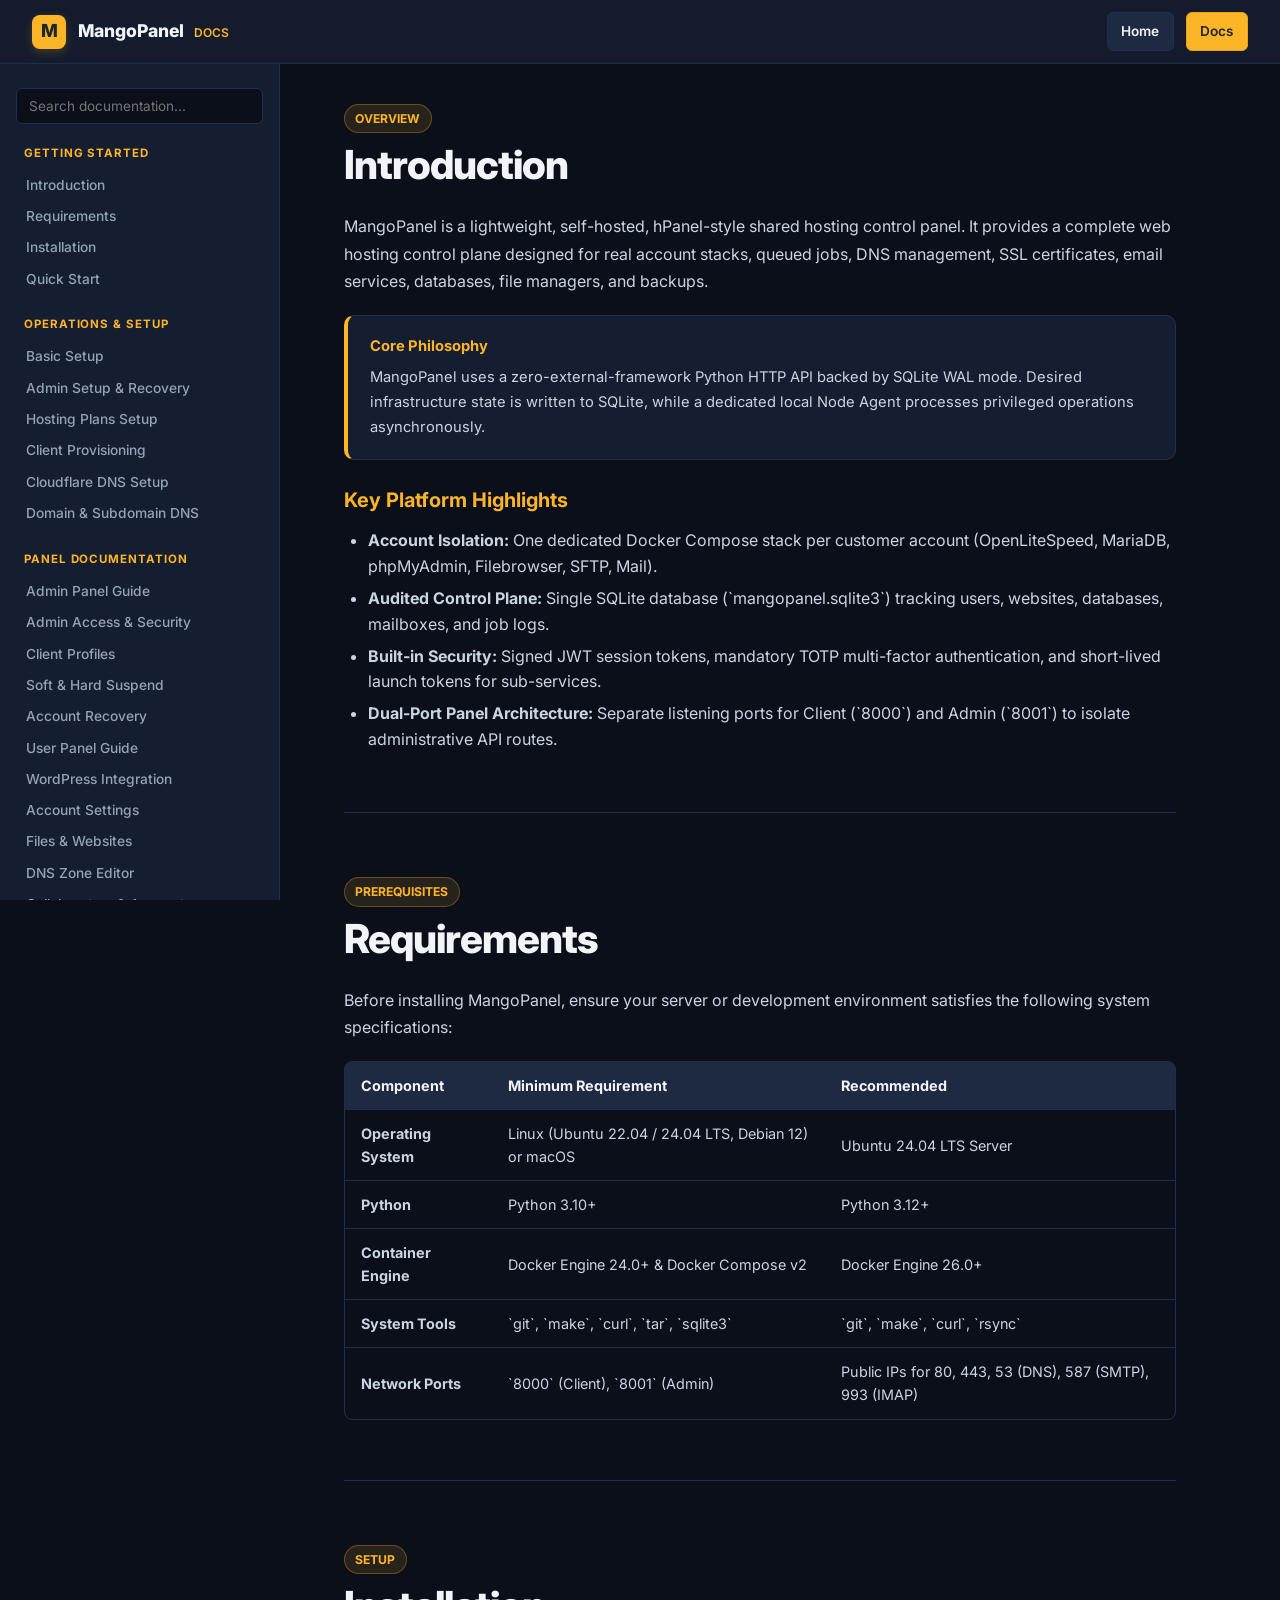
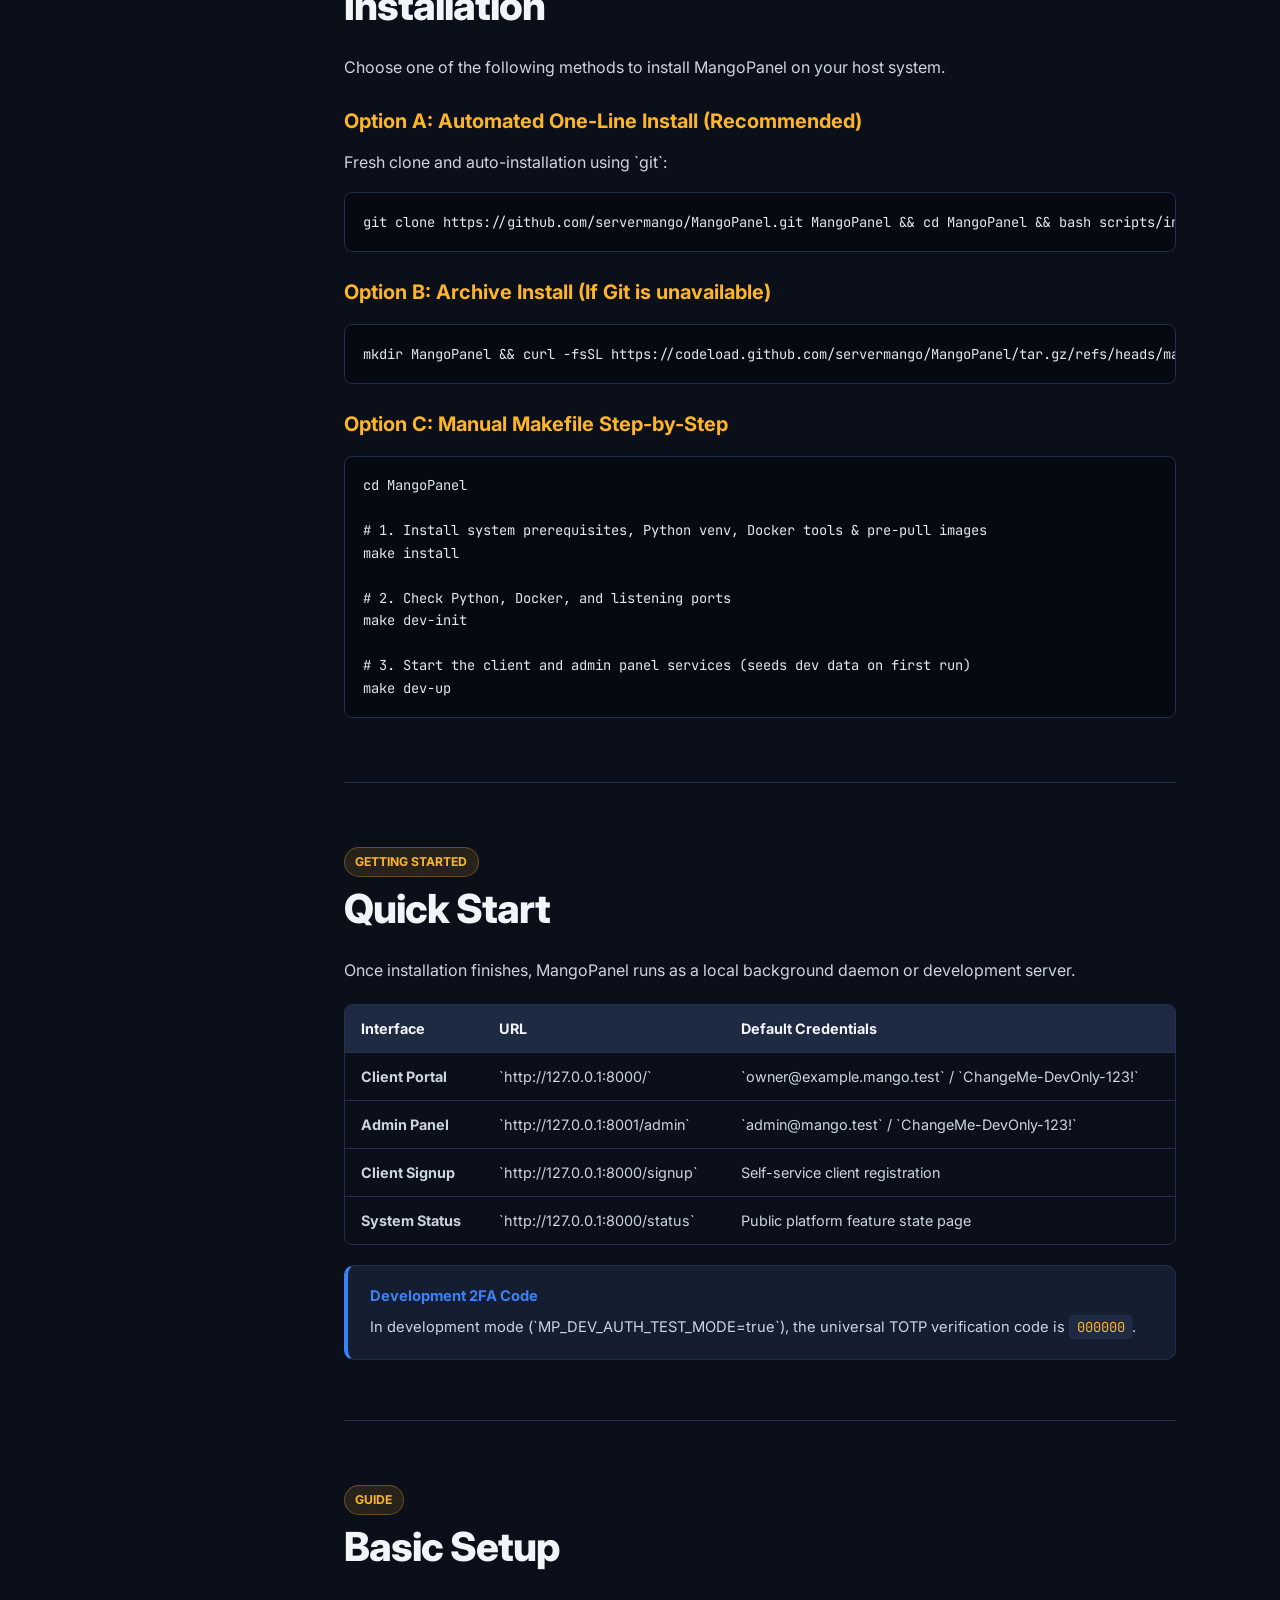
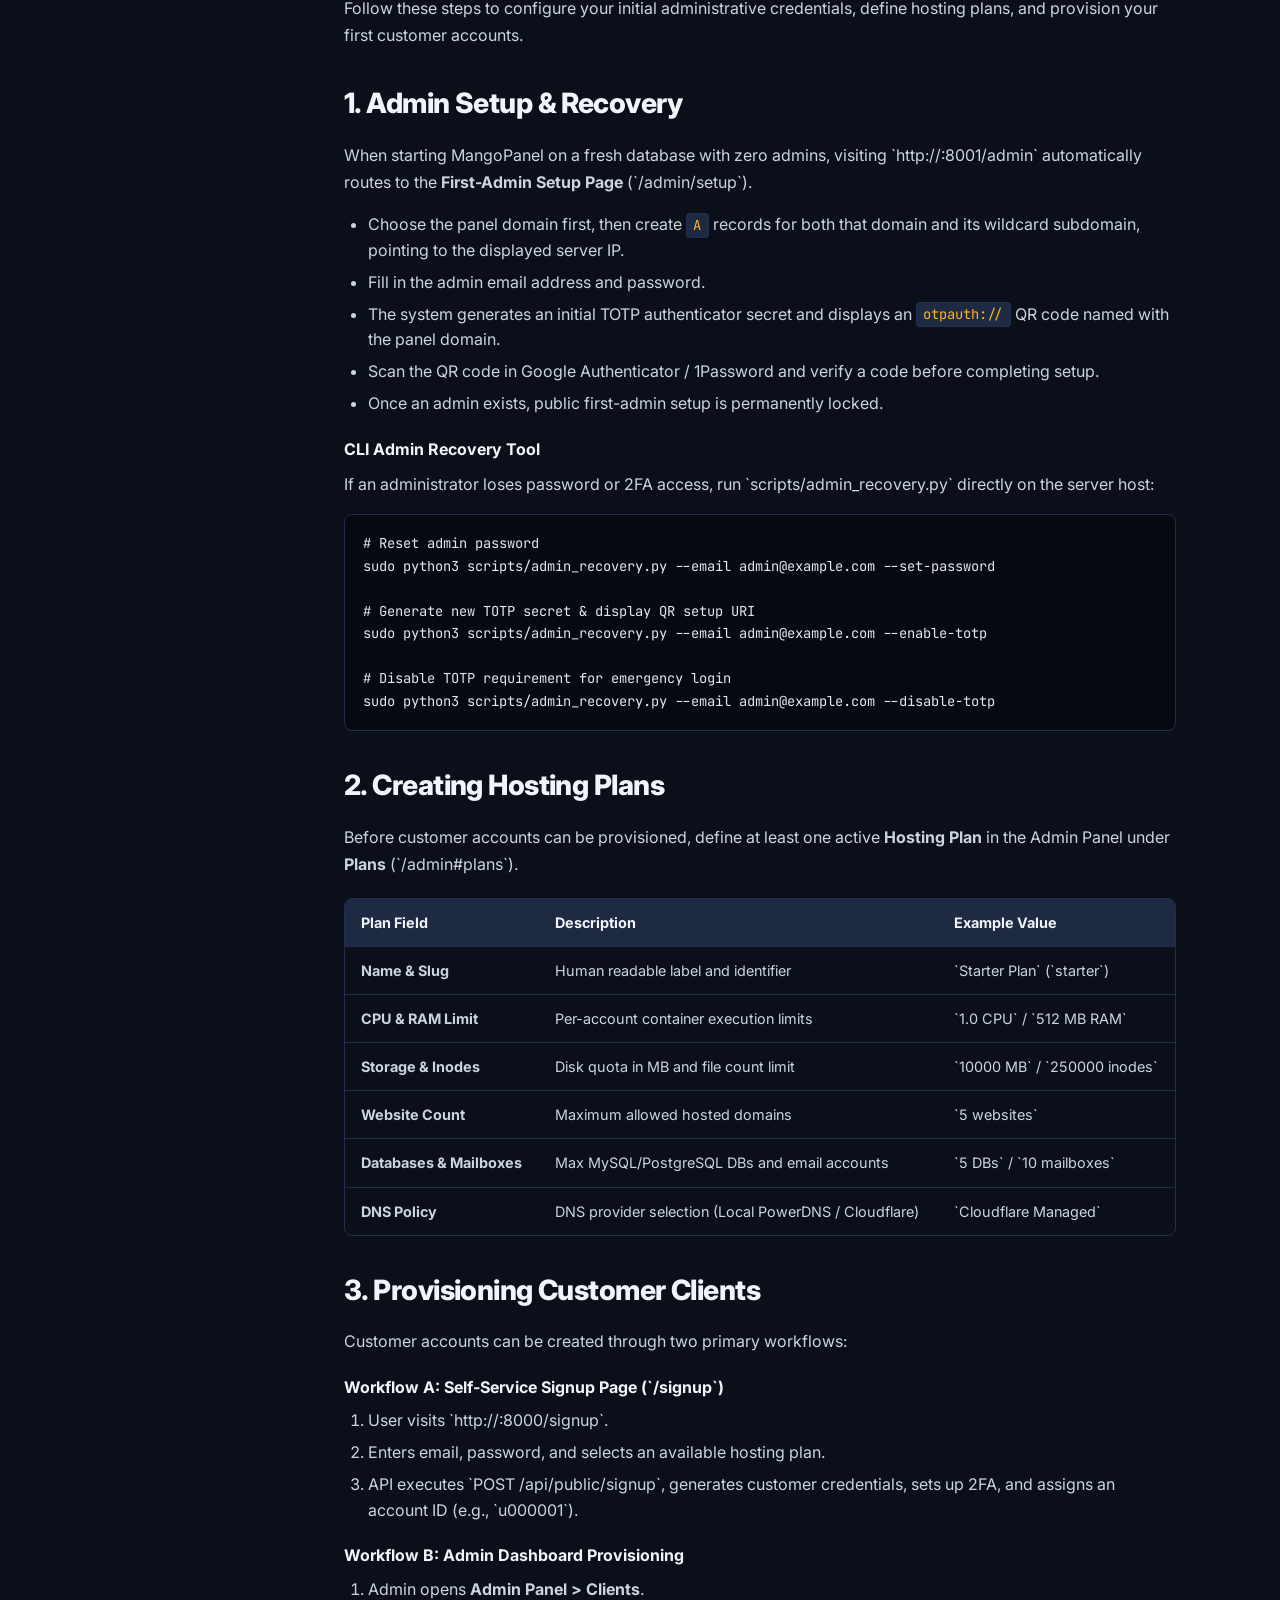
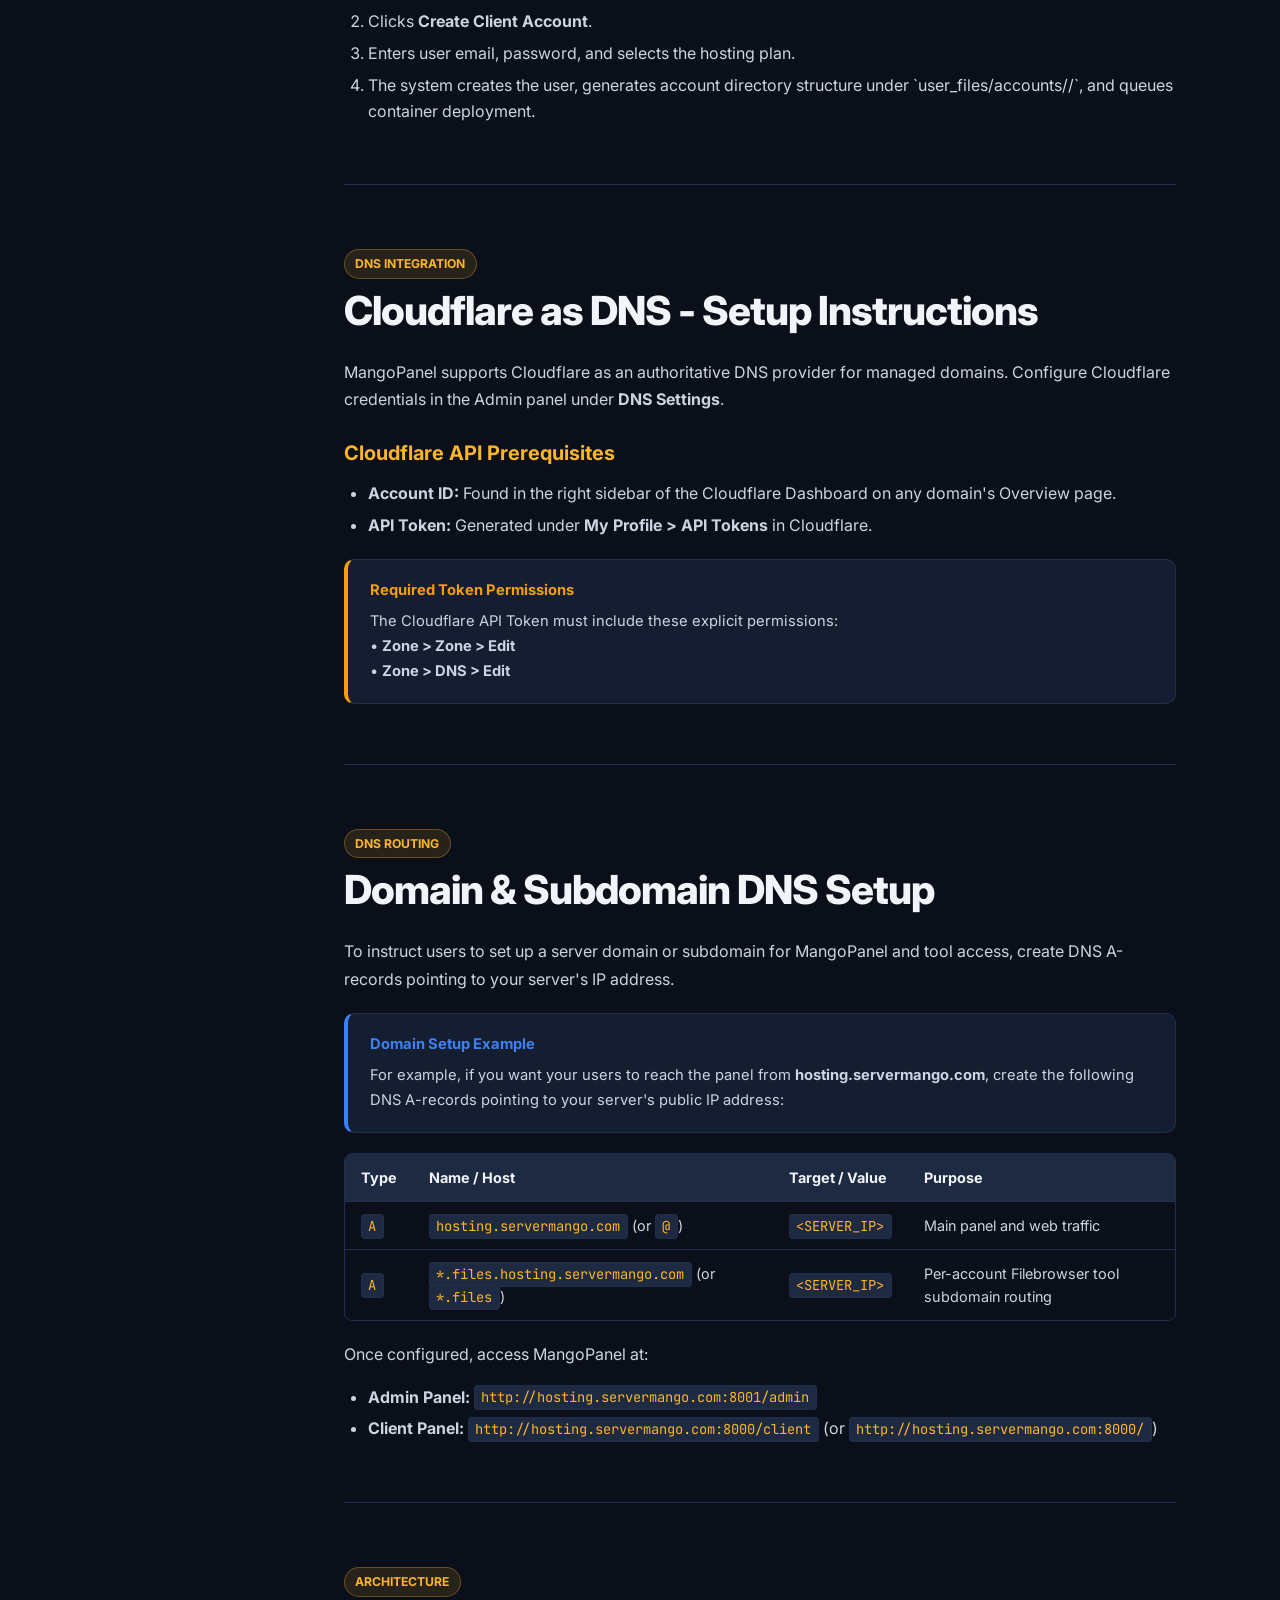
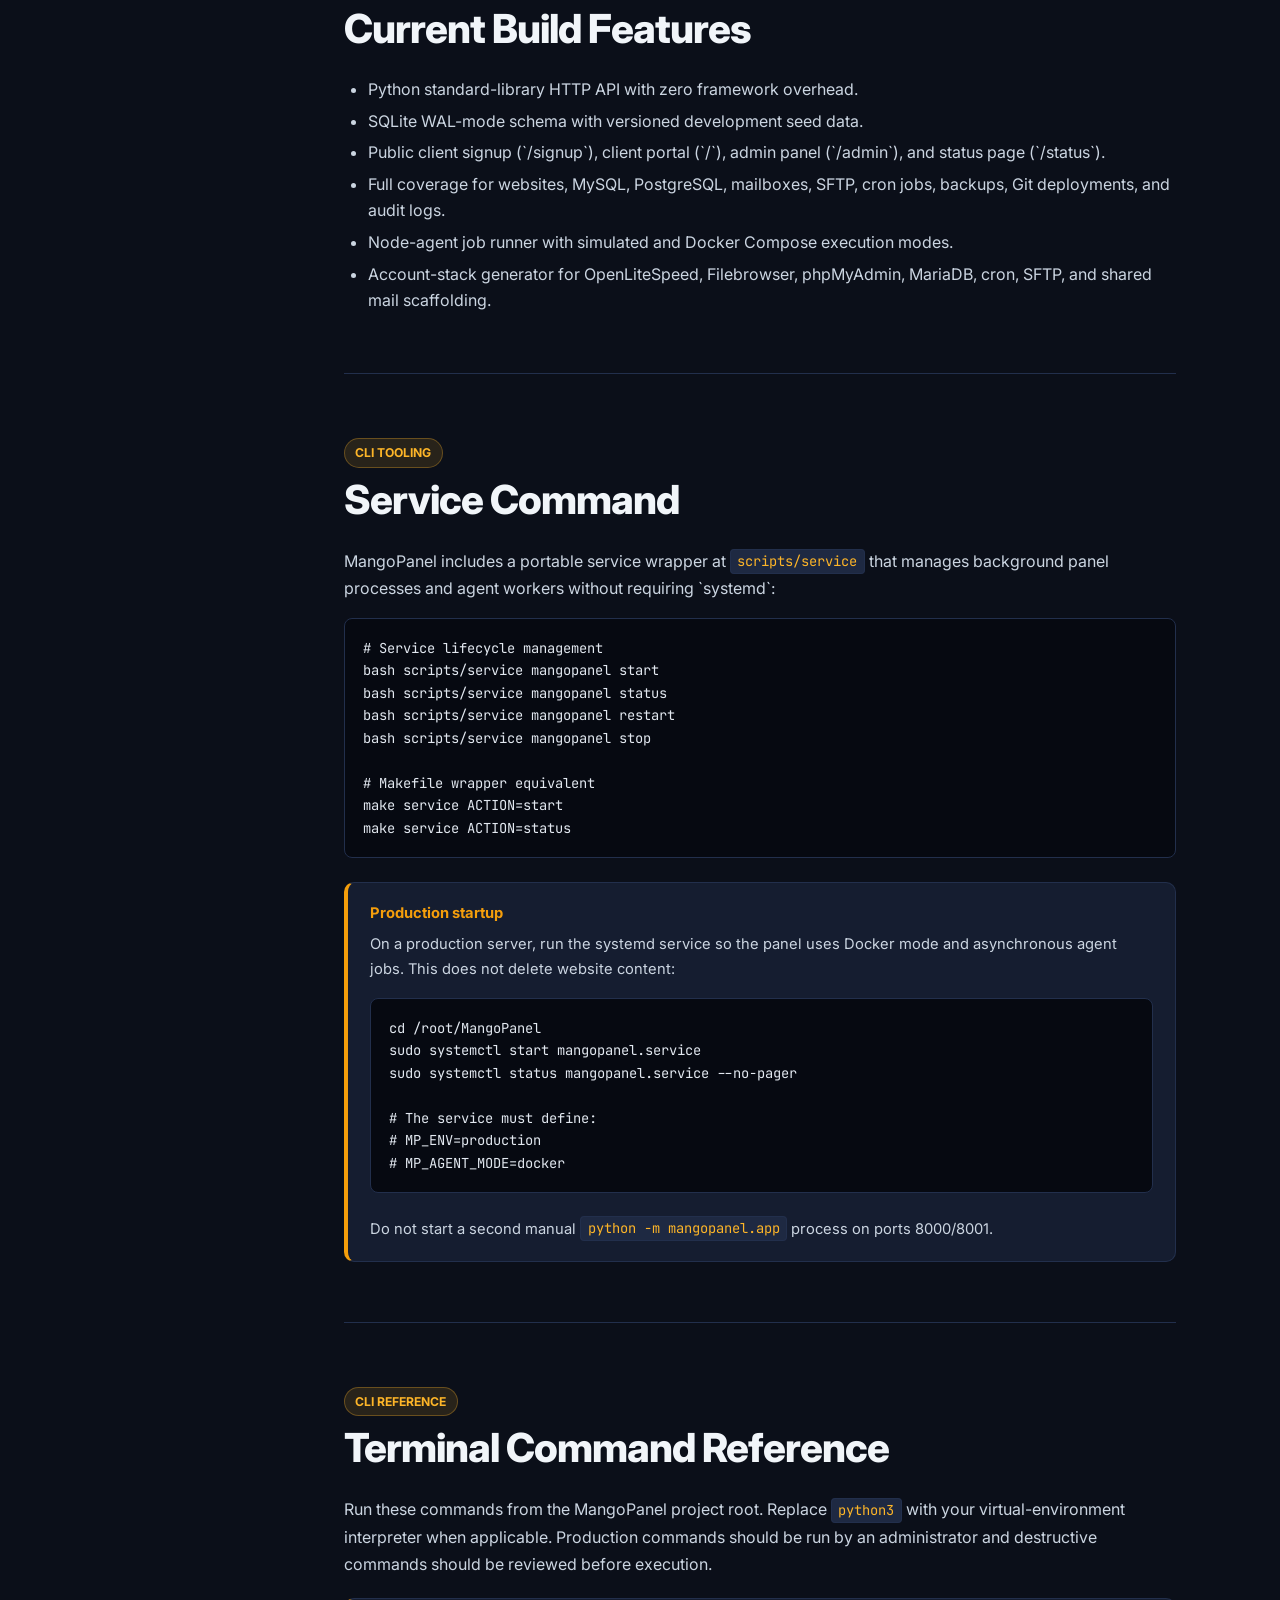
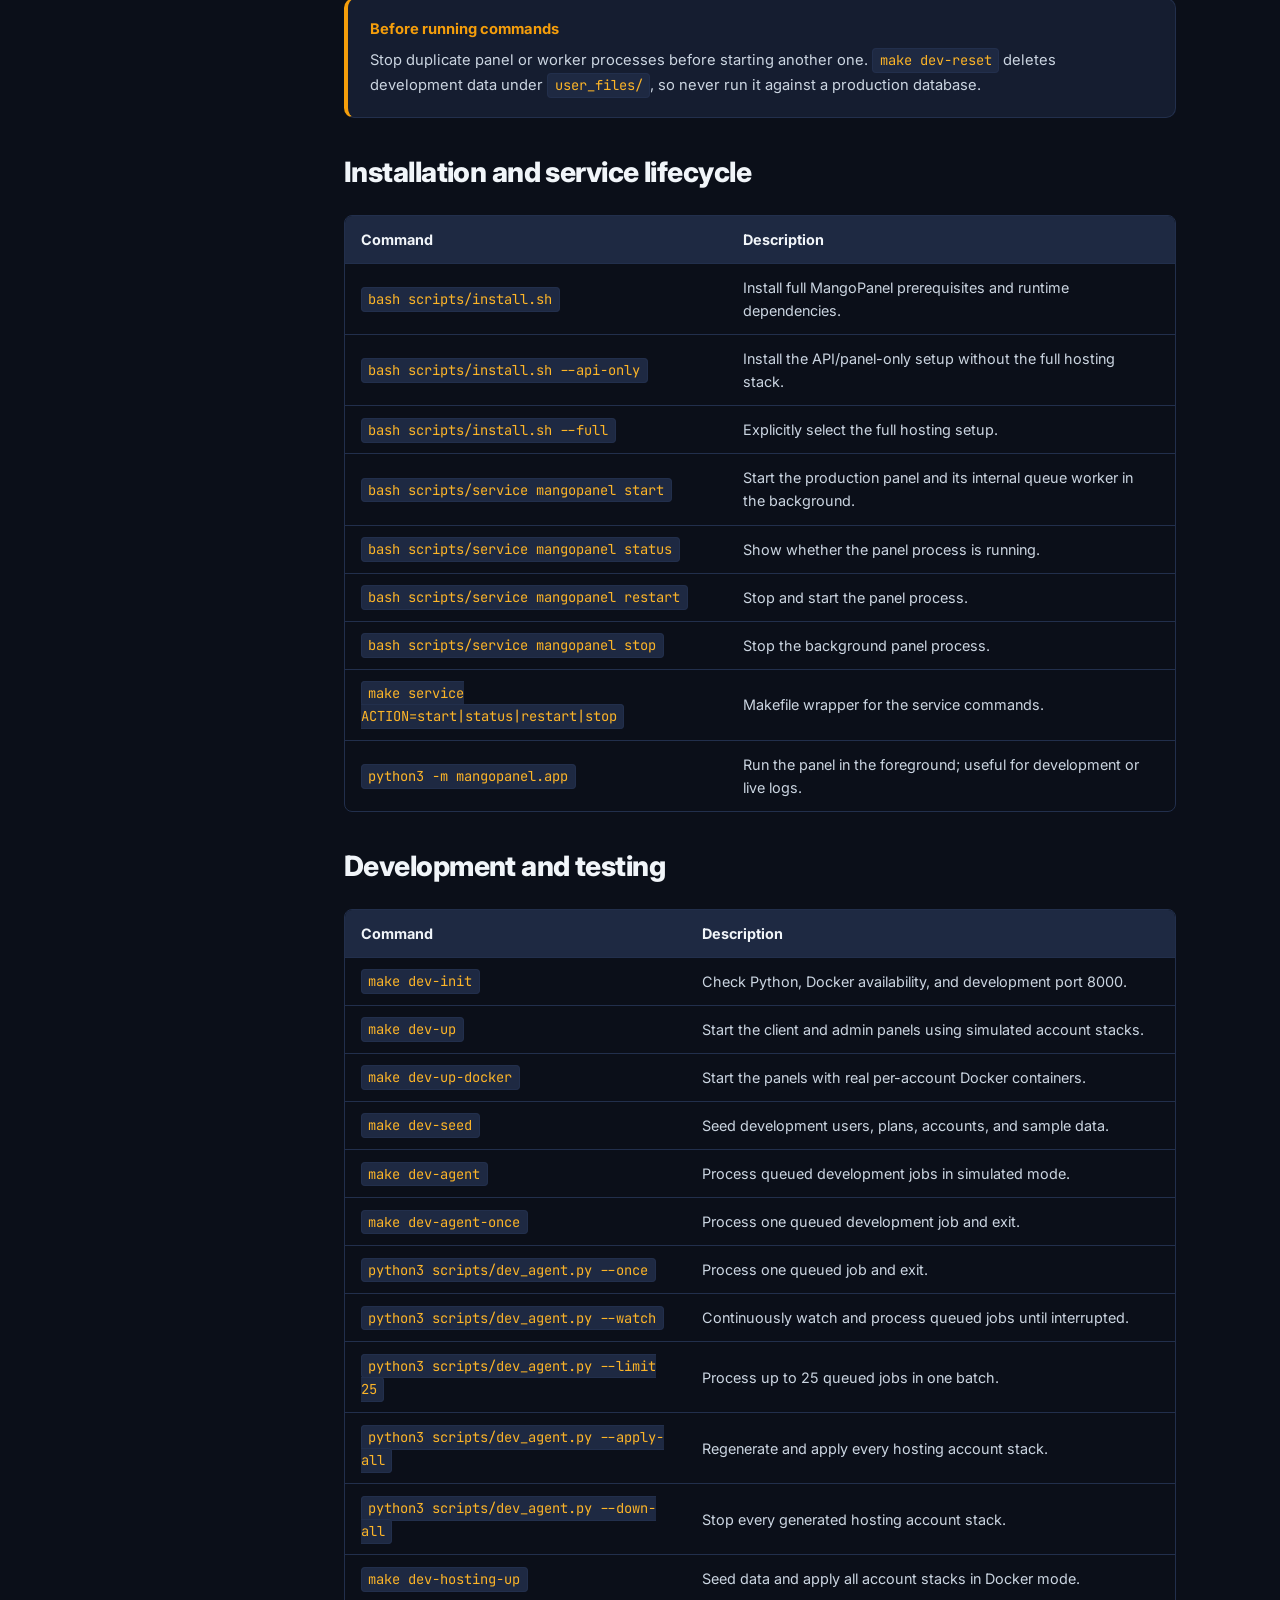
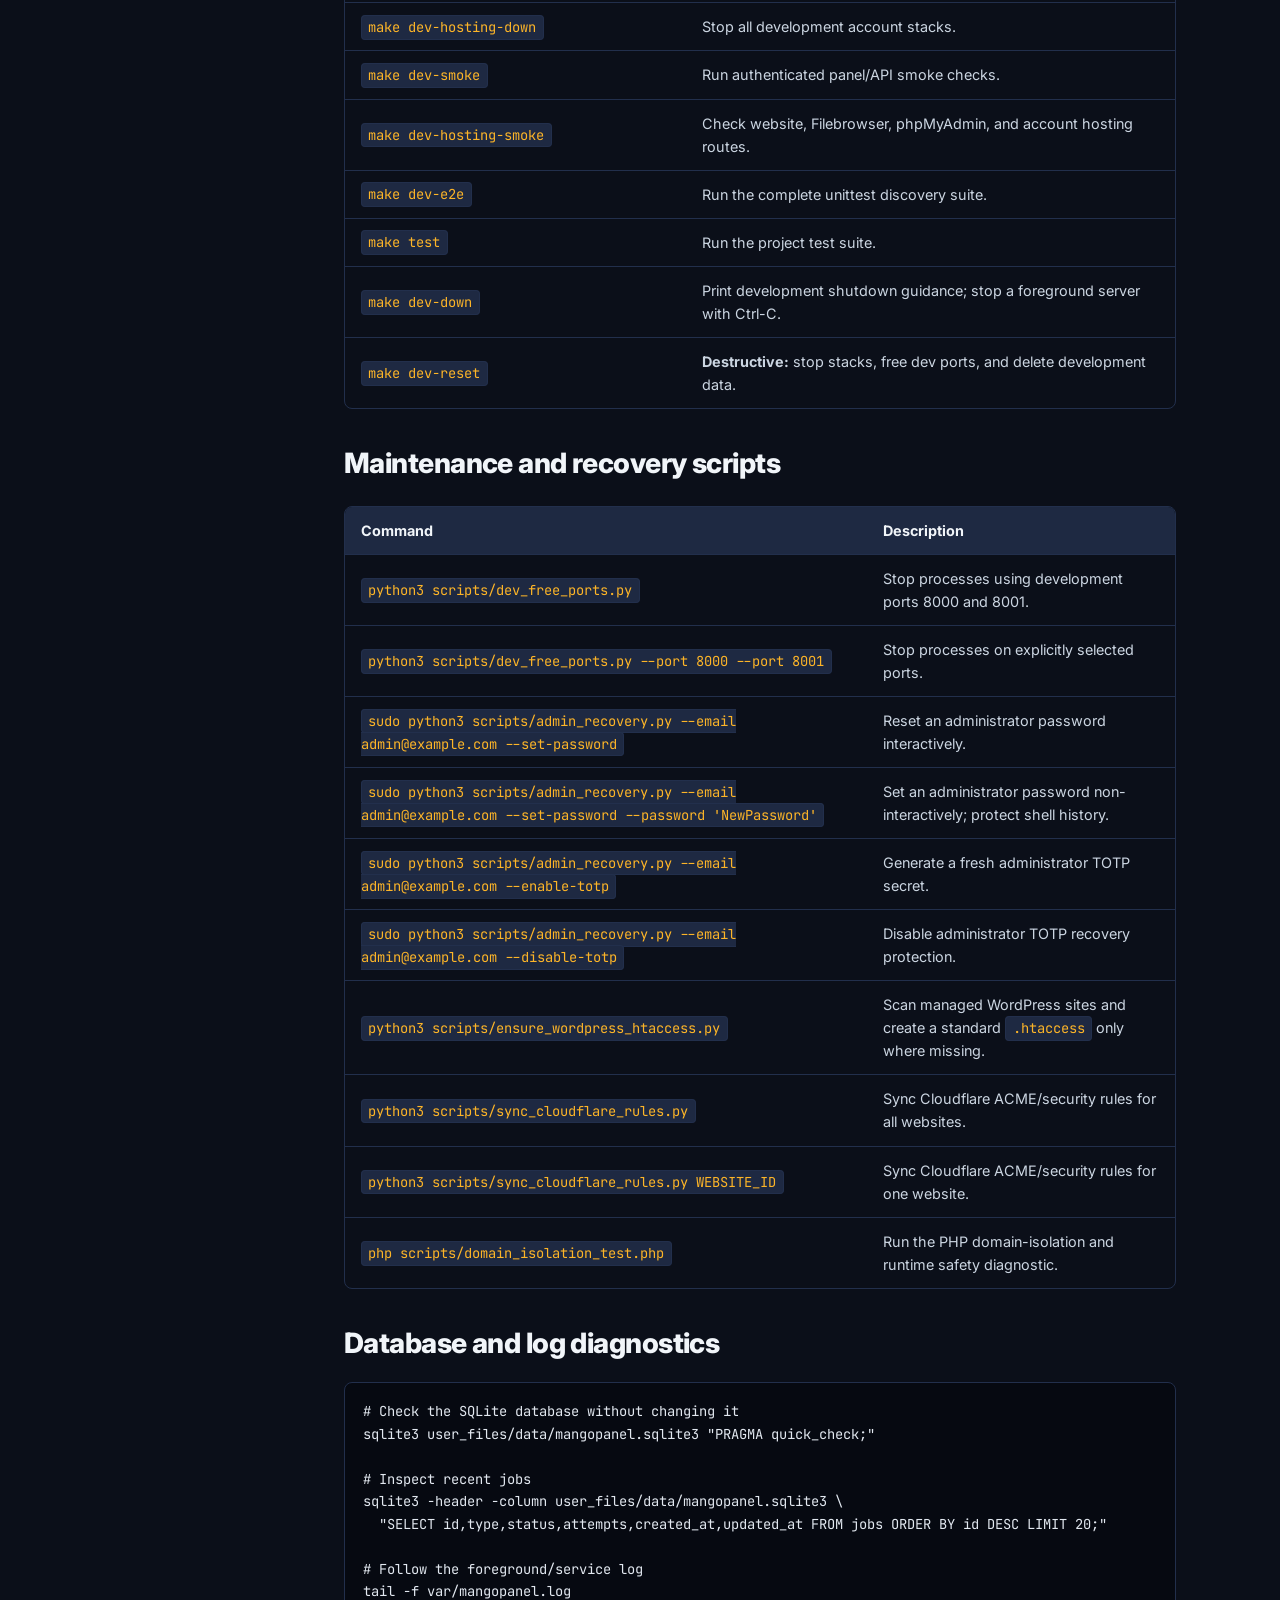
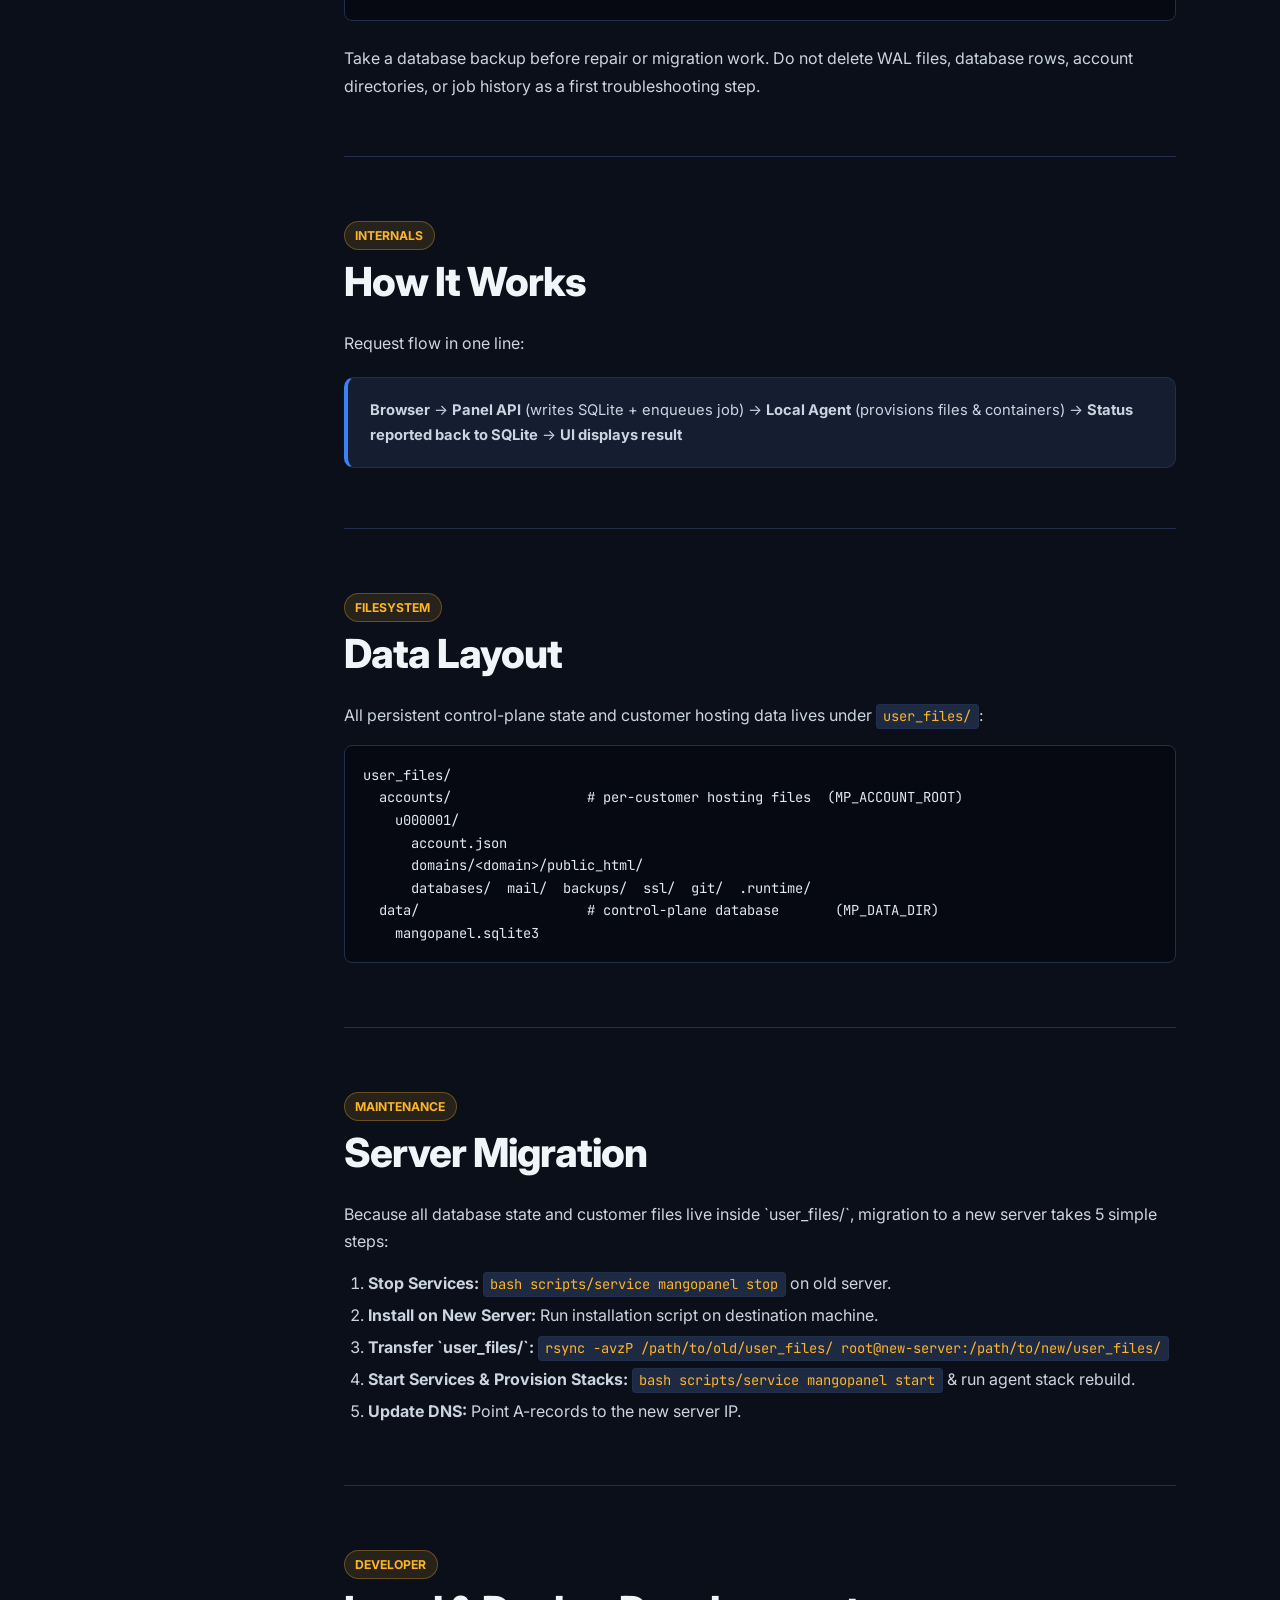
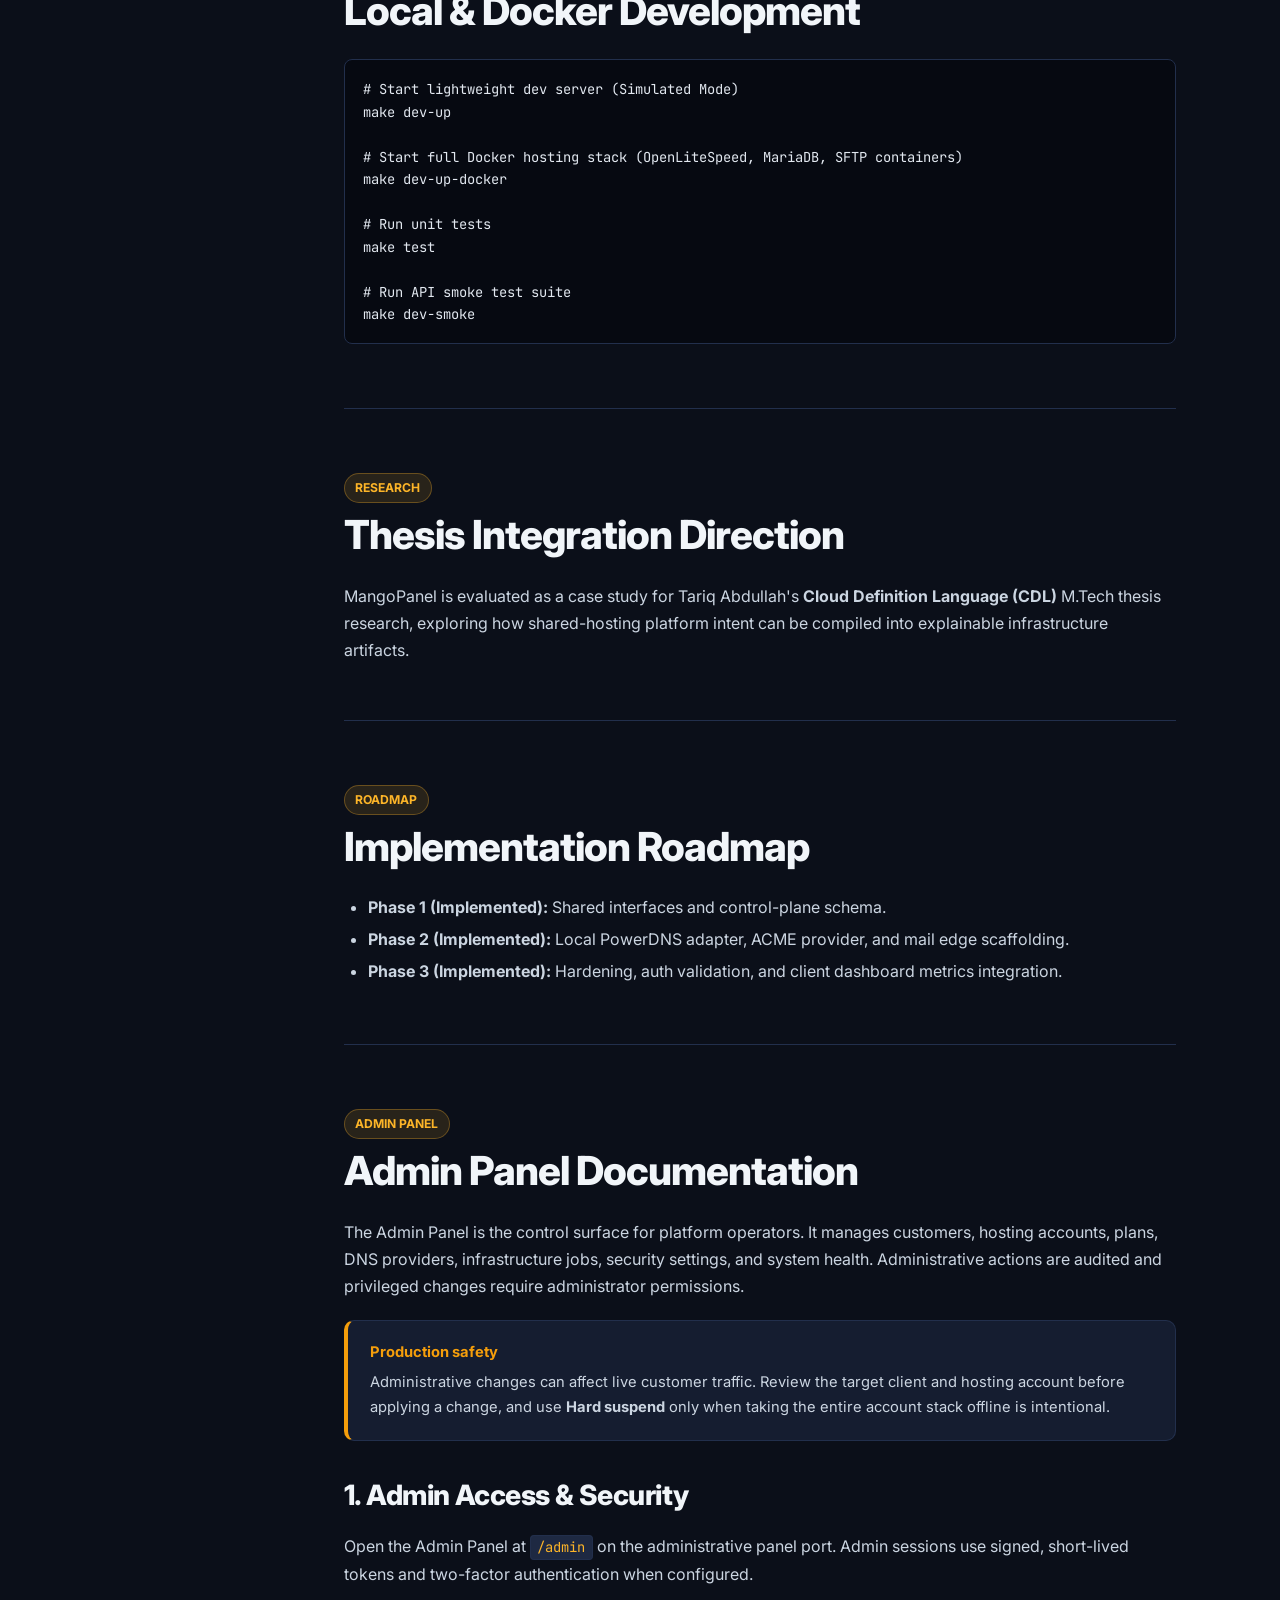
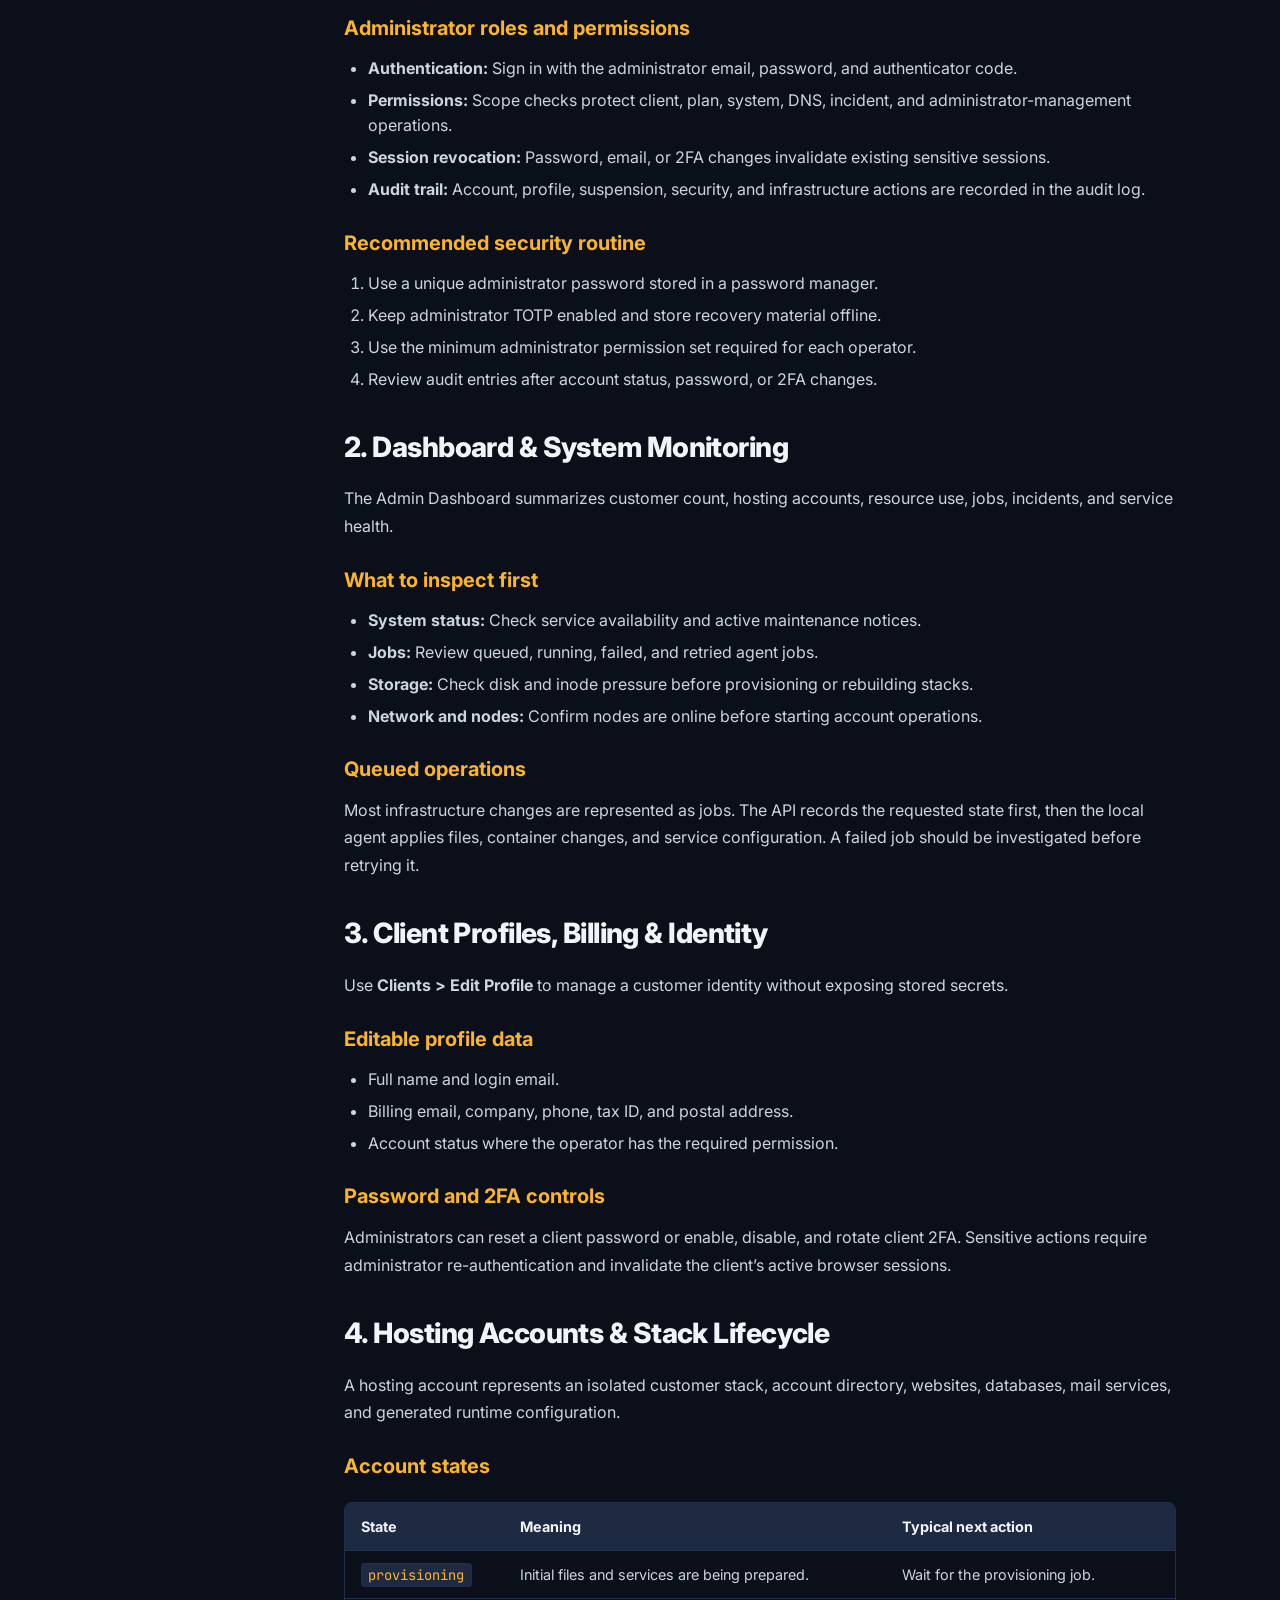
<file: public/docs.html>
<!DOCTYPE html>
<html lang="en">
<head>
    <meta charset="UTF-8">
    <meta name="viewport" content="width=device-width, initial-scale=1.0">
    <title>MangoPanel Documentation · Shared Hosting Control Plane</title>
    <meta name="description" content="Complete single-page documentation for MangoPanel: Installation, System Requirements, Basic Setup, Hosting Plans, Client Provisioning, Cloudflare DNS, Server Migration, and Architecture.">
    <link rel="icon" type="image/svg+xml" href="/assets/favicon-client.svg">
    <link rel="preconnect" href="https://fonts.googleapis.com">
    <link rel="preconnect" href="https://fonts.gstatic.com" crossorigin>
    <link href="https://fonts.googleapis.com/css2?family=Inter:wght@400;500;600;700;800&family=JetBrains+Mono:wght@400;600;700&display=swap" rel="stylesheet">
    <style>
        :root {
            --bg: #0b0f19;
            --surface: #151d30;
            --surface-2: #1e2942;
            --surface-elevated: #263556;
            
            --text: #f1f5f9;
            --text-secondary: #cbd5e1;
            --muted: #94a3b8;
            --line: #222f4c;
            --line-hover: #33446b;
            
            --brand: #fdb528;
            --brand-strong: #e8a417;
            --brand-ink: #8a5800;
            --brand-tint: rgba(253, 181, 40, 0.12);
            --brand-glow: rgba(253, 181, 40, 0.22);
            
            --accent: #2c3136;
            --accent-dark: #1e2528;
            
            --success: #22c55e;
            --success-ink: #86efac;
            --success-tint: rgba(34, 197, 94, 0.12);
            
            --warning: #f59e0b;
            --danger: #ef4444;
            --info: #3b82f6;
            --info-tint: rgba(59, 130, 246, 0.12);
            
            --shadow: 0 10px 28px rgba(0, 0, 0, 0.35);
            --shadow-premium: 0 20px 45px -10px rgba(0, 0, 0, 0.5);
            --transition: all 0.2s ease-in-out;
            
            --font-body: 'Inter', ui-sans-serif, system-ui, -apple-system, BlinkMacSystemFont, "Segoe UI", Roboto, sans-serif;
            --font-mono: 'JetBrains Mono', ui-monospace, SFMono-Regular, Menlo, Monaco, Consolas, monospace;
        }

        * {
            box-sizing: border-box;
            margin: 0;
            padding: 0;
        }

        html {
            scroll-behavior: smooth;
        }

        body {
            font-family: var(--font-body);
            background-color: var(--bg);
            color: var(--text);
            line-height: 1.6;
            -webkit-font-smoothing: antialiased;
        }

        /* Top Header */
        header {
            height: 64px;
            padding: 0 2rem;
            display: flex;
            justify-content: space-between;
            align-items: center;
            background: rgba(21, 29, 48, 0.9);
            backdrop-filter: blur(16px);
            border-bottom: 1px solid var(--line);
            position: sticky;
            top: 0;
            z-index: 100;
        }

        .brand {
            display: flex;
            align-items: center;
            gap: 12px;
            text-decoration: none;
            color: var(--text);
        }

        .brand-mark {
            width: 34px;
            height: 34px;
            background: var(--brand);
            color: var(--accent-dark);
            font-weight: 800;
            font-size: 18px;
            border-radius: 8px;
            display: flex;
            align-items: center;
            justify-content: center;
            box-shadow: 0 3px 10px var(--brand-glow);
        }

        .brand-text strong {
            font-size: 1.1rem;
            font-weight: 800;
        }

        .brand-text small {
            color: var(--brand);
            font-size: 0.75rem;
            font-weight: 600;
            margin-left: 6px;
        }

        .header-actions {
            display: flex;
            align-items: center;
            gap: 0.75rem;
        }

        .btn-nav {
            display: inline-flex;
            align-items: center;
            gap: 0.4rem;
            padding: 0.45rem 0.85rem;
            border-radius: 6px;
            font-size: 0.85rem;
            font-weight: 600;
            text-decoration: none;
            transition: var(--transition);
            border: 1px solid var(--line);
            background: var(--surface-2);
            color: var(--text);
        }

        .btn-nav:hover {
            border-color: var(--brand);
            color: var(--brand);
        }

        .btn-nav-primary {
            background: var(--brand);
            color: var(--accent-dark);
            border-color: var(--brand-strong);
        }

        .btn-nav-primary:hover {
            background: var(--brand-strong);
            color: var(--accent-dark);
        }

        /* Documentation Layout */
        .docs-container {
            display: grid;
            grid-template-columns: 280px minmax(0, 1fr);
            min-height: calc(100vh - 64px);
        }

        /* Sidebar Navigation */
        .docs-sidebar {
            position: sticky;
            top: 64px;
            height: calc(100vh - 64px);
            overflow-y: auto;
            background: var(--surface);
            border-right: 1px solid var(--line);
            padding: 1.5rem 1rem;
        }

        .docs-search {
            margin-bottom: 1.25rem;
            position: relative;
        }

        .docs-search input {
            width: 100%;
            padding: 0.55rem 0.75rem;
            background: var(--bg);
            border: 1px solid var(--line);
            border-radius: 6px;
            color: var(--text);
            font-size: 0.85rem;
            font-family: var(--font-body);
            outline: none;
        }

        .docs-search input:focus {
            border-color: var(--brand);
        }

        .nav-group-title {
            font-size: 0.72rem;
            font-weight: 700;
            text-transform: uppercase;
            letter-spacing: 0.08em;
            color: var(--brand);
            margin: 1.25rem 0.5rem 0.5rem;
        }

        .nav-menu {
            list-style: none;
        }

        .nav-menu li a {
            display: block;
            padding: 0.42rem 0.65rem;
            color: var(--muted);
            text-decoration: none;
            font-size: 0.86rem;
            font-weight: 500;
            border-radius: 6px;
            transition: var(--transition);
            line-height: 1.3;
        }

        .nav-menu li a:hover,
        .nav-menu li a.active {
            color: var(--text);
            background: var(--surface-2);
        }

        .nav-menu li a.active {
            color: var(--brand);
            font-weight: 700;
            border-left: 2px solid var(--brand);
            border-radius: 0 6px 6px 0;
        }

        /* Main Content Area */
        .docs-content {
            padding: 2.5rem 4rem 6rem;
            max-width: 960px;
        }

        .docs-section {
            margin-bottom: 4rem;
            padding-bottom: 2.5rem;
            border-bottom: 1px solid var(--line);
        }

        .docs-section:last-child {
            border-bottom: none;
        }

        .docs-section h1 {
            font-size: 2.5rem;
            font-weight: 800;
            letter-spacing: -0.025em;
            margin-bottom: 1rem;
            color: var(--text);
        }

        .docs-section h2 {
            font-size: 1.75rem;
            font-weight: 800;
            letter-spacing: -0.02em;
            margin: 2rem 0 1rem;
            color: var(--text);
        }

        .docs-section h3 {
            font-size: 1.25rem;
            font-weight: 700;
            margin: 1.5rem 0 0.75rem;
            color: var(--brand);
        }

        .docs-section h4 {
            font-size: 1rem;
            font-weight: 700;
            margin: 1.2rem 0 0.5rem;
            color: var(--text);
        }

        .docs-section p {
            color: var(--text-secondary);
            font-size: 1rem;
            margin-bottom: 1rem;
            line-height: 1.7;
        }

        .docs-section ul, .docs-section ol {
            margin: 0.5rem 0 1.25rem 1.5rem;
            color: var(--text-secondary);
        }

        .docs-section li {
            margin-bottom: 0.4rem;
            line-height: 1.6;
        }

        /* Callout Cards & Badges */
        .callout {
            padding: 1.2rem 1.4rem;
            border-radius: 10px;
            background: var(--surface);
            border: 1px solid var(--line);
            border-left: 4px solid var(--brand);
            margin: 1.25rem 0;
        }

        .callout-title {
            font-size: 0.92rem;
            font-weight: 700;
            color: var(--brand);
            margin-bottom: 0.4rem;
            display: flex;
            align-items: center;
            gap: 0.5rem;
        }

        .callout p {
            margin-bottom: 0;
            font-size: 0.92rem;
            color: var(--text-secondary);
        }

        .callout-info { border-left-color: var(--info); }
        .callout-info .callout-title { color: var(--info); }

        .callout-warning { border-left-color: var(--warning); }
        .callout-warning .callout-title { color: var(--warning); }

        /* Tables */
        .table-wrapper {
            overflow-x: auto;
            margin: 1.25rem 0;
            border-radius: 8px;
            border: 1px solid var(--line);
        }

        table {
            width: 100%;
            border-collapse: collapse;
            text-align: left;
            font-size: 0.9rem;
        }

        th {
            background: var(--surface-2);
            color: var(--text);
            font-weight: 700;
            padding: 0.75rem 1rem;
            border-bottom: 1px solid var(--line);
        }

        td {
            padding: 0.75rem 1rem;
            border-bottom: 1px solid var(--line);
            color: var(--text-secondary);
        }

        tr:last-child td {
            border-bottom: none;
        }

        /* Code Blocks */
        pre {
            background: #060911;
            border: 1px solid var(--line);
            border-radius: 8px;
            padding: 1.1rem;
            overflow-x: auto;
            font-family: var(--font-mono);
            font-size: 0.88rem;
            color: #e2e8f0;
            margin: 1rem 0 1.5rem;
            position: relative;
        }

        code {
            font-family: var(--font-mono);
            font-size: 0.86rem;
            background: var(--surface-2);
            color: var(--brand);
            padding: 0.15rem 0.4rem;
            border-radius: 4px;
            border: 1px solid var(--line);
        }

        pre code {
            background: transparent;
            color: inherit;
            padding: 0;
            border: none;
        }

        .badge-pill {
            display: inline-flex;
            align-items: center;
            gap: 0.4rem;
            padding: 0.25rem 0.65rem;
            background: var(--brand-tint);
            border: 1px solid rgba(253, 181, 40, 0.3);
            border-radius: 999px;
            font-size: 0.76rem;
            font-weight: 700;
            color: var(--brand);
            text-transform: uppercase;
        }

        /* Responsive UI */
        @media (max-width: 900px) {
            .docs-container {
                grid-template-columns: 1fr;
            }
            .docs-sidebar {
                display: none;
            }
            .docs-content {
                padding: 2rem 1.5rem 4rem;
            }
        }
    </style>
</head>
<body>

    <!-- Header -->
    <header>
        <a href="/" class="brand">
            <span class="brand-mark">M</span>
            <div class="brand-text">
                <strong>MangoPanel</strong>
                <small>DOCS</small>
            </div>
        </a>
        <div class="header-actions">
            <a href="/" class="btn-nav">Home</a>
            <a href="docs.html" class="btn-nav btn-nav-primary">Docs</a>
        </div>
    </header>

    <div class="docs-container">
        <!-- Sidebar Navigation -->
        <aside class="docs-sidebar">
            <div class="docs-search">
                <input type="text" id="menu-search" placeholder="Search documentation..." onkeyup="filterDocsNav()">
            </div>
            
            <div class="nav-group-title">Getting Started</div>
            <ul class="nav-menu">
                <li><a href="#introduction" class="active">Introduction</a></li>
                <li><a href="#requirements">Requirements</a></li>
                <li><a href="#installation">Installation</a></li>
                <li><a href="#quick-start">Quick Start</a></li>
            </ul>

            <div class="nav-group-title">Operations &amp; Setup</div>
            <ul class="nav-menu">
                <li><a href="#basic-setup">Basic Setup</a></li>
                <li><a href="#admin-management">Admin Setup &amp; Recovery</a></li>
                <li><a href="#creating-plans">Hosting Plans Setup</a></li>
                <li><a href="#provisioning-clients">Client Provisioning</a></li>
                <li><a href="#cloudflare-dns">Cloudflare DNS Setup</a></li>
                <li><a href="#dns-domain-setup">Domain &amp; Subdomain DNS</a></li>
            </ul>

            <div class="nav-group-title">Panel Documentation</div>
            <ul class="nav-menu">
                <li><a href="#admin-panel-docs">Admin Panel Guide</a></li>
                <li><a href="#admin-access-security">Admin Access &amp; Security</a></li>
                <li><a href="#admin-client-profiles">Client Profiles</a></li>
                <li><a href="#admin-suspension">Soft &amp; Hard Suspend</a></li>
                <li><a href="#admin-account-recovery">Account Recovery</a></li>
                <li><a href="#user-panel-docs">User Panel Guide</a></li>
                <li><a href="#wordpress-integration">WordPress Integration</a></li>
                <li><a href="#user-account-settings">Account Settings</a></li>
                <li><a href="#user-files">Files &amp; Websites</a></li>
                <li><a href="#user-dns-zone-actions">DNS Zone Editor</a></li>
                <li><a href="#user-collaborators">Collaborators &amp; Accounts</a></li>
                <li><a href="#user-suspension">Suspended Accounts</a></li>
            </ul>

            <div class="nav-group-title">Architecture &amp; Data</div>
            <ul class="nav-menu">
                <li><a href="#current-build">Current Build Features</a></li>
                <li><a href="#how-it-works">How It Works</a></li>
                <li><a href="#data-layout">Data Layout</a></li>
                <li><a href="#service-command">Service Command</a></li>
                <li><a href="#terminal-command-reference">Terminal Command Reference</a></li>
                <li><a href="#server-migration">Server Migration</a></li>
                <li><a href="#local-development">Local &amp; Docker Dev</a></li>
                <li><a href="#thesis-direction">Thesis Integration</a></li>
                <li><a href="#next-steps">Implementation Roadmap</a></li>
            </ul>

            <div class="nav-group-title">API Reference</div>
            <ul class="nav-menu">
                <li><a href="#client-api">Client Area API</a></li>
                <li><a href="#admin-api">Admin Area API</a></li>
                <li><a href="#reseller-api">Reseller Area API</a></li>
            </ul>
        </aside>

        <!-- Main Content -->
        <main class="docs-content">

            <!-- INTRODUCTION -->
            <section id="introduction" class="docs-section">
                <span class="badge-pill">Overview</span>
                <h1>Introduction</h1>
                <p>MangoPanel is a lightweight, self-hosted, hPanel-style shared hosting control panel. It provides a complete web hosting control plane designed for real account stacks, queued jobs, DNS management, SSL certificates, email services, databases, file managers, and backups.</p>
                
                <div class="callout">
                    <div class="callout-title">Core Philosophy</div>
                    <p>MangoPanel uses a zero-external-framework Python HTTP API backed by SQLite WAL mode. Desired infrastructure state is written to SQLite, while a dedicated local Node Agent processes privileged operations asynchronously.</p>
                </div>

                <h3>Key Platform Highlights</h3>
                <ul>
                    <li><strong>Account Isolation:</strong> One dedicated Docker Compose stack per customer account (OpenLiteSpeed, MariaDB, phpMyAdmin, Filebrowser, SFTP, Mail).</li>
                    <li><strong>Audited Control Plane:</strong> Single SQLite database (`mangopanel.sqlite3`) tracking users, websites, databases, mailboxes, and job logs.</li>
                    <li><strong>Built-in Security:</strong> Signed JWT session tokens, mandatory TOTP multi-factor authentication, and short-lived launch tokens for sub-services.</li>
                    <li><strong>Dual-Port Panel Architecture:</strong> Separate listening ports for Client (`8000`) and Admin (`8001`) to isolate administrative API routes.</li>
                </ul>
            </section>

            <!-- REQUIREMENTS -->
            <section id="requirements" class="docs-section">
                <span class="badge-pill">Prerequisites</span>
                <h1>Requirements</h1>
                <p>Before installing MangoPanel, ensure your server or development environment satisfies the following system specifications:</p>

                <div class="table-wrapper">
                    <table>
                        <thead>
                            <tr>
                                <th>Component</th>
                                <th>Minimum Requirement</th>
                                <th>Recommended</th>
                            </tr>
                        </thead>
                        <tbody>
                            <tr>
                                <td><strong>Operating System</strong></td>
                                <td>Linux (Ubuntu 22.04 / 24.04 LTS, Debian 12) or macOS</td>
                                <td>Ubuntu 24.04 LTS Server</td>
                            </tr>
                            <tr>
                                <td><strong>Python</strong></td>
                                <td>Python 3.10+</td>
                                <td>Python 3.12+</td>
                            </tr>
                            <tr>
                                <td><strong>Container Engine</strong></td>
                                <td>Docker Engine 24.0+ &amp; Docker Compose v2</td>
                                <td>Docker Engine 26.0+</td>
                            </tr>
                            <tr>
                                <td><strong>System Tools</strong></td>
                                <td>`git`, `make`, `curl`, `tar`, `sqlite3`</td>
                                <td>`git`, `make`, `curl`, `rsync`</td>
                            </tr>
                            <tr>
                                <td><strong>Network Ports</strong></td>
                                <td>`8000` (Client), `8001` (Admin)</td>
                                <td>Public IPs for 80, 443, 53 (DNS), 587 (SMTP), 993 (IMAP)</td>
                            </tr>
                        </tbody>
                    </table>
                </div>
            </section>

            <!-- INSTALLATION -->
            <section id="installation" class="docs-section">
                <span class="badge-pill">Setup</span>
                <h1>Installation</h1>
                <p>Choose one of the following methods to install MangoPanel on your host system.</p>

                <h3>Option A: Automated One-Line Install (Recommended)</h3>
                <p>Fresh clone and auto-installation using `git`:</p>
                <pre><code>git clone https://github.com/servermango/MangoPanel.git MangoPanel &amp;&amp; cd MangoPanel &amp;&amp; bash scripts/install.sh</code></pre>

                <h3>Option B: Archive Install (If Git is unavailable)</h3>
                <pre><code>mkdir MangoPanel &amp;&amp; curl -fsSL https://codeload.github.com/servermango/MangoPanel/tar.gz/refs/heads/main | tar -xz -C MangoPanel --strip-components=1 &amp;&amp; cd MangoPanel &amp;&amp; bash scripts/install.sh</code></pre>

                <h3>Option C: Manual Makefile Step-by-Step</h3>
                <pre><code>cd MangoPanel

# 1. Install system prerequisites, Python venv, Docker tools &amp; pre-pull images
make install

# 2. Check Python, Docker, and listening ports
make dev-init

# 3. Start the client and admin panel services (seeds dev data on first run)
make dev-up</code></pre>
            </section>

            <!-- QUICK START -->
            <section id="quick-start" class="docs-section">
                <span class="badge-pill">Getting Started</span>
                <h1>Quick Start</h1>
                <p>Once installation finishes, MangoPanel runs as a local background daemon or development server.</p>

                <div class="table-wrapper">
                    <table>
                        <thead>
                            <tr>
                                <th>Interface</th>
                                <th>URL</th>
                                <th>Default Credentials</th>
                            </tr>
                        </thead>
                        <tbody>
                            <tr>
                                <td><strong>Client Portal</strong></td>
                                <td>`http://127.0.0.1:8000/`</td>
                                <td>`owner@example.mango.test` / `ChangeMe-DevOnly-123!`</td>
                            </tr>
                            <tr>
                                <td><strong>Admin Panel</strong></td>
                                <td>`http://127.0.0.1:8001/admin`</td>
                                <td>`admin@mango.test` / `ChangeMe-DevOnly-123!`</td>
                            </tr>
                            <tr>
                                <td><strong>Client Signup</strong></td>
                                <td>`http://127.0.0.1:8000/signup`</td>
                                <td>Self-service client registration</td>
                            </tr>
                            <tr>
                                <td><strong>System Status</strong></td>
                                <td>`http://127.0.0.1:8000/status`</td>
                                <td>Public platform feature state page</td>
                            </tr>
                        </tbody>
                    </table>
                </div>

                <div class="callout callout-info">
                    <div class="callout-title">Development 2FA Code</div>
                    <p>In development mode (`MP_DEV_AUTH_TEST_MODE=true`), the universal TOTP verification code is <code>000000</code>.</p>
                </div>
            </section>

            <!-- BASIC SETUP -->
            <section id="basic-setup" class="docs-section">
                <span class="badge-pill">Guide</span>
                <h1>Basic Setup</h1>
                <p>Follow these steps to configure your initial administrative credentials, define hosting plans, and provision your first customer accounts.</p>

                <h2 id="admin-management">1. Admin Setup &amp; Recovery</h2>
                <p>When starting MangoPanel on a fresh database with zero admins, visiting `http://<server-ip>:8001/admin` automatically routes to the <strong>First-Admin Setup Page</strong> (`/admin/setup`).</p>
                
                <ul>
                    <li>Choose the panel domain first, then create <code>A</code> records for both that domain and its wildcard subdomain, pointing to the displayed server IP.</li>
                    <li>Fill in the admin email address and password.</li>
                    <li>The system generates an initial TOTP authenticator secret and displays an <code>otpauth://</code> QR code named with the panel domain.</li>
                    <li>Scan the QR code in Google Authenticator / 1Password and verify a code before completing setup.</li>
                    <li>Once an admin exists, public first-admin setup is permanently locked.</li>
                </ul>

                <h4>CLI Admin Recovery Tool</h4>
                <p>If an administrator loses password or 2FA access, run `scripts/admin_recovery.py` directly on the server host:</p>
                <pre><code># Reset admin password
sudo python3 scripts/admin_recovery.py --email admin@example.com --set-password

# Generate new TOTP secret &amp; display QR setup URI
sudo python3 scripts/admin_recovery.py --email admin@example.com --enable-totp

# Disable TOTP requirement for emergency login
sudo python3 scripts/admin_recovery.py --email admin@example.com --disable-totp</code></pre>

                <h2 id="creating-plans">2. Creating Hosting Plans</h2>
                <p>Before customer accounts can be provisioned, define at least one active <strong>Hosting Plan</strong> in the Admin Panel under <strong>Plans</strong> (`/admin#plans`).</p>

                <div class="table-wrapper">
                    <table>
                        <thead>
                            <tr>
                                <th>Plan Field</th>
                                <th>Description</th>
                                <th>Example Value</th>
                            </tr>
                        </thead>
                        <tbody>
                            <tr>
                                <td><strong>Name &amp; Slug</strong></td>
                                <td>Human readable label and identifier</td>
                                <td>`Starter Plan` (`starter`)</td>
                            </tr>
                            <tr>
                                <td><strong>CPU &amp; RAM Limit</strong></td>
                                <td>Per-account container execution limits</td>
                                <td>`1.0 CPU` / `512 MB RAM`</td>
                            </tr>
                            <tr>
                                <td><strong>Storage &amp; Inodes</strong></td>
                                <td>Disk quota in MB and file count limit</td>
                                <td>`10000 MB` / `250000 inodes`</td>
                            </tr>
                            <tr>
                                <td><strong>Website Count</strong></td>
                                <td>Maximum allowed hosted domains</td>
                                <td>`5 websites`</td>
                            </tr>
                            <tr>
                                <td><strong>Databases &amp; Mailboxes</strong></td>
                                <td>Max MySQL/PostgreSQL DBs and email accounts</td>
                                <td>`5 DBs` / `10 mailboxes`</td>
                            </tr>
                            <tr>
                                <td><strong>DNS Policy</strong></td>
                                <td>DNS provider selection (Local PowerDNS / Cloudflare)</td>
                                <td>`Cloudflare Managed`</td>
                            </tr>
                        </tbody>
                    </table>
                </div>

                <h2 id="provisioning-clients">3. Provisioning Customer Clients</h2>
                <p>Customer accounts can be created through two primary workflows:</p>

                <h4>Workflow A: Self-Service Signup Page (`/signup`)</h4>
                <ol>
                    <li>User visits `http://<server-ip>:8000/signup`.</li>
                    <li>Enters email, password, and selects an available hosting plan.</li>
                    <li>API executes `POST /api/public/signup`, generates customer credentials, sets up 2FA, and assigns an account ID (e.g., `u000001`).</li>
                </ol>

                <h4>Workflow B: Admin Dashboard Provisioning</h4>
                <ol>
                    <li>Admin opens <strong>Admin Panel &gt; Clients</strong>.</li>
                    <li>Clicks <strong>Create Client Account</strong>.</li>
                    <li>Enters user email, password, and selects the hosting plan.</li>
                    <li>The system creates the user, generates account directory structure under `user_files/accounts/<account_id>/`, and queues container deployment.</li>
                </ol>
            </section>

            <!-- CLOUDFLARE DNS -->
            <section id="cloudflare-dns" class="docs-section">
                <span class="badge-pill">DNS Integration</span>
                <h1>Cloudflare as DNS - Setup Instructions</h1>
                <p>MangoPanel supports Cloudflare as an authoritative DNS provider for managed domains. Configure Cloudflare credentials in the Admin panel under <strong>DNS Settings</strong>.</p>

                <h3>Cloudflare API Prerequisites</h3>
                <ul>
                    <li><strong>Account ID:</strong> Found in the right sidebar of the Cloudflare Dashboard on any domain's Overview page.</li>
                    <li><strong>API Token:</strong> Generated under <strong>My Profile &gt; API Tokens</strong> in Cloudflare.</li>
                </ul>

                <div class="callout callout-warning">
                    <div class="callout-title">Required Token Permissions</div>
                    <p>The Cloudflare API Token must include these explicit permissions:<br>
                    • <strong>Zone &gt; Zone &gt; Edit</strong><br>
                    • <strong>Zone &gt; DNS &gt; Edit</strong></p>
                </div>
            </section>

            <!-- DOMAIN & SUBDOMAIN DNS SETUP -->
            <section id="dns-domain-setup" class="docs-section">
                <span class="badge-pill">DNS Routing</span>
                <h1>Domain &amp; Subdomain DNS Setup</h1>
                <p>To instruct users to set up a server domain or subdomain for MangoPanel and tool access, create DNS A-records pointing to your server's IP address.</p>

                <div class="callout callout-info">
                    <div class="callout-title">Domain Setup Example</div>
                    <p>For example, if you want your users to reach the panel from <strong>hosting.servermango.com</strong>, create the following DNS A-records pointing to your server's public IP address:</p>
                </div>

                <div class="table-wrapper">
                    <table>
                        <thead>
                            <tr>
                                <th>Type</th>
                                <th>Name / Host</th>
                                <th>Target / Value</th>
                                <th>Purpose</th>
                            </tr>
                        </thead>
                        <tbody>
                            <tr>
                                <td><code>A</code></td>
                                <td><code>hosting.servermango.com</code> (or <code>@</code>)</td>
                                <td><code>&lt;SERVER_IP&gt;</code></td>
                                <td>Main panel and web traffic</td>
                            </tr>
                            <tr>
                                <td><code>A</code></td>
                                <td><code>*.files.hosting.servermango.com</code> (or <code>*.files</code>)</td>
                                <td><code>&lt;SERVER_IP&gt;</code></td>
                                <td>Per-account Filebrowser tool subdomain routing</td>
                            </tr>
                        </tbody>
                    </table>
                </div>

                <p>Once configured, access MangoPanel at:</p>
                <ul>
                    <li><strong>Admin Panel:</strong> <code>http://hosting.servermango.com:8001/admin</code></li>
                    <li><strong>Client Panel:</strong> <code>http://hosting.servermango.com:8000/client</code> (or <code>http://hosting.servermango.com:8000/</code>)</li>
                </ul>
            </section>

            <!-- CURRENT BUILD -->
            <section id="current-build" class="docs-section">
                <span class="badge-pill">Architecture</span>
                <h1>Current Build Features</h1>
                <ul>
                    <li>Python standard-library HTTP API with zero framework overhead.</li>
                    <li>SQLite WAL-mode schema with versioned development seed data.</li>
                    <li>Public client signup (`/signup`), client portal (`/`), admin panel (`/admin`), and status page (`/status`).</li>
                    <li>Full coverage for websites, MySQL, PostgreSQL, mailboxes, SFTP, cron jobs, backups, Git deployments, and audit logs.</li>
                    <li>Node-agent job runner with simulated and Docker Compose execution modes.</li>
                    <li>Account-stack generator for OpenLiteSpeed, Filebrowser, phpMyAdmin, MariaDB, cron, SFTP, and shared mail scaffolding.</li>
                </ul>
            </section>

            <!-- SERVICE COMMAND -->
            <section id="service-command" class="docs-section">
                <span class="badge-pill">CLI Tooling</span>
                <h1>Service Command</h1>
                <p>MangoPanel includes a portable service wrapper at <code>scripts/service</code> that manages background panel processes and agent workers without requiring `systemd`:</p>

                <pre><code># Service lifecycle management
bash scripts/service mangopanel start
bash scripts/service mangopanel status
bash scripts/service mangopanel restart
bash scripts/service mangopanel stop

# Makefile wrapper equivalent
make service ACTION=start
make service ACTION=status</code></pre>

                <div class="callout callout-warning">
                    <div class="callout-title">Production startup</div>
                    <p>On a production server, run the systemd service so the panel uses Docker mode and asynchronous agent jobs. This does not delete website content:</p>
                    <pre><code>cd /root/MangoPanel
sudo systemctl start mangopanel.service
sudo systemctl status mangopanel.service --no-pager

# The service must define:
# MP_ENV=production
# MP_AGENT_MODE=docker</code></pre>
                    <p>Do not start a second manual <code>python -m mangopanel.app</code> process on ports 8000/8001.</p>
                </div>
            </section>

            <!-- TERMINAL COMMAND REFERENCE -->
            <section id="terminal-command-reference" class="docs-section">
                <span class="badge-pill">CLI Reference</span>
                <h1>Terminal Command Reference</h1>
                <p>Run these commands from the MangoPanel project root. Replace <code>python3</code> with your virtual-environment interpreter when applicable. Production commands should be run by an administrator and destructive commands should be reviewed before execution.</p>

                <div class="callout callout-warning">
                    <div class="callout-title">Before running commands</div>
                    <p>Stop duplicate panel or worker processes before starting another one. <code>make dev-reset</code> deletes development data under <code>user_files/</code>, so never run it against a production database.</p>
                </div>

                <h2>Installation and service lifecycle</h2>
                <div class="table-wrapper">
                    <table>
                        <thead><tr><th>Command</th><th>Description</th></tr></thead>
                        <tbody>
                            <tr><td><code>bash scripts/install.sh</code></td><td>Install full MangoPanel prerequisites and runtime dependencies.</td></tr>
                            <tr><td><code>bash scripts/install.sh --api-only</code></td><td>Install the API/panel-only setup without the full hosting stack.</td></tr>
                            <tr><td><code>bash scripts/install.sh --full</code></td><td>Explicitly select the full hosting setup.</td></tr>
                            <tr><td><code>bash scripts/service mangopanel start</code></td><td>Start the production panel and its internal queue worker in the background.</td></tr>
                            <tr><td><code>bash scripts/service mangopanel status</code></td><td>Show whether the panel process is running.</td></tr>
                            <tr><td><code>bash scripts/service mangopanel restart</code></td><td>Stop and start the panel process.</td></tr>
                            <tr><td><code>bash scripts/service mangopanel stop</code></td><td>Stop the background panel process.</td></tr>
                            <tr><td><code>make service ACTION=start|status|restart|stop</code></td><td>Makefile wrapper for the service commands.</td></tr>
                            <tr><td><code>python3 -m mangopanel.app</code></td><td>Run the panel in the foreground; useful for development or live logs.</td></tr>
                        </tbody>
                    </table>
                </div>

                <h2>Development and testing</h2>
                <div class="table-wrapper">
                    <table>
                        <thead><tr><th>Command</th><th>Description</th></tr></thead>
                        <tbody>
                            <tr><td><code>make dev-init</code></td><td>Check Python, Docker availability, and development port 8000.</td></tr>
                            <tr><td><code>make dev-up</code></td><td>Start the client and admin panels using simulated account stacks.</td></tr>
                            <tr><td><code>make dev-up-docker</code></td><td>Start the panels with real per-account Docker containers.</td></tr>
                            <tr><td><code>make dev-seed</code></td><td>Seed development users, plans, accounts, and sample data.</td></tr>
                            <tr><td><code>make dev-agent</code></td><td>Process queued development jobs in simulated mode.</td></tr>
                            <tr><td><code>make dev-agent-once</code></td><td>Process one queued development job and exit.</td></tr>
                            <tr><td><code>python3 scripts/dev_agent.py --once</code></td><td>Process one queued job and exit.</td></tr>
                            <tr><td><code>python3 scripts/dev_agent.py --watch</code></td><td>Continuously watch and process queued jobs until interrupted.</td></tr>
                            <tr><td><code>python3 scripts/dev_agent.py --limit 25</code></td><td>Process up to 25 queued jobs in one batch.</td></tr>
                            <tr><td><code>python3 scripts/dev_agent.py --apply-all</code></td><td>Regenerate and apply every hosting account stack.</td></tr>
                            <tr><td><code>python3 scripts/dev_agent.py --down-all</code></td><td>Stop every generated hosting account stack.</td></tr>
                            <tr><td><code>make dev-hosting-up</code></td><td>Seed data and apply all account stacks in Docker mode.</td></tr>
                            <tr><td><code>make dev-hosting-down</code></td><td>Stop all development account stacks.</td></tr>
                            <tr><td><code>make dev-smoke</code></td><td>Run authenticated panel/API smoke checks.</td></tr>
                            <tr><td><code>make dev-hosting-smoke</code></td><td>Check website, Filebrowser, phpMyAdmin, and account hosting routes.</td></tr>
                            <tr><td><code>make dev-e2e</code></td><td>Run the complete unittest discovery suite.</td></tr>
                            <tr><td><code>make test</code></td><td>Run the project test suite.</td></tr>
                            <tr><td><code>make dev-down</code></td><td>Print development shutdown guidance; stop a foreground server with Ctrl-C.</td></tr>
                            <tr><td><code>make dev-reset</code></td><td><strong>Destructive:</strong> stop stacks, free dev ports, and delete development data.</td></tr>
                        </tbody>
                    </table>
                </div>

                <h2>Maintenance and recovery scripts</h2>
                <div class="table-wrapper">
                    <table>
                        <thead><tr><th>Command</th><th>Description</th></tr></thead>
                        <tbody>
                            <tr><td><code>python3 scripts/dev_free_ports.py</code></td><td>Stop processes using development ports 8000 and 8001.</td></tr>
                            <tr><td><code>python3 scripts/dev_free_ports.py --port 8000 --port 8001</code></td><td>Stop processes on explicitly selected ports.</td></tr>
                            <tr><td><code>sudo python3 scripts/admin_recovery.py --email admin@example.com --set-password</code></td><td>Reset an administrator password interactively.</td></tr>
                            <tr><td><code>sudo python3 scripts/admin_recovery.py --email admin@example.com --set-password --password 'NewPassword'</code></td><td>Set an administrator password non-interactively; protect shell history.</td></tr>
                            <tr><td><code>sudo python3 scripts/admin_recovery.py --email admin@example.com --enable-totp</code></td><td>Generate a fresh administrator TOTP secret.</td></tr>
                            <tr><td><code>sudo python3 scripts/admin_recovery.py --email admin@example.com --disable-totp</code></td><td>Disable administrator TOTP recovery protection.</td></tr>
                            <tr><td><code>python3 scripts/ensure_wordpress_htaccess.py</code></td><td>Scan managed WordPress sites and create a standard <code>.htaccess</code> only where missing.</td></tr>
                            <tr><td><code>python3 scripts/sync_cloudflare_rules.py</code></td><td>Sync Cloudflare ACME/security rules for all websites.</td></tr>
                            <tr><td><code>python3 scripts/sync_cloudflare_rules.py WEBSITE_ID</code></td><td>Sync Cloudflare ACME/security rules for one website.</td></tr>
                            <tr><td><code>php scripts/domain_isolation_test.php</code></td><td>Run the PHP domain-isolation and runtime safety diagnostic.</td></tr>
                        </tbody>
                    </table>
                </div>

                <h2>Database and log diagnostics</h2>
                <pre><code># Check the SQLite database without changing it
sqlite3 user_files/data/mangopanel.sqlite3 "PRAGMA quick_check;"

# Inspect recent jobs
sqlite3 -header -column user_files/data/mangopanel.sqlite3 \
  "SELECT id,type,status,attempts,created_at,updated_at FROM jobs ORDER BY id DESC LIMIT 20;"

# Follow the foreground/service log
tail -f var/mangopanel.log</code></pre>
                <p>Take a database backup before repair or migration work. Do not delete WAL files, database rows, account directories, or job history as a first troubleshooting step.</p>
            </section>

            <!-- HOW IT WORKS -->
            <section id="how-it-works" class="docs-section">
                <span class="badge-pill">Internals</span>
                <h1>How It Works</h1>
                <p>Request flow in one line:</p>
                <div class="callout callout-info">
                    <p><strong>Browser</strong> &rarr; <strong>Panel API</strong> (writes SQLite + enqueues job) &rarr; <strong>Local Agent</strong> (provisions files &amp; containers) &rarr; <strong>Status reported back to SQLite</strong> &rarr; <strong>UI displays result</strong></p>
                </div>
            </section>

            <!-- DATA LAYOUT -->
            <section id="data-layout" class="docs-section">
                <span class="badge-pill">Filesystem</span>
                <h1>Data Layout</h1>
                <p>All persistent control-plane state and customer hosting data lives under <code>user_files/</code>:</p>
                <pre><code>user_files/
  accounts/                 # per-customer hosting files  (MP_ACCOUNT_ROOT)
    u000001/
      account.json
      domains/&lt;domain&gt;/public_html/
      databases/  mail/  backups/  ssl/  git/  .runtime/
  data/                     # control-plane database       (MP_DATA_DIR)
    mangopanel.sqlite3</code></pre>
            </section>

            <!-- SERVER MIGRATION -->
            <section id="server-migration" class="docs-section">
                <span class="badge-pill">Maintenance</span>
                <h1>Server Migration</h1>
                <p>Because all database state and customer files live inside `user_files/`, migration to a new server takes 5 simple steps:</p>

                <ol>
                    <li><strong>Stop Services:</strong> <code>bash scripts/service mangopanel stop</code> on old server.</li>
                    <li><strong>Install on New Server:</strong> Run installation script on destination machine.</li>
                    <li><strong>Transfer `user_files/`:</strong> <code>rsync -avzP /path/to/old/user_files/ root@new-server:/path/to/new/user_files/</code></li>
                    <li><strong>Start Services &amp; Provision Stacks:</strong> <code>bash scripts/service mangopanel start</code> &amp; run agent stack rebuild.</li>
                    <li><strong>Update DNS:</strong> Point A-records to the new server IP.</li>
                </ol>
            </section>

            <!-- LOCAL DEVELOPMENT -->
            <section id="local-development" class="docs-section">
                <span class="badge-pill">Developer</span>
                <h1>Local &amp; Docker Development</h1>
                <pre><code># Start lightweight dev server (Simulated Mode)
make dev-up

# Start full Docker hosting stack (OpenLiteSpeed, MariaDB, SFTP containers)
make dev-up-docker

# Run unit tests
make test

# Run API smoke test suite
make dev-smoke</code></pre>
            </section>

            <!-- THESIS DIRECTION -->
            <section id="thesis-direction" class="docs-section">
                <span class="badge-pill">Research</span>
                <h1>Thesis Integration Direction</h1>
                <p>MangoPanel is evaluated as a case study for Tariq Abdullah's <strong>Cloud Definition Language (CDL)</strong> M.Tech thesis research, exploring how shared-hosting platform intent can be compiled into explainable infrastructure artifacts.</p>
            </section>

            <!-- NEXT STEPS -->
            <section id="next-steps" class="docs-section">
                <span class="badge-pill">Roadmap</span>
                <h1>Implementation Roadmap</h1>
                <ul>
                    <li><strong>Phase 1 (Implemented):</strong> Shared interfaces and control-plane schema.</li>
                    <li><strong>Phase 2 (Implemented):</strong> Local PowerDNS adapter, ACME provider, and mail edge scaffolding.</li>
                    <li><strong>Phase 3 (Implemented):</strong> Hardening, auth validation, and client dashboard metrics integration.</li>
                </ul>
            </section>

            <!-- ADMIN PANEL DOCUMENTATION -->
            <section id="admin-panel-docs" class="docs-section">
                <span class="badge-pill">Admin Panel</span>
                <h1>Admin Panel Documentation</h1>
                <p>The Admin Panel is the control surface for platform operators. It manages customers, hosting accounts, plans, DNS providers, infrastructure jobs, security settings, and system health. Administrative actions are audited and privileged changes require administrator permissions.</p>

                <div class="callout callout-warning">
                    <div class="callout-title">Production safety</div>
                    <p>Administrative changes can affect live customer traffic. Review the target client and hosting account before applying a change, and use <strong>Hard suspend</strong> only when taking the entire account stack offline is intentional.</p>
                </div>

                <h2 id="admin-access-security">1. Admin Access &amp; Security</h2>
                <p>Open the Admin Panel at <code>/admin</code> on the administrative panel port. Admin sessions use signed, short-lived tokens and two-factor authentication when configured.</p>
                <h3>Administrator roles and permissions</h3>
                <ul>
                    <li><strong>Authentication:</strong> Sign in with the administrator email, password, and authenticator code.</li>
                    <li><strong>Permissions:</strong> Scope checks protect client, plan, system, DNS, incident, and administrator-management operations.</li>
                    <li><strong>Session revocation:</strong> Password, email, or 2FA changes invalidate existing sensitive sessions.</li>
                    <li><strong>Audit trail:</strong> Account, profile, suspension, security, and infrastructure actions are recorded in the audit log.</li>
                </ul>
                <h3>Recommended security routine</h3>
                <ol>
                    <li>Use a unique administrator password stored in a password manager.</li>
                    <li>Keep administrator TOTP enabled and store recovery material offline.</li>
                    <li>Use the minimum administrator permission set required for each operator.</li>
                    <li>Review audit entries after account status, password, or 2FA changes.</li>
                </ol>

                <h2 id="admin-dashboard">2. Dashboard &amp; System Monitoring</h2>
                <p>The Admin Dashboard summarizes customer count, hosting accounts, resource use, jobs, incidents, and service health.</p>
                <h3>What to inspect first</h3>
                <ul>
                    <li><strong>System status:</strong> Check service availability and active maintenance notices.</li>
                    <li><strong>Jobs:</strong> Review queued, running, failed, and retried agent jobs.</li>
                    <li><strong>Storage:</strong> Check disk and inode pressure before provisioning or rebuilding stacks.</li>
                    <li><strong>Network and nodes:</strong> Confirm nodes are online before starting account operations.</li>
                </ul>
                <h3>Queued operations</h3>
                <p>Most infrastructure changes are represented as jobs. The API records the requested state first, then the local agent applies files, container changes, and service configuration. A failed job should be investigated before retrying it.</p>

                <h2 id="admin-client-profiles">3. Client Profiles, Billing &amp; Identity</h2>
                <p>Use <strong>Clients &gt; Edit Profile</strong> to manage a customer identity without exposing stored secrets.</p>
                <h3>Editable profile data</h3>
                <ul>
                    <li>Full name and login email.</li>
                    <li>Billing email, company, phone, tax ID, and postal address.</li>
                    <li>Account status where the operator has the required permission.</li>
                </ul>
                <h3>Password and 2FA controls</h3>
                <p>Administrators can reset a client password or enable, disable, and rotate client 2FA. Sensitive actions require administrator re-authentication and invalidate the client’s active browser sessions.</p>

                <h2 id="admin-hosting-accounts">4. Hosting Accounts &amp; Stack Lifecycle</h2>
                <p>A hosting account represents an isolated customer stack, account directory, websites, databases, mail services, and generated runtime configuration.</p>
                <h3>Account states</h3>
                <div class="table-wrapper">
                    <table>
                        <thead><tr><th>State</th><th>Meaning</th><th>Typical next action</th></tr></thead>
                        <tbody>
                            <tr><td><code>provisioning</code></td><td>Initial files and services are being prepared.</td><td>Wait for the provisioning job.</td></tr>
                            <tr><td><code>active</code></td><td>Normal customer operation.</td><td>Manage plan, domains, services, or access.</td></tr>
                            <tr><td><code>suspended</code></td><td>Soft suspended; web traffic is gated while the stack remains available.</td><td>Unsuspend or escalate to Hard suspend.</td></tr>
                            <tr><td><code>hard_suspended</code></td><td>Entire account stack is stopped and web traffic is gated.</td><td>Unsuspend after the operational issue is resolved.</td></tr>
                            <tr><td><code>rebuilding</code></td><td>Generated configuration or stack services are being reapplied.</td><td>Monitor the associated job.</td></tr>
                        </tbody>
                    </table>
                </div>

                <h2 id="admin-suspension">5. Soft Suspend and Hard Suspend</h2>
                <p>MangoPanel provides two deliberate suspension levels. Both are account-level controls and both show a suspension message to the customer in the User Panel.</p>

                <h3>Soft suspend</h3>
                <p><strong>Soft suspend</strong> is the normal access restriction. It changes the hosting account state to <code>suspended</code> and creates a filesystem marker. The web server checks that marker and serves the MangoPanel “Account Temporarily Unavailable” page instead of the customer’s website.</p>
                <ul>
                    <li>The account’s containers remain running.</li>
                    <li>Web requests are blocked at the document-root serving layer.</li>
                    <li>The marker is checked from the filesystem, so normal web traffic does not query SQLite.</li>
                    <li>Customer write operations are rejected by the panel while the account is suspended.</li>
                    <li>Use this when access should be restricted without stopping mail, database, or other stack services.</li>
                </ul>

                <h3>Hard suspend</h3>
                <p><strong>Hard suspend</strong> is an operational shutdown. It changes the state to <code>hard_suspended</code>, keeps the filesystem serving gate active, and queues a job that runs <code>docker compose down --remove-orphans</code> for the account’s complete stack.</p>
                <ul>
                    <li>The web, database, mail, Filebrowser, SFTP, cache, cron, and related account services are stopped.</li>
                    <li>Existing account data and persistent volumes are retained; Hard suspend is not account deletion.</li>
                    <li>The User Panel remains available for the customer to see the suspension notice, but account operations are restricted.</li>
                    <li>Use this for severe abuse, non-payment escalation, incident containment, or a deliberate full shutdown.</li>
                </ul>

                <h3>How suspension is applied</h3>
                <ol>
                    <li>The Admin Panel writes the suspension state and creates the account marker immediately.</li>
                    <li>Domain document roots receive a filesystem marker and a managed web-server gate.</li>
                    <li>An agent job records the operation and applies the stack action.</li>
                    <li>Failed jobs leave the account fail-closed and remain visible for investigation and retry.</li>
                    <li>The public website returns the suspension page without loading WordPress or another customer application.</li>
                </ol>

                <h3>When to choose each option</h3>
                <div class="table-wrapper">
                    <table>
                        <thead><tr><th>Situation</th><th>Recommended action</th><th>Reason</th></tr></thead>
                        <tbody>
                            <tr><td>Temporary billing or policy hold</td><td><strong>Soft suspend</strong></td><td>Restricts access while keeping services available for controlled recovery.</td></tr>
                            <tr><td>Abuse investigation or active web compromise</td><td><strong>Hard suspend</strong></td><td>Stops the complete account stack and limits further activity.</td></tr>
                            <tr><td>Planned maintenance requiring service downtime</td><td><strong>Hard suspend</strong></td><td>Provides a known stopped state before maintenance.</td></tr>
                            <tr><td>Account deletion</td><td>Use the deletion workflow</td><td>Suspension never deletes customer files or persistent data.</td></tr>
                        </tbody>
                    </table>
                </div>

                <h2 id="admin-account-recovery">6. Unsuspend and Account Recovery</h2>
                <p>Click <strong>Unsuspend</strong> after the reason for the hold has been resolved. For a soft suspension, the serving marker is removed after the account state is restored. For a hard suspension, the agent first brings the account stack back up and then clears the marker.</p>
                <h3>Recovery checklist</h3>
                <ol>
                    <li>Confirm the customer, account username, and suspension reason.</li>
                    <li>Review failed jobs, audit entries, and relevant security or billing notes.</li>
                    <li>For Hard suspend, verify node capacity and Docker availability.</li>
                    <li>Click <strong>Unsuspend</strong> and monitor the resulting agent job.</li>
                    <li>Verify the website, database, mail, and Filebrowser routes after recovery.</li>
                </ol>
                <div class="callout callout-info">
                    <div class="callout-title">Fail-closed recovery</div>
                    <p>If the stack cannot be started, the account remains restricted instead of being marked fully active while services are unavailable. Investigate the job error and retry only after correcting the cause.</p>
                </div>

                <h2 id="admin-plans-dns">7. Plans, Domains, DNS &amp; SSL</h2>
                <p>Plans define CPU, memory, storage, inode, website, database, mailbox, backup, and DNS policy limits. Domain and DNS tools apply records, nameserver assignments, provider migrations, and verification jobs. SSL issuance is tracked per website and normally runs asynchronously through the agent.</p>
                <h3>Safe change order</h3>
                <ol>
                    <li>Update or validate the plan limits.</li>
                    <li>Confirm the target account and current resource use.</li>
                    <li>Apply the plan or DNS change.</li>
                    <li>Watch the job result and verify the generated stack or DNS state.</li>
                </ol>

                <h2 id="admin-audit-maintenance">8. Audit, Jobs &amp; Maintenance</h2>
                <p>Use the audit and job views to answer who changed what, when it changed, which account was affected, and whether the agent completed the requested operation. Keep failed jobs until their cause and recovery are documented.</p>
                <ul>
                    <li>Use job retry for transient infrastructure failures only.</li>
                    <li>Use storage and quota views before large migrations or rebuilds.</li>
                    <li>Use incident status tools to communicate platform-wide maintenance separately from account suspension.</li>
                    <li>Do not manually delete account markers, compose files, or runtime directories as a substitute for the panel workflow.</li>
                </ul>

            </section>

            <!-- USER PANEL DOCUMENTATION -->
            <section id="user-panel-docs" class="docs-section">
                <span class="badge-pill">User Panel</span>
                <h1>User Panel Documentation</h1>
                <p>The User Panel is the customer workspace for managing websites, domains, DNS, databases, mailboxes, files, backups, deployments, security, and account settings. Customers can manage only the hosting accounts and collaborator scopes assigned to them.</p>

                <h2 id="user-access-security">1. Sign-in, 2FA &amp; Session Security</h2>
                <p>Open the Client Portal at <code>/client</code> or the configured client-panel URL. Sign-in may require a TOTP authenticator code after the password is accepted.</p>
                <ul>
                    <li>Use <strong>Sign out</strong> when leaving a shared or administrative workstation.</li>
                    <li>Changing the email, password, or 2FA settings requires sensitive-change verification.</li>
                    <li>Changing a password or login email revokes existing sessions and requires a fresh login.</li>
                    <li>Never share an API token or authenticator secret with support staff or collaborators.</li>
                </ul>

                <h2 id="user-dashboard">2. Dashboard &amp; Account Selection</h2>
                <p>The dashboard displays the selected hosting account, websites, resource summaries, warnings, and recent account activity.</p>
                <h3>Multiple accounts</h3>
                <p>If you own multiple accounts or have collaborator access, use the account selector to switch the active scope. The selected account controls which websites, databases, files, mailboxes, and tools are displayed.</p>
                <h3>Resource summary</h3>
                <p>Disk, inode, CPU, and memory summaries are estimates based on the latest usage sample. A high value may require cleanup, a plan change, or administrator assistance.</p>

                <h2 id="user-account-settings">3. Account Settings, Billing &amp; Identity</h2>
                <p>Account Settings contains your identity and billing profile. You can update your name, billing email, company, phone, tax information, and address.</p>
                <h3>Password and 2FA</h3>
                <ul>
                    <li>Use a long, unique password and confirm the current password before changing it.</li>
                    <li>Keep TOTP enabled for accounts that manage production websites or email.</li>
                    <li>Disabling or rotating 2FA requires current security verification and may sign you out.</li>
                </ul>

                <h2 id="user-files">4. Websites, Domains &amp; File Manager</h2>
                <h3>Websites</h3>
                <p>Create websites by selecting a domain, document root, and PHP version. The platform generates an isolated web-server virtual host for each website.</p>
                <h3>Domains and DNS</h3>
                <p>Use the Domains and DNS tools to inspect nameservers, manage permitted DNS records, verify propagation, and select the available DNS provider. DNS changes can take time to propagate outside MangoPanel.</p>

                <h3 id="user-dns-zone-actions">DNS Zone Editor: Rebuild vs Verify</h3>
                <p>DNS record changes normally queue a provider sync automatically. The two action buttons serve different purposes:</p>
                <div class="table-wrapper">
                    <table>
                        <thead>
                            <tr>
                                <th>Action</th>
                                <th>What it does</th>
                                <th>When to use it</th>
                                <th>Does it change DNS?</th>
                            </tr>
                        </thead>
                        <tbody>
                            <tr>
                                <td><strong>Rebuild</strong></td>
                                <td>Reads the records saved in MangoPanel, rebuilds the authoritative zone, and publishes it to the selected provider.</td>
                                <td>After a failed sync, provider change, imported-record cleanup, or when you need to republish the current saved zone.</td>
                                <td>Yes. It queues a DNS synchronization job.</td>
                            </tr>
                            <tr>
                                <td><strong>Verify</strong></td>
                                <td>Performs a read-only public DNS check and compares the domain’s observed nameservers with the provider’s expected nameservers.</td>
                                <td>After changing nameservers at the registrar, or when confirming that delegation has propagated.</td>
                                <td>No. It does not edit records or nameservers.</td>
                            </tr>
                        </tbody>
                    </table>
                </div>

                <h4>Recommended workflow</h4>
                <ol>
                    <li>Edit or add the DNS record. MangoPanel queues synchronization automatically.</li>
                    <li>Use <strong>Rebuild</strong> only if you need to republish the saved zone or a sync failed.</li>
                    <li>Copy the provider nameservers shown by MangoPanel into your registrar when using an authoritative provider such as Cloudflare.</li>
                    <li>Wait for delegation to propagate, then click <strong>Verify</strong>.</li>
                </ol>

                <h4>DNS status meanings</h4>
                <ul>
                    <li><strong>Published / Active:</strong> The provider accepted the zone.</li>
                    <li><strong>Pending nameserver:</strong> The zone was published, but public delegation has not yet been confirmed.</li>
                    <li><strong>Provider failed:</strong> The provider rejected the operation or could not be reached. Read the displayed error, correct the provider/account or record issue, then use <strong>Rebuild</strong>.</li>
                    <li><strong>DNS sync in progress:</strong> A queued job is currently applying the saved zone. Avoid repeated rebuilds until it finishes.</li>
                </ul>

                <h4>Switching the provider</h4>
                <p>Use <strong>Switch DNS Provider</strong> to open the domain-scoped provider modal. The available providers and Cloudflare accounts come from the hosting plan. If multiple Cloudflare accounts are permitted, choose the account for that domain in the modal; changing it does not change other domains in the account.</p>

                <h3>File Manager</h3>
                <p>Use <strong>Access all files of domain</strong> for a domain-scoped file view. Use <strong>Access Root Filesystem of this hosting</strong> for account-level directories when your account permissions allow it. File edits are sent through the authenticated Filebrowser proxy; do not expose or reuse launch URLs.</p>
                <div class="callout callout-warning">
                    <div class="callout-title">File safety</div>
                    <p>Editing <code>wp-config.php</code>, server rules, or application configuration can take a website offline. Download a backup or copy the original content before making changes.</p>
                </div>

                <h2 id="user-databases">5. Databases &amp; Database Users</h2>
                <p>The User Panel supports MySQL and PostgreSQL database records, users, grants, and password changes subject to plan limits.</p>
                <ul>
                    <li>Create database names and users using the panel-generated account scope.</li>
                    <li>Grant only the privileges required by the application.</li>
                    <li>Store database credentials in the application’s secure configuration rather than in public files.</li>
                    <li>Use phpMyAdmin or Adminer only through their authenticated account launch path.</li>
                </ul>

                <h2 id="user-mail-services">6. Mailboxes, Routing &amp; Webmail</h2>
                <p>Create mailboxes, aliases, forwarders, and autoresponders under the active account. Mailbox quotas and daily sending limits are enforced by the hosting plan.</p>
                <h3>Deliverability checklist</h3>
                <ul>
                    <li>Publish the required SPF, DKIM, and DMARC records for each sending domain.</li>
                    <li>Use a valid mailbox password and avoid reusing the panel password.</li>
                    <li>Check DNS status before troubleshooting remote delivery.</li>
                </ul>

                <h2 id="user-backups-deployments">7. Backups, Git &amp; SSL</h2>
                <h3>Backups and restores</h3>
                <p>Create backups before application upgrades or bulk file changes. Restores can overwrite current files and should be treated as a planned operation.</p>
                <h3>Git deployments</h3>
                <p>Configure a repository, branch, and deployment path, then use the deployment history to inspect commits and roll back when supported.</p>
                <h3>SSL</h3>
                <p>Issue or inspect SSL certificates from the website security tools. Confirm DNS points to the correct server before requesting a certificate.</p>

                <h2 id="user-collaborators">8. Collaborators &amp; Account Switching</h2>
                <p>Account owners can invite collaborators and assign scoped permissions. A collaborator may be restricted to selected websites or tools.</p>
                <ul>
                    <li>Switch accounts before performing an operation intended for another hosting account.</li>
                    <li>Confirm the active username in the panel header before opening files or databases.</li>
                    <li>Collaborator permissions are enforced by account and website scope, including Filebrowser paths.</li>
                    <li>Revoke access when a collaborator no longer needs it.</li>
                </ul>

                <h2 id="user-suspension">9. Suspended Hosting Accounts</h2>
                <p>When an administrator suspends the selected hosting account, the User Panel displays a clear suspension message. The panel remains available for account information and support communication, but hosting operations that modify the suspended account are blocked.</p>
                <h3>Soft suspension</h3>
                <p>Websites show the temporary-unavailability page while the account’s services remain running. You cannot use suspended-account operations to bypass the hold.</p>
                <h3>Hard suspension</h3>
                <p>The account’s complete hosting stack is turned off. Websites, databases, mail, Filebrowser, SFTP, and scheduled account services remain unavailable until an administrator unsuspends the account and the stack starts successfully.</p>
                <h3>What to do</h3>
                <ol>
                    <li>Review the suspension notice in the User Panel.</li>
                    <li>Contact the hosting administrator or support channel listed by your provider.</li>
                    <li>Do not delete account files or attempt to change application configuration to work around the suspension.</li>
                    <li>After administrator recovery, refresh the panel and verify the affected website and services.</li>
                </ol>

                <h2 id="user-api-security">10. API Tokens &amp; Troubleshooting</h2>
                <p>API tokens are created under Account Settings and should be granted only the permissions required by an integration. Treat tokens like passwords, rotate them after suspected exposure, and revoke unused tokens.</p>
                <h3>Common issues</h3>
                <ul>
                    <li><strong>Website unavailable:</strong> Check the dashboard warning, DNS nameservers, SSL status, and whether the account is suspended.</li>
                    <li><strong>File Manager login screen:</strong> Reopen the tool from the User Panel so a fresh account-scoped launch token is generated.</li>
                    <li><strong>Access denied:</strong> Confirm the active account and collaborator permissions.</li>
                    <li><strong>Changes still processing:</strong> Check activity and job status before repeating the operation.</li>
                </ul>
            </section>

            <!-- WORDPRESS INTEGRATION -->
            <section id="wordpress-integration" class="docs-section">
                <span class="badge-pill">Client Area</span>
                <h1>WordPress Integration</h1>
                <p>MangoPanel includes a dedicated WordPress workflow for websites created with the App Installer or Site Builder. The <strong>WordPress Manager</strong> keeps those sites together and provides a secure shortcut into each site’s WordPress administration area.</p>

                <h2>WordPress Manager</h2>
                <p>Open <strong>WordPress Manager</strong> from the Client Area sidebar. The manager lists WordPress websites belonging to the currently selected hosting account, along with the site title, installation status, and installation date.</p>
                <ul>
                    <li>Use <strong>Create new WordPress website</strong> to open MangoPanel’s existing website and WordPress installation wizard.</li>
                    <li>Use <strong>Detect WordPress</strong> to scan hosted website document roots for existing WordPress files.</li>
                    <li>Use <strong>Login to WordPress Admin</strong> to open the selected site’s WordPress dashboard.</li>
                </ul>

                <h2>Creating a WordPress website</h2>
                <ol>
                    <li>Open <strong>WordPress Manager</strong> and select <strong>Create new WordPress website</strong>.</li>
                    <li>Choose WordPress in the installation flow, enter the domain and site details, and set the WordPress administrator credentials.</li>
                    <li>Complete the website creation flow. MangoPanel queues the installation and prepares the database, WordPress files, and compatibility plugin.</li>
                    <li>Wait for the installation status to become <strong>installed</strong> before opening WordPress Admin.</li>
                </ol>
                <div class="callout callout-info">
                    <div class="callout-title">DNS and SSL</div>
                    <p>The website must resolve to the hosting account before visitors can reach WordPress. Configure the domain’s DNS and issue or verify SSL from the website tools when required.</p>
                </div>

                <h2>Detecting an existing WordPress site</h2>
                <p><strong>Detect WordPress</strong> is intended for WordPress sites already present in a hosted document root, including sites created outside the normal installation record. MangoPanel checks for the WordPress configuration and administration directories, registers matching sites, and installs or refreshes the MangoPanel compatibility plugin.</p>
                <ul>
                    <li>Detection does not overwrite WordPress content or database data.</li>
                    <li>The detected administrator username and email are read from MangoPanel metadata in <code>wp-config.php</code> when available.</li>
                    <li>If the site was moved manually and administrator metadata is unavailable, confirm the detected administrator account before using SSO.</li>
                </ul>

                <h2>Secure WordPress Admin login</h2>
                <p>The login button creates a short-lived, signed launch token for the selected website. The compatibility plugin validates the token locally, establishes the WordPress administrator session, and redirects to <code>/wp-admin/</code>.</p>
                <ul>
                    <li>Each WordPress installation has its own randomly generated SSO secret.</li>
                    <li>The secret is stored for that installation and written only to its <code>wp-config.php</code>; it is not part of the plugin source or Git repository.</li>
                    <li>Launch tokens expire quickly and are scoped to the selected website and administrator account.</li>
                    <li>Never copy launch URLs into tickets, logs, chat, or bookmarks. If a token may have been exposed, start a fresh login from WordPress Manager.</li>
                </ul>

                <h2>Dashboard shortcut</h2>
                <p>When the dashboard’s selected website has a registered WordPress installation, the welcome panel displays <strong>Login to WP Admin</strong>. Change the selected website first if the shortcut is not shown.</p>

                <h2>Troubleshooting</h2>
                <ul>
                    <li><strong>No site listed:</strong> Select the correct hosting account and run <strong>Detect WordPress</strong>.</li>
                    <li><strong>Installation in progress:</strong> Wait for the queued installation job to complete before logging in.</li>
                    <li><strong>Login does not complete:</strong> Confirm the domain resolves to MangoPanel, then run detection again to refresh the compatibility plugin.</li>
                    <li><strong>Administrator not found:</strong> Verify the administrator username or email in WordPress and update the MangoPanel installation metadata before retrying.</li>
                </ul>
            </section>

            <!-- CLIENT AREA API REFERENCE -->
            <section id="client-api" class="docs-section">
                <span class="badge-pill">Developer API</span>
                <h1>Client Area API Reference &amp; Parameters</h1>
                <p>MangoPanel provides a clean REST API for managing websites, DNS records, databases, mailboxes, cron jobs, files, SSL, and monitoring resource usage using API keys or Bearer JWT tokens.</p>

                <h3>1. Authentication &amp; Headers</h3>
                <p>Client panel users can generate API keys under <strong>Account Settings &gt; API Tokens</strong> inside the Client Area (port <code>8000</code>). Generated tokens have the prefix <code>mp_</code> (e.g., <code>mp_a1b2c3d4...</code>).</p>
                <div class="code-block-wrapper">
                    <pre><code># Option A: Bearer Header (Recommended)
Authorization: Bearer mp_YOUR_API_KEY

# Option B: Custom Header
X-API-Key: mp_YOUR_API_KEY

# Option C: Query Parameter
GET /api/client/websites?api_key=mp_YOUR_API_KEY

# Optional Account Scope Switcher Header (for multi-account users)
X-Hosting-Account-ID: 2</code></pre>
                </div>

                <h3>2. Code Snippets</h3>
                <h4>cURL Example</h4>
                <div class="code-block-wrapper">
                    <pre><code># Create a new website
curl -X POST "http://your-server:8000/api/client/websites" \
     -H "Authorization: Bearer mp_YOUR_API_KEY" \
     -H "Content-Type: application/json" \
     -d '{"domain": "mysite.com", "php_version": "8.3"}'</code></pre>
                </div>

                <h4>Python Example</h4>
                <div class="code-block-wrapper">
                    <pre><code>import requests

API_KEY = "mp_YOUR_API_KEY"
BASE_URL = "http://your-server:8000"
headers = {"Authorization": f"Bearer {API_KEY}", "Content-Type": "application/json"}

# Add a new DNS A-record
payload = {
    "domain_id": 1,
    "name": "sub",
    "type": "A",
    "value": "127.0.0.1",
    "ttl": 300,
    "proxied": True
}
res = requests.post(f"{BASE_URL}/api/client/dns-records", headers=headers, json=payload)
print(res.json())</code></pre>
                </div>

                <h3>3. Complete Client Endpoint &amp; Parameter Reference</h3>
                <div class="table-wrapper">
                    <table>
                        <thead>
                            <tr>
                                <th>Method &amp; Endpoint</th>
                                <th>Description</th>
                                <th>Parameters &amp; Payload Fields</th>
                            </tr>
                        </thead>
                        <tbody>
                            <!-- Overview & Monitoring -->
                            <tr>
                                <td><code>GET /api/client/home</code></td>
                                <td>Account overview, quotas, and resource summary</td>
                                <td><em>None</em> (Optional query: <code>account_id</code>)</td>
                            </tr>
                            <tr>
                                <td><code>GET /api/client/resource-usage</code></td>
                                <td>CPU, Memory, Disk, and Inode trend metrics</td>
                                <td>Query: <code>range</code> (<code>30m</code> | <code>24h</code> | <code>7d</code> | <code>30d</code>)</td>
                            </tr>
                            <tr>
                                <td><code>POST /api/client/recalculate-usage</code></td>
                                <td>Trigger immediate disk and inode usage recalculation</td>
                                <td><em>None</em></td>
                            </tr>
                            <tr>
                                <td><code>GET /api/client/analytics</code></td>
                                <td>Web access and bandwidth analytics</td>
                                <td>Query: <code>website_id</code> (int), <code>range</code> (<code>24h</code> | <code>7d</code> | <code>30d</code>)</td>
                            </tr>
                            <tr>
                                <td><code>GET /api/client/php-info</code></td>
                                <td>Fetch PHP configuration for a website</td>
                                <td>Query: <code>website_id</code> (required, int)</td>
                            </tr>
                            <tr>
                                <td><code>GET /api/client/sync-jobs</code></td>
                                <td>List background stack sync jobs for account</td>
                                <td><em>None</em></td>
                            </tr>

                            <!-- Websites -->
                            <tr>
                                <td><code>GET /api/client/websites</code></td>
                                <td>List all websites on account</td>
                                <td><em>None</em></td>
                            </tr>
                            <tr>
                                <td><code>POST /api/client/websites</code></td>
                                <td>Create a new website</td>
                                <td>
                                    <code>domain</code> (string, required)<br>
                                    <code>php_version</code> (string: <code>"8.1"</code>, <code>"8.2"</code>, <code>"8.3"</code>)<br>
                                    <code>document_root</code> (string, optional)<br>
                                    <code>index_enabled</code> (bool, default true)<br>
                                    <code>modsec_enabled</code> (bool, default true)<br>
                                    <code>analytics_enabled</code> (bool, default true)
                                </td>
                            </tr>
                            <tr>
                                <td><code>PATCH /api/client/websites/{id}</code></td>
                                <td>Update website settings</td>
                                <td>
                                    <code>php_version</code> (string)<br>
                                    <code>index_enabled</code> (bool)<br>
                                    <code>modsec_enabled</code> (bool)<br>
                                    <code>analytics_enabled</code> (bool)
                                </td>
                            </tr>
                            <tr>
                                <td><code>DELETE /api/client/websites/{id}</code></td>
                                <td>Delete website and document root</td>
                                <td><em>None</em></td>
                            </tr>
                            <tr>
                                <td><code>POST /api/client/websites/{id}/connection-check</code></td>
                                <td>Test website OLS &amp; PHP-FPM connectivity</td>
                                <td><em>None</em></td>
                            </tr>
                            <tr>
                                <td><code>GET /api/client/php-versions</code></td>
                                <td>List supported server PHP versions</td>
                                <td><em>None</em></td>
                            </tr>

                            <!-- Domains & DNS -->
                            <tr>
                                <td><code>GET /api/client/domains</code></td>
                                <td>List account domains</td>
                                <td><em>None</em></td>
                            </tr>
                            <tr>
                                <td><code>POST /api/client/dns/check-domain</code></td>
                                <td>Check domain DNS availability &amp; Cloudflare zone status</td>
                                <td><code>domain</code> (string, required)</td>
                            </tr>
                            <tr>
                                <td><code>POST /api/client/domains/{id}/nameservers</code></td>
                                <td>Update domain registrar nameservers</td>
                                <td><code>nameservers</code> (array of strings, required)</td>
                            </tr>
                            <tr>
                                <td><code>POST /api/client/domains/{id}/dns/rebuild</code></td>
                                <td>Rebuild and publish authoritative DNS zone</td>
                                <td><em>None</em></td>
                            </tr>
                            <tr>
                                <td><code>POST /api/client/domains/{id}/dns/verify-nameservers</code></td>
                                <td>Verify nameservers resolution via public DNS</td>
                                <td><em>None</em></td>
                            </tr>
                            <tr>
                                <td><code>GET /api/client/domains/{id}/dns/export</code></td>
                                <td>Export DNS zone file in BIND format</td>
                                <td><em>None</em></td>
                            </tr>
                            <tr>
                                <td><code>POST /api/client/domains/{id}/dns/migrate-provider</code></td>
                                <td>Migrate DNS provider (Local vs Cloudflare)</td>
                                <td>
                                    <code>provider_key</code> (string: <code>"local-dev-dns"</code>, <code>"cloudflare"</code>)<br>
                                    <code>cloudflare_account_id</code> (int, required if Cloudflare)
                                </td>
                            </tr>
                            <tr>
                                <td><code>GET /api/client/dns-records</code></td>
                                <td>List DNS records</td>
                                <td>Query: <code>domain_id</code> (optional int filter)</td>
                            </tr>
                            <tr>
                                <td><code>POST /api/client/dns-records</code></td>
                                <td>Add a DNS record</td>
                                <td>
                                    <code>domain_id</code> (int, required)<br>
                                    <code>name</code> (string, required e.g., <code>"sub"</code> or <code>"@"</code>)<br>
                                    <code>type</code> (string: <code>"A"</code>, <code>"AAAA"</code>, <code>"CNAME"</code>, <code>"MX"</code>, <code>"TXT"</code>, <code>"NS"</code>, <code>"SRV"</code>)<br>
                                    <code>value</code> / <code>content</code> (string, required)<br>
                                    <code>ttl</code> (int, default 300)<br>
                                    <code>priority</code> (int, optional for MX/SRV)<br>
                                    <code>proxied</code> (bool, optional for Cloudflare)
                                </td>
                            </tr>
                            <tr>
                                <td><code>PATCH /api/client/dns-records/{id}</code></td>
                                <td>Update existing DNS record</td>
                                <td><code>name</code>, <code>type</code>, <code>value</code>, <code>ttl</code>, <code>priority</code>, <code>proxied</code></td>
                            </tr>
                            <tr>
                                <td><code>DELETE /api/client/dns-records/{id}</code></td>
                                <td>Delete a DNS record</td>
                                <td><em>None</em></td>
                            </tr>

                            <!-- Databases -->
                            <tr>
                                <td><code>GET /api/client/databases</code></td>
                                <td>List MySQL / MariaDB databases</td>
                                <td><em>None</em></td>
                            </tr>
                            <tr>
                                <td><code>POST /api/client/databases</code></td>
                                <td>Create a MySQL database</td>
                                <td><code>name</code> (string, required)</td>
                            </tr>
                            <tr>
                                <td><code>DELETE /api/client/databases/{id}</code></td>
                                <td>Delete a MySQL database</td>
                                <td><em>None</em></td>
                            </tr>
                            <tr>
                                <td><code>GET /api/client/database-users</code></td>
                                <td>List MySQL database users</td>
                                <td><em>None</em></td>
                            </tr>
                            <tr>
                                <td><code>POST /api/client/database-users</code></td>
                                <td>Create a MySQL user</td>
                                <td>
                                    <code>username</code> (string, required)<br>
                                    <code>password</code> (string, minimum 8 characters)
                                </td>
                            </tr>
                            <tr>
                                <td><code>PATCH /api/client/database-users/{id}</code></td>
                                <td>Change MySQL user password</td>
                                <td><code>password</code> (string, required)</td>
                            </tr>
                            <tr>
                                <td><code>DELETE /api/client/database-users/{id}</code></td>
                                <td>Delete a MySQL user</td>
                                <td><em>None</em></td>
                            </tr>
                            <tr>
                                <td><code>POST /api/client/database-grants</code></td>
                                <td>Grant MySQL user database privileges</td>
                                <td>
                                    <code>database_id</code> (int, required)<br>
                                    <code>user_id</code> (int, required)<br>
                                    <code>privileges</code> (string, default <code>"ALL"</code>)
                                </td>
                            </tr>
                            <tr>
                                <td><code>DELETE /api/client/database-grants/{id}</code></td>
                                <td>Revoke database user grant</td>
                                <td><em>None</em></td>
                            </tr>
                            <tr>
                                <td><code>GET /api/client/pg-databases</code></td>
                                <td>List PostgreSQL databases</td>
                                <td><em>None</em></td>
                            </tr>
                            <tr>
                                <td><code>POST /api/client/pg-databases</code></td>
                                <td>Create a PostgreSQL database</td>
                                <td><code>name</code> (string, required)</td>
                            </tr>
                            <tr>
                                <td><code>DELETE /api/client/pg-databases/{id}</code></td>
                                <td>Delete a PostgreSQL database</td>
                                <td><em>None</em></td>
                            </tr>

                            <!-- Email / Mailboxes -->
                            <tr>
                                <td><code>GET /api/client/mailboxes</code></td>
                                <td>List email mailboxes</td>
                                <td><em>None</em></td>
                            </tr>
                            <tr>
                                <td><code>POST /api/client/mailboxes</code></td>
                                <td>Create an email mailbox</td>
                                <td>
                                    <code>email</code> (string, required e.g., <code>"user@domain.com"</code>)<br>
                                    <code>password</code> (string, minimum 8 characters)<br>
                                    <code>quota_mb</code> (int, default 1024)
                                </td>
                            </tr>
                            <tr>
                                <td><code>PATCH /api/client/mailboxes/{id}</code></td>
                                <td>Update mailbox password/quota</td>
                                <td>
                                    <code>password</code> (string, optional)<br>
                                    <code>quota_mb</code> (int, optional)
                                </td>
                            </tr>
                            <tr>
                                <td><code>DELETE /api/client/mailboxes/{id}</code></td>
                                <td>Delete an email mailbox</td>
                                <td><em>None</em></td>
                            </tr>
                            <tr>
                                <td><code>GET /api/client/mail-forwarders</code></td>
                                <td>List email forwarders</td>
                                <td><em>None</em></td>
                            </tr>
                            <tr>
                                <td><code>POST /api/client/mail-forwarders</code></td>
                                <td>Create an email forwarder</td>
                                <td>
                                    <code>source_email</code> (string, required)<br>
                                    <code>destination_email</code> (string, required)
                                </td>
                            </tr>
                            <tr>
                                <td><code>DELETE /api/client/mail-forwarders/{id}</code></td>
                                <td>Delete an email forwarder</td>
                                <td><em>None</em></td>
                            </tr>

                            <!-- SSH & FTP -->
                            <tr>
                                <td><code>GET /api/client/ssh</code></td>
                                <td>Get SSH access status &amp; connection details</td>
                                <td><em>None</em></td>
                            </tr>
                            <tr>
                                <td><code>POST /api/client/ssh/toggle</code></td>
                                <td>Enable or disable SSH shell access</td>
                                <td><code>enabled</code> (bool, required)</td>
                            </tr>
                            <tr>
                                <td><code>POST /api/client/ssh/password</code></td>
                                <td>Change account SSH / SFTP password</td>
                                <td><code>password</code> (string, minimum 8 characters)</td>
                            </tr>
                            <tr>
                                <td><code>GET /api/client/ftp-accounts</code></td>
                                <td>List custom FTP accounts</td>
                                <td><em>None</em></td>
                            </tr>
                            <tr>
                                <td><code>POST /api/client/ftp-accounts</code></td>
                                <td>Create a custom FTP account</td>
                                <td>
                                    <code>username</code> (string, required)<br>
                                    <code>password</code> (string, minimum 8 characters)<br>
                                    <code>path</code> (string, relative directory path)
                                </td>
                            </tr>
                            <tr>
                                <td><code>DELETE /api/client/ftp-accounts/{id}</code></td>
                                <td>Delete an FTP account</td>
                                <td><em>None</em></td>
                            </tr>
                            <tr>
                                <td><code>GET /api/client/files/launch</code></td>
                                <td>Generate single sign-on URL for File Manager</td>
                                <td>Query: <code>path</code> (optional directory path)</td>
                            </tr>

                            <!-- Cron Jobs, SSL, Security & Tools -->
                            <tr>
                                <td><code>GET /api/client/cron-jobs</code></td>
                                <td>List scheduled cron jobs</td>
                                <td><em>None</em></td>
                            </tr>
                            <tr>
                                <td><code>POST /api/client/cron-jobs</code></td>
                                <td>Create a scheduled cron job</td>
                                <td>
                                    <code>schedule</code> (string, standard 5-part cron syntax e.g. <code>"0 * * * *"</code>)<br>
                                    <code>command</code> (string, required e.g. <code>"php /home/public_html/cron.php"</code>)
                                </td>
                            </tr>
                            <tr>
                                <td><code>DELETE /api/client/cron-jobs/{id}</code></td>
                                <td>Delete a cron job</td>
                                <td><em>None</em></td>
                            </tr>
                            <tr>
                                <td><code>POST /api/client/ssl/issue</code></td>
                                <td>Issue Let's Encrypt SSL certificate for a website</td>
                                <td><code>website_id</code> (int, required)</td>
                            </tr>
                            <tr>
                                <td><code>POST /api/client/ssl/custom</code></td>
                                <td>Install custom SSL certificate</td>
                                <td>
                                    <code>website_id</code> (int, required)<br>
                                    <code>certificate</code> (PEM string, required)<br>
                                    <code>private_key</code> (PEM string, required)
                                </td>
                            </tr>
                            <tr>
                                <td><code>GET /api/client/backups</code></td>
                                <td>List website backup archives</td>
                                <td><em>None</em></td>
                            </tr>
                            <tr>
                                <td><code>POST /api/client/backups</code></td>
                                <td>Create a full website backup archive</td>
                                <td><code>website_id</code> (int, required)</td>
                            </tr>
                            <tr>
                                <td><code>POST /api/client/hotlink-protection</code></td>
                                <td>Configure image hotlink protection</td>
                                <td>
                                    <code>website_id</code> (int, required)<br>
                                    <code>enabled</code> (bool, required)<br>
                                    <code>allowed_domains</code> (array of strings)
                                </td>
                            </tr>
                            <tr>
                                <td><code>POST /api/client/ip-blocking</code></td>
                                <td>Configure IP blocking rules</td>
                                <td>
                                    <code>website_id</code> (int, required)<br>
                                    <code>blocked_ips</code> (array of IP strings)
                                </td>
                            </tr>
                            <tr>
                                <td><code>POST /api/client/directory-privacy</code></td>
                                <td>Password protect a website directory (.htpasswd)</td>
                                <td>
                                    <code>website_id</code> (int, required)<br>
                                    <code>path</code> (string, relative directory path)<br>
                                    <code>username</code> (string, required)<br>
                                    <code>password</code> (string, required)
                                </td>
                            </tr>
                            <tr>
                                <td><code>GET /api/client/api-tokens</code></td>
                                <td>List generated Client API keys</td>
                                <td><em>None</em></td>
                            </tr>
                            <tr>
                                <td><code>POST /api/client/api-tokens</code></td>
                                <td>Generate a new Client API key</td>
                                <td><code>name</code> (string, required descriptive label)</td>
                            </tr>
                            <tr>
                                <td><code>DELETE /api/client/api-tokens/{id}</code></td>
                                <td>Revoke/delete a Client API key</td>
                                <td><em>None</em></td>
                            </tr>
                        </tbody>
                    </table>
                </div>
            </section>

            <!-- ADMIN AREA API -->
            <section id="admin-api" class="docs-section">
                <span class="badge-pill">System API</span>
                <h1>Admin Area API Documentation</h1>
                <p>The Admin Area API provides full administrative control over MangoPanel, including client provisioning, hosting plan configuration, cluster node registration, DNS settings, incident management, storage cleanup, and system audit logs.</p>

                <div class="callout callout-info">
                    <div class="callout-title">Authentication &amp; Granular Permission Scopes</div>
                    <p>Authenticate requests by passing an Admin API Token or session JWT in the <code>Authorization</code> header:<br>
                    <code>Authorization: Bearer mp_admin_1a2b3c4d...</code><br><br>
                    Admin API Tokens support granular permission scopes to restrict API capabilities. The available scopes are:</p>
                </div>

                <div class="table-wrapper">
                    <table>
                        <thead>
                            <tr>
                                <th>Permission Scope</th>
                                <th>Access Rights</th>
                            </tr>
                        </thead>
                        <tbody>
                            <tr>
                                <td><code>*</code></td>
                                <td>Full Superadmin privileges across all administrative endpoints.</td>
                            </tr>
                            <tr>
                                <td><code>clients.manage</code></td>
                                <td>Manage client accounts, hosting accounts, and hosting plans.</td>
                            </tr>
                            <tr>
                                <td><code>hosting.manage</code></td>
                                <td>Manage cluster nodes, account container stacks, and server infrastructure.</td>
                            </tr>
                            <tr>
                                <td><code>dns.manage</code></td>
                                <td>Manage DNS providers (PowerDNS/Cloudflare), domain assignments, and registrars.</td>
                            </tr>
                            <tr>
                                <td><code>system.manage</code></td>
                                <td>Manage platform health status, incidents, storage cleanup, default page, and audit logs.</td>
                            </tr>
                            <tr>
                                <td><code>admins.manage</code></td>
                                <td>Manage administrative users, admin passwords, and Admin API Tokens.</td>
                            </tr>
                        </tbody>
                    </table>
                </div>

                <h3>Admin API Endpoint Reference</h3>

                <div class="table-wrapper">
                    <table>
                        <thead>
                            <tr>
                                <th>Endpoint</th>
                                <th>Description &amp; Scope</th>
                                <th>Required &amp; Optional Parameters</th>
                            </tr>
                        </thead>
                        <tbody>
                            <!-- Dashboard -->
                            <tr>
                                <td><code>GET /api/admin/dashboard</code></td>
                                <td>Get platform metrics, account counts, node status, and job logs.<br><small style="color: var(--brand);">Scope: Any Admin</small></td>
                                <td><em>None</em></td>
                            </tr>
                            <!-- Clients -->
                            <tr>
                                <td><code>GET /api/admin/clients</code></td>
                                <td>List all registered client users &amp; account stacks.<br><small style="color: var(--brand);">Scope: clients.manage</small></td>
                                <td><em>None</em></td>
                            </tr>
                            <tr>
                                <td><code>POST /api/admin/clients</code></td>
                                <td>Create a new client user account.<br><small style="color: var(--brand);">Scope: clients.manage</small></td>
                                <td>
                                    <code>email</code> (string, required valid email)<br>
                                    <code>password</code> (string, required min 8 chars)<br>
                                    <code>full_name</code> (string, optional)<br>
                                    <code>plan_id</code> (int, optional for immediate account stack creation)
                                </td>
                            </tr>
                            <tr>
                                <td><code>PATCH /api/admin/clients/{id}</code></td>
                                <td>Update client user profile or account status.<br><small style="color: var(--brand);">Scope: clients.manage</small></td>
                                <td>
                                    <code>email</code> (string, optional)<br>
                                    <code>full_name</code> (string, optional)<br>
                                    <code>status</code> (string: <code>"active"</code> or <code>"suspended"</code>)
                                </td>
                            </tr>
                            <tr>
                                <td><code>DELETE /api/admin/clients/{id}</code></td>
                                <td>Delete a client user account and purge all hosting stacks.<br><small style="color: var(--brand);">Scope: clients.manage</small></td>
                                <td><em>None</em></td>
                            </tr>
                            <!-- Hosting Accounts -->
                            <tr>
                                <td><code>POST /api/admin/hosting-accounts</code></td>
                                <td>Provision a new hosting account for a client.<br><small style="color: var(--brand);">Scope: clients.manage</small></td>
                                <td>
                                    <code>user_id</code> (int, required client ID)<br>
                                    <code>plan_id</code> (int, required plan ID)<br>
                                    <code>node_id</code> (int, required cluster node ID)
                                </td>
                            </tr>
                            <tr>
                                <td><code>PATCH /api/admin/hosting-accounts/{id}</code></td>
                                <td>Change hosting account plan or DNS provider.<br><small style="color: var(--brand);">Scope: clients.manage</small></td>
                                <td>
                                    <code>plan_id</code> (int, optional)<br>
                                    <code>dns_provider</code> (string, optional e.g. <code>"cloudflare"</code>)<br>
                                    <code>dns_provider_account_id</code> (int, optional)
                                </td>
                            </tr>
                            <tr>
                                <td><code>DELETE /api/admin/hosting-accounts/{id}</code></td>
                                <td>Deprovision and delete a hosting account stack.<br><small style="color: var(--brand);">Scope: clients.manage</small></td>
                                <td><em>None</em></td>
                            </tr>
                            <!-- Plans -->
                            <tr>
                                <td><code>GET /api/admin/plans</code></td>
                                <td>List all hosting plans.<br><small style="color: var(--brand);">Scope: clients.manage</small></td>
                                <td><em>None</em></td>
                            </tr>
                            <tr>
                                <td><code>POST /api/admin/plans</code></td>
                                <td>Create a new hosting plan.<br><small style="color: var(--brand);">Scope: clients.manage</small></td>
                                <td>
                                    <code>name</code> (string, required e.g. <code>"Pro Business"</code>)<br>
                                    <code>slug</code> (string, required e.g. <code>"pro-business"</code>)<br>
                                    <code>max_websites</code> (int, required limit)<br>
                                    <code>storage_mb</code> (int, required disk limit in MB)<br>
                                    <code>bandwidth_mb</code> (int, required bandwidth limit in MB)<br>
                                    <code>max_databases</code> (int, required limit)<br>
                                    <code>max_mailboxes</code> (int, required limit)<br>
                                    <code>allow_api_access</code> (bool, optional, default <code>false</code>)
                                </td>
                            </tr>
                            <tr>
                                <td><code>PATCH /api/admin/plans/{id}</code></td>
                                <td>Edit an existing hosting plan.<br><small style="color: var(--brand);">Scope: clients.manage</small></td>
                                <td>
                                    <code>name</code> (string, optional)<br>
                                    <code>max_websites</code> (int, optional)<br>
                                    <code>storage_mb</code> (int, optional)<br>
                                    <code>bandwidth_mb</code> (int, optional)<br>
                                    <code>max_databases</code> (int, optional)<br>
                                    <code>max_mailboxes</code> (int, optional)<br>
                                    <code>allow_api_access</code> (bool, optional)
                                </td>
                            </tr>
                            <!-- Nodes -->
                            <tr>
                                <td><code>GET /api/admin/nodes</code></td>
                                <td>List cluster nodes.<br><small style="color: var(--brand);">Scope: hosting.manage</small></td>
                                <td><em>None</em></td>
                            </tr>
                            <tr>
                                <td><code>POST /api/admin/nodes</code></td>
                                <td>Register a new server cluster node.<br><small style="color: var(--brand);">Scope: hosting.manage</small></td>
                                <td>
                                    <code>name</code> (string, required node label)<br>
                                    <code>hostname</code> (string, required IP or hostname)<br>
                                    <code>quota_backend</code> (string, optional e.g. <code>"dev-simulator"</code>)
                                </td>
                            </tr>
                            <!-- DNS & Domains -->
                            <tr>
                                <td><code>GET /api/admin/dns-settings</code></td>
                                <td>Get default DNS provider configuration.<br><small style="color: var(--brand);">Scope: dns.manage</small></td>
                                <td><em>None</em></td>
                            </tr>
                            <tr>
                                <td><code>POST /api/admin/dns-settings</code></td>
                                <td>Update default DNS provider credentials.<br><small style="color: var(--brand);">Scope: dns.manage</small></td>
                                <td>
                                    <code>provider</code> (string: <code>"local_powerdns"</code> or <code>"cloudflare"</code>)<br>
                                    <code>cloudflare_account_id</code> (string, optional)<br>
                                    <code>cloudflare_api_token</code> (string, optional)
                                </td>
                            </tr>
                            <tr>
                                <td><code>GET /api/admin/domains</code></td>
                                <td>List registered domains &amp; subdomains.<br><small style="color: var(--brand);">Scope: dns.manage</small></td>
                                <td><em>None</em></td>
                            </tr>
                            <tr>
                                <td><code>POST /api/admin/domains</code></td>
                                <td>Register or assign a domain to a client user.<br><small style="color: var(--brand);">Scope: dns.manage</small></td>
                                <td>
                                    <code>domain</code> (string, required FQDN)<br>
                                    <code>user_id</code> (int, required client ID)<br>
                                    <code>account_id</code> (int, optional hosting account ID)<br>
                                    <code>registrar_provider_id</code> (int, optional)
                                </td>
                            </tr>
                            <!-- Admin Management & API Tokens -->
                            <tr>
                                <td><code>GET /api/admin/admins</code></td>
                                <td>List administrative user accounts.<br><small style="color: var(--brand);">Scope: admins.manage</small></td>
                                <td><em>None</em></td>
                            </tr>
                            <tr>
                                <td><code>POST /api/admin/admins</code></td>
                                <td>Create a new administrative user.<br><small style="color: var(--brand);">Scope: admins.manage</small></td>
                                <td>
                                    <code>email</code> (string, required valid email)<br>
                                    <code>password</code> (string, required min 8 chars)
                                </td>
                            </tr>
                            <tr>
                                <td><code>PATCH /api/admin/admins/{id}/password</code></td>
                                <td>Reset an admin account password.<br><small style="color: var(--brand);">Scope: admins.manage</small></td>
                                <td><code>password</code> (string, required new password)</td>
                            </tr>
                            <tr>
                                <td><code>GET /api/admin/api-tokens</code></td>
                                <td>List generated Admin API Tokens.<br><small style="color: var(--brand);">Scope: admins.manage</small></td>
                                <td><em>None</em></td>
                            </tr>
                            <tr>
                                <td><code>POST /api/admin/api-tokens</code></td>
                                <td>Generate a new Admin API Token with granular permissions.<br><small style="color: var(--brand);">Scope: admins.manage</small></td>
                                <td>
                                    <code>name</code> (string, required descriptive label)<br>
                                    <code>permissions</code> (array of scope strings e.g. <code>["clients.manage", "hosting.manage"]</code>)
                                </td>
                            </tr>
                            <tr>
                                <td><code>DELETE /api/admin/api-tokens/{id}</code></td>
                                <td>Revoke/delete an Admin API Token.<br><small style="color: var(--brand);">Scope: admins.manage</small></td>
                                <td><em>None</em></td>
                            </tr>
                            <!-- Status & Incidents -->
                            <tr>
                                <td><code>GET /api/admin/status</code></td>
                                <td>Get system component status &amp; operational metrics.<br><small style="color: var(--brand);">Scope: system.manage</small></td>
                                <td><em>None</em></td>
                            </tr>
                            <tr>
                                <td><code>PATCH /api/admin/status/components/{id}</code></td>
                                <td>Override component health status.<br><small style="color: var(--brand);">Scope: system.manage</small></td>
                                <td>
                                    <code>status</code> (string: <code>"operational"</code>, <code>"degraded"</code>, <code>"partial_outage"</code>, <code>"major_outage"</code>, <code>"maintenance"</code>)<br>
                                    <small style="color: var(--muted);">Supports ID <code>"queue-worker"</code> for system worker daemon override.</small>
                                </td>
                            </tr>
                            <tr>
                                <td><code>GET /api/admin/status/incidents</code></td>
                                <td>List incidents with nested live update feeds.<br><small style="color: var(--brand);">Scope: system.manage</small></td>
                                <td><em>None</em></td>
                            </tr>
                            <tr>
                                <td><code>POST /api/admin/status/incidents</code></td>
                                <td>Publish a new platform incident report.<br><small style="color: var(--brand);">Scope: system.manage</small></td>
                                <td>
                                    <code>title</code> (string, required incident title)<br>
                                    <code>severity</code> (string: <code>"minor"</code>, <code>"major"</code>, <code>"critical"</code>)<br>
                                    <code>state</code> (string: <code>"investigating"</code>, <code>"identified"</code>, <code>"monitoring"</code>, <code>"resolved"</code>)<br>
                                    <code>message</code> (string, required initial update note)<br>
                                    <code>published</code> (bool, optional, default <code>true</code>)
                                </td>
                            </tr>
                            <tr>
                                <td><code>POST /api/admin/status/incidents/{id}/updates</code></td>
                                <td>Post a progress update note &amp; change incident status.<br><small style="color: var(--brand);">Scope: system.manage</small></td>
                                <td>
                                    <code>state</code> (string: <code>"investigating"</code>, <code>"identified"</code>, <code>"monitoring"</code>, <code>"resolved"</code>)<br>
                                    <code>message</code> (string, required progress note text)
                                </td>
                            </tr>
                            <tr>
                                <td><code>DELETE /api/admin/status/incidents/{id}</code></td>
                                <td>Delete an incident report &amp; timeline update logs.<br><small style="color: var(--brand);">Scope: system.manage</small></td>
                                <td><em>None</em></td>
                            </tr>
                            <!-- System & Storage Operations -->
                            <tr>
                                <td><code>GET /api/admin/storage/df</code></td>
                                <td>Get filesystem mount capacities &amp; disk usage.<br><small style="color: var(--brand);">Scope: system.manage</small></td>
                                <td><em>None</em></td>
                            </tr>
                            <tr>
                                <td><code>GET /api/admin/storage/quotas</code></td>
                                <td>Get storage &amp; inode utilization breakdown per client account.<br><small style="color: var(--brand);">Scope: system.manage</small></td>
                                <td><em>None</em></td>
                            </tr>
                            <tr>
                                <td><code>GET /api/admin/storage/paths</code></td>
                                <td>Get disk utilization breakdown across key system directories.<br><small style="color: var(--brand);">Scope: system.manage</small></td>
                                <td><em>None</em></td>
                            </tr>
                            <tr>
                                <td><code>POST /api/admin/storage/cleanup</code></td>
                                <td>Trigger system storage cleanup operation.<br><small style="color: var(--brand);">Scope: system.manage</small></td>
                                <td>
                                    <code>clean_docker</code> (bool, optional, default <code>true</code>)<br>
                                    <code>clean_logs</code> (bool, optional, default <code>true</code>)<br>
                                    <code>clean_tmp</code> (bool, optional, default <code>true</code>)
                                </td>
                            </tr>
                            <tr>
                                <td><code>GET /api/admin/system/default-page</code></td>
                                <td>Get web server fallback default HTML template.<br><small style="color: var(--brand);">Scope: system.manage</small></td>
                                <td><em>None</em></td>
                            </tr>
                            <tr>
                                <td><code>POST /api/admin/system/default-page</code></td>
                                <td>Save custom default page HTML content.<br><small style="color: var(--brand);">Scope: system.manage</small></td>
                                <td><code>default_page_content</code> (string, required HTML content)</td>
                            </tr>
                            <tr>
                                <td><code>POST /api/admin/system/default-page/reset</code></td>
                                <td>Reset default page HTML to system default template.<br><small style="color: var(--brand);">Scope: system.manage</small></td>
                                <td><em>None</em></td>
                            </tr>
                        </tbody>
                    </table>
                </div>
            </section>

            <!-- RESELLER AREA API -->
            <section id="reseller-api" class="docs-section">
                <span class="badge-pill">Reseller API</span>
                <h1>Reseller Area API Documentation</h1>
                <p>The Reseller Area API provides full programmatic control over sub-client accounts, custom sub-plan creation, hosting stack provisioning, storage quota monitoring, and API key management on Port <code>8002</code>.</p>

                <div class="callout callout-info">
                    <div class="callout-title">Authentication &amp; Reseller Key Scope</div>
                    <p>Authenticate requests by passing a Reseller API Token or Reseller Session JWT in the <code>Authorization</code> header:<br>
                    <code>Authorization: Bearer mp_reseller_1a2b3c4d...</code><br><br>
                    Reseller API endpoints are served on Port <code>8002</code> and automatically enforce the reseller's master package limits. Sub-plan limits and aggregate storage allocations are validated in real time against master plan caps.</p>
                </div>

                <div class="table-wrapper">
                    <table>
                        <thead>
                            <tr>
                                <th>Enforcement Rule</th>
                                <th>System Behavior</th>
                            </tr>
                        </thead>
                        <tbody>
                            <tr>
                                <td><code>Package Limit Capping</code></td>
                                <td>When creating a custom sub-plan (<code>POST /api/reseller/plans</code>), RAM, storage, max websites, and max databases cannot exceed the master reseller plan's package limits.</td>
                            </tr>
                            <tr>
                                <td><code>Aggregate Storage Cap</code></td>
                                <td>When provisioning hosting stacks for sub-clients (<code>POST /api/reseller/hosting-accounts</code>), the total allocated storage across all sub-accounts cannot exceed the master reseller plan's total storage capacity.</td>
                            </tr>
                            <tr>
                                <td><code>Max Sub-Clients &amp; Sub-Plans</code></td>
                                <td>Sub-client creation and sub-plan creation enforce <code>max_clients</code> and <code>max_reseller_subplans</code> boundaries specified by the administrator on the master reseller plan.</td>
                            </tr>
                        </tbody>
                    </table>
                </div>

                <h3>Reseller API Endpoint Reference</h3>

                <div class="table-wrapper">
                    <table>
                        <thead>
                            <tr>
                                <th>Endpoint Route</th>
                                <th>Description</th>
                                <th>Required Payload / Parameters</th>
                            </tr>
                        </thead>
                        <tbody>
                            <tr>
                                <td><code>POST /api/reseller/auth/login</code></td>
                                <td>Authenticate reseller user credentials and verify reseller status.</td>
                                <td><code>email</code>, <code>password</code></td>
                            </tr>
                            <tr>
                                <td><code>POST /api/reseller/auth/totp/verify</code></td>
                                <td>Verify 2FA TOTP challenge code for reseller login.</td>
                                <td><code>challenge_token</code>, <code>code</code></td>
                            </tr>
                            <tr>
                                <td><code>GET /api/reseller/dashboard</code></td>
                                <td>Fetch reseller metrics, master plan limits, and allocated storage usage.</td>
                                <td><em>None</em></td>
                            </tr>
                            <tr>
                                <td><code>GET /api/reseller/clients</code></td>
                                <td>List all sub-client accounts created under this reseller profile.</td>
                                <td><em>None</em></td>
                            </tr>
                            <tr>
                                <td><code>POST /api/reseller/clients</code></td>
                                <td>Create a new sub-client user under this reseller profile.</td>
                                <td><code>email</code>, <code>password</code>, <code>full_name</code></td>
                            </tr>
                            <tr>
                                <td><code>PATCH /api/reseller/clients/{id}</code></td>
                                <td>Update sub-client details or toggle status (<code>active</code> / <code>suspended</code>).</td>
                                <td><code>status</code>, <code>full_name</code></td>
                            </tr>
                            <tr>
                                <td><code>DELETE /api/reseller/clients/{id}</code></td>
                                <td>Delete a sub-client user owned by this reseller.</td>
                                <td><em>None</em></td>
                            </tr>
                            <tr>
                                <td><code>GET /api/reseller/plans</code></td>
                                <td>List all custom sub-plans created by this reseller.</td>
                                <td><em>None</em></td>
                            </tr>
                            <tr>
                                <td><code>POST /api/reseller/plans</code></td>
                                <td>Create a custom sub-plan package for sub-clients.</td>
                                <td><code>name</code>, <code>memory_mb</code>, <code>storage_mb</code>, <code>max_websites</code>, <code>max_databases</code></td>
                            </tr>
                            <tr>
                                <td><code>POST /api/reseller/hosting-accounts</code></td>
                                <td>Provision an isolated containerized hosting stack for a sub-client.</td>
                                <td><code>user_id</code>, <code>plan_id</code></td>
                            </tr>
                            <tr>
                                <td><code>GET /api/reseller/storage/quotas</code></td>
                                <td>View storage and inode quota breakdown for all sub-client accounts.</td>
                                <td><em>None</em></td>
                            </tr>
                            <tr>
                                <td><code>GET /api/reseller/api-tokens</code></td>
                                <td>List active Reseller API Tokens (<code>mp_reseller_...</code>).</td>
                                <td><em>None</em></td>
                            </tr>
                            <tr>
                                <td><code>POST /api/reseller/api-tokens</code></td>
                                <td>Generate a new Reseller API Token for automated management.</td>
                                <td><code>name</code>, <code>permissions</code></td>
                            </tr>
                            <tr>
                                <td><code>DELETE /api/reseller/api-tokens/{id}</code></td>
                                <td>Revoke an active Reseller API Token.</td>
                                <td><em>None</em></td>
                            </tr>
                        </tbody>
                    </table>
                </div>
            </section>

        </main>
    </div>

    <script>
        // Sidebar Navigation Active Link Highlight on Scroll
        const sections = document.querySelectorAll('.docs-section');
        const navLinks = document.querySelectorAll('.nav-menu li a');

        window.addEventListener('scroll', () => {
            let current = '';
            sections.forEach(section => {
                const sectionTop = section.offsetTop - 100;
                if (pageYOffset >= sectionTop) {
                    current = section.getAttribute('id');
                }
            });

            navLinks.forEach(link => {
                link.classList.remove('active');
                if (link.getAttribute('href') === `#${current}`) {
                    link.classList.add('active');
                }
            });
        });

        // Filter Sidebar Nav via Search Input
        function filterDocsNav() {
            const input = document.getElementById('menu-search').value.toLowerCase();
            const items = document.querySelectorAll('.nav-menu li');
            items.forEach(item => {
                const text = item.textContent.toLowerCase();
                item.style.display = text.includes(input) ? '' : 'none';
            });
        }
    </script>
</body>
</html>
</file>
